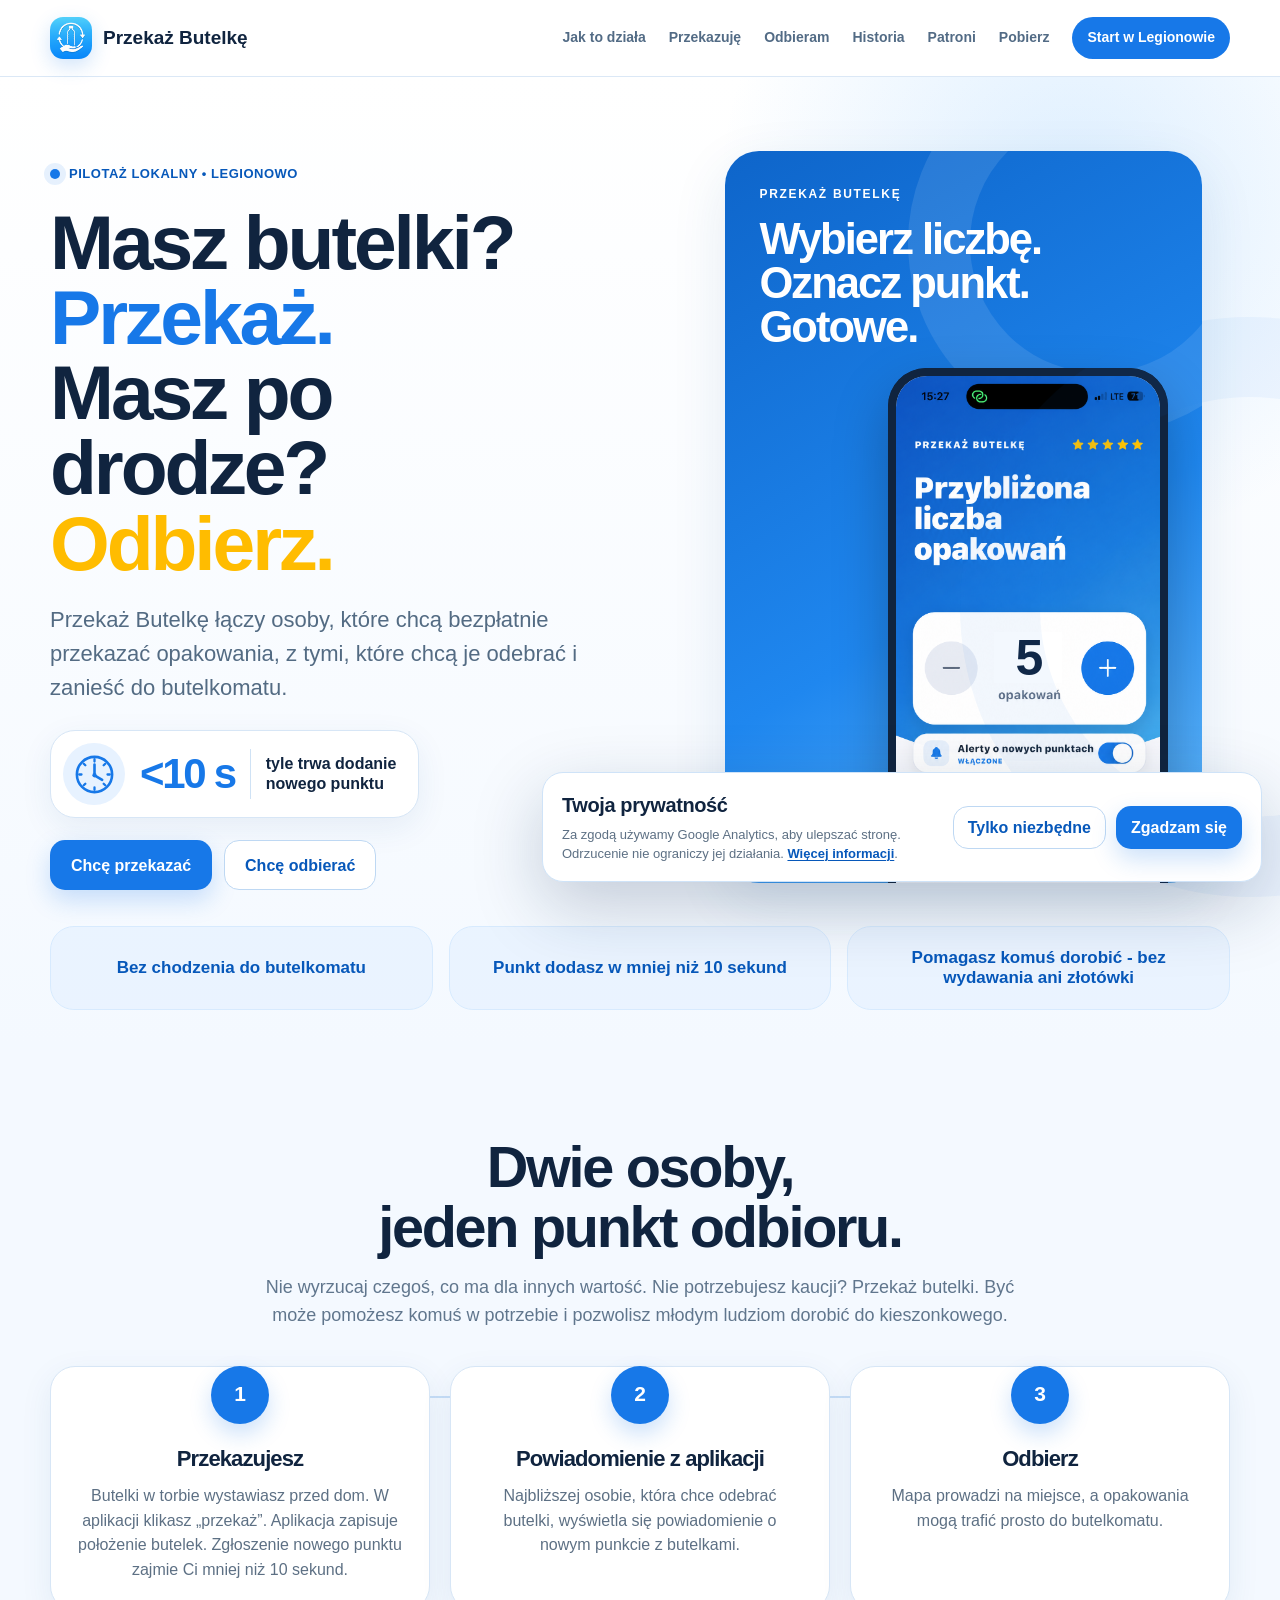
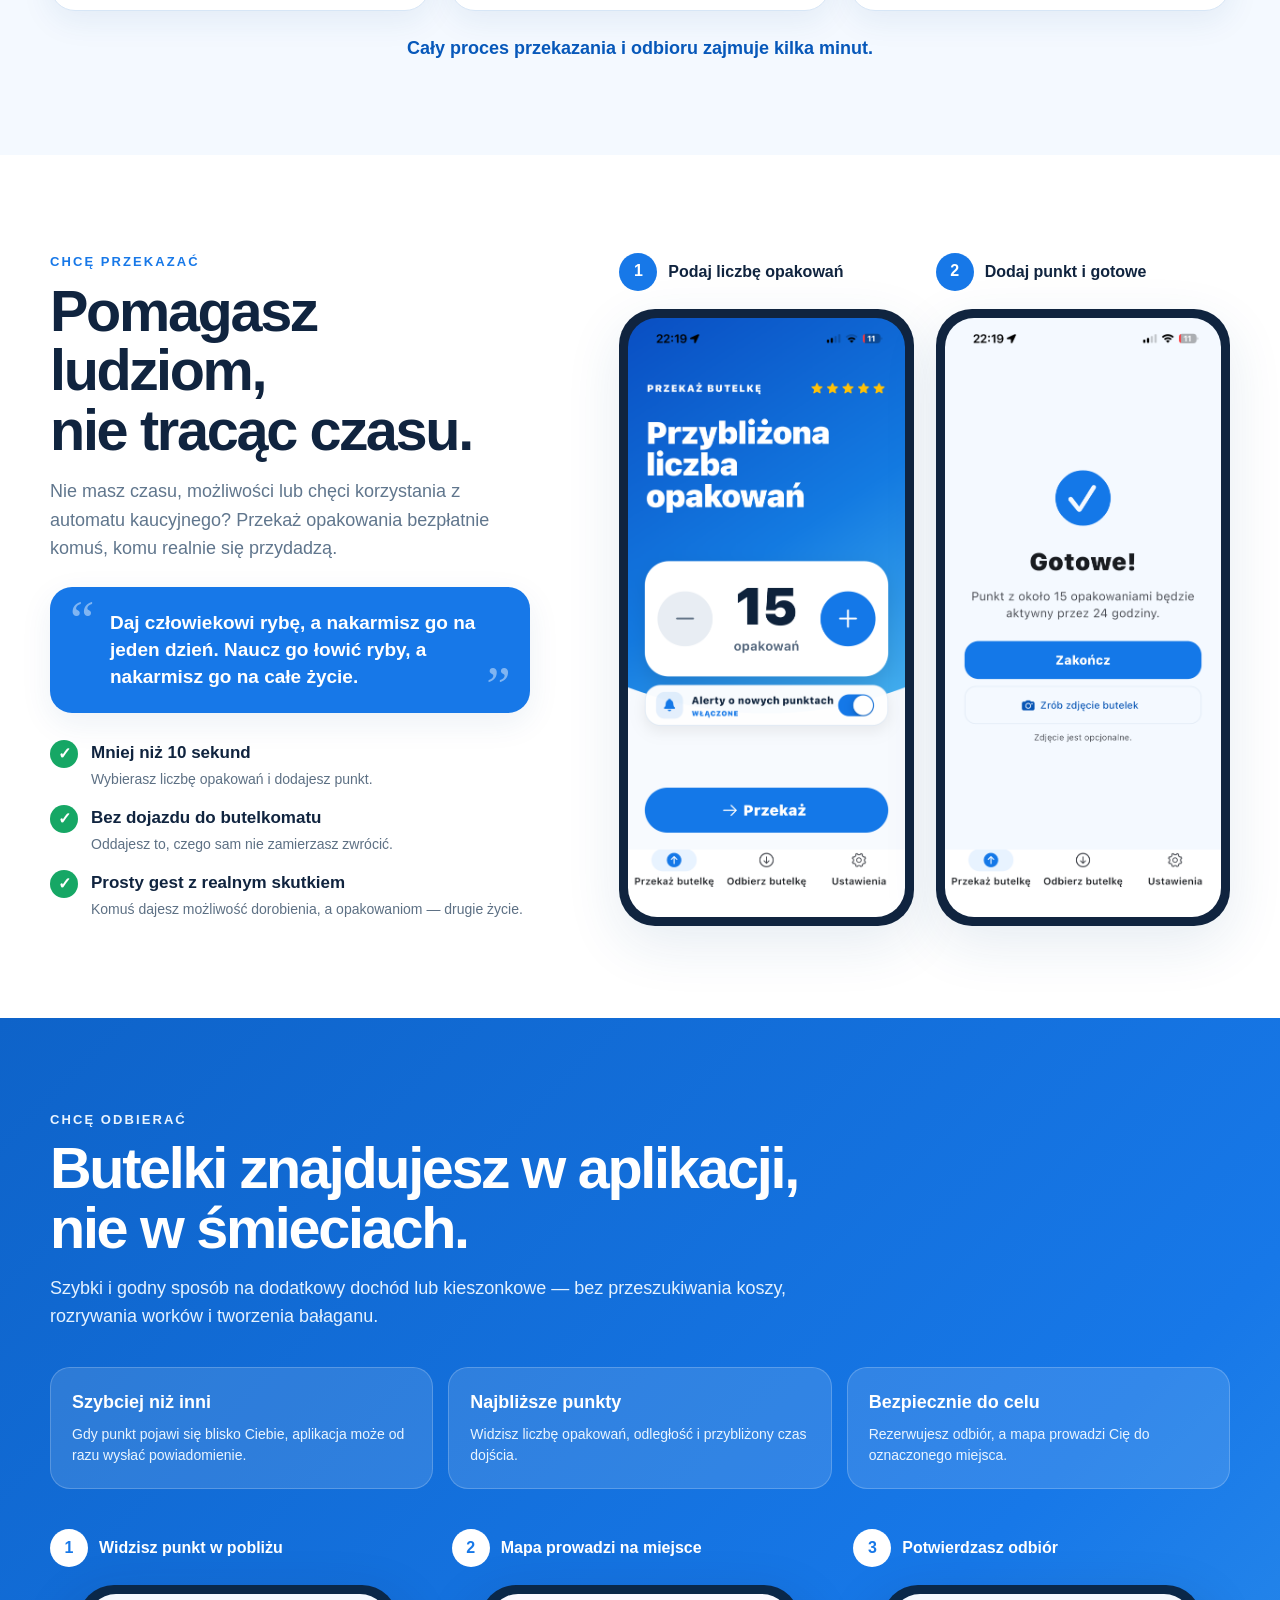
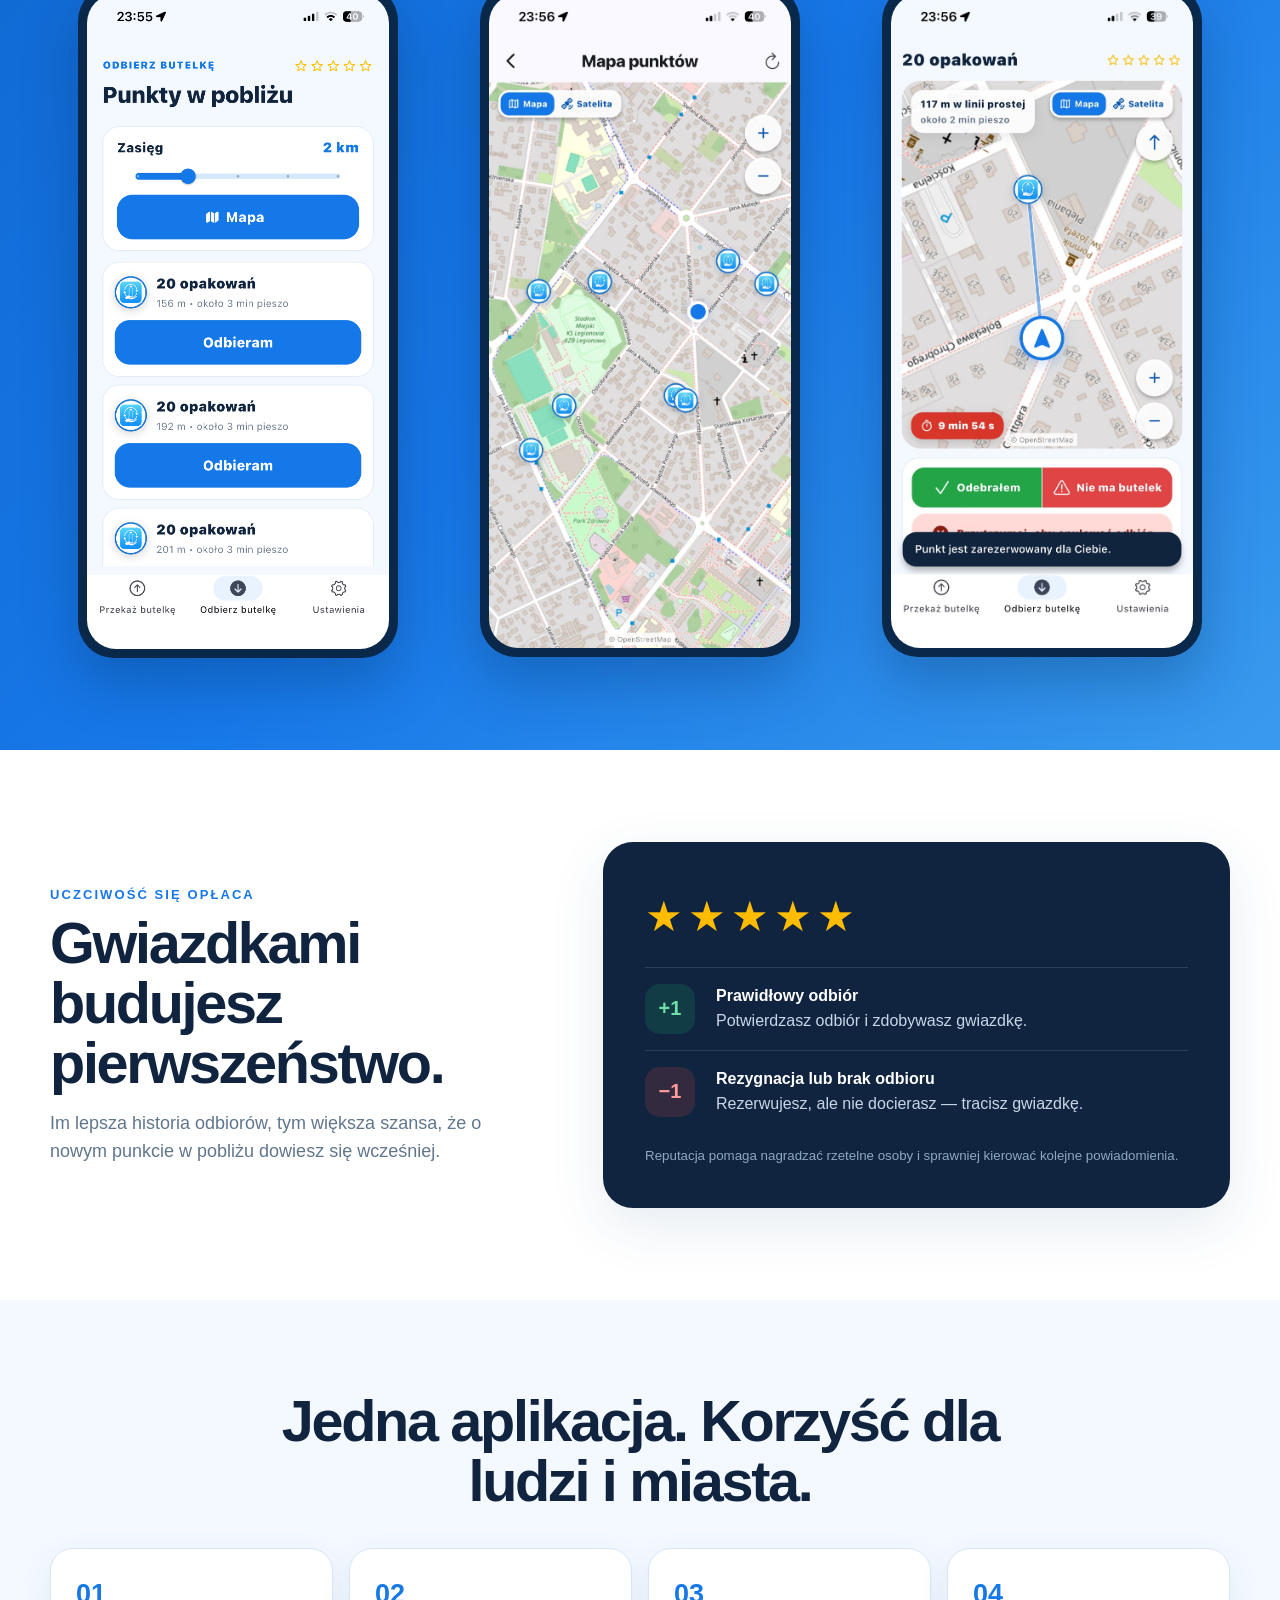
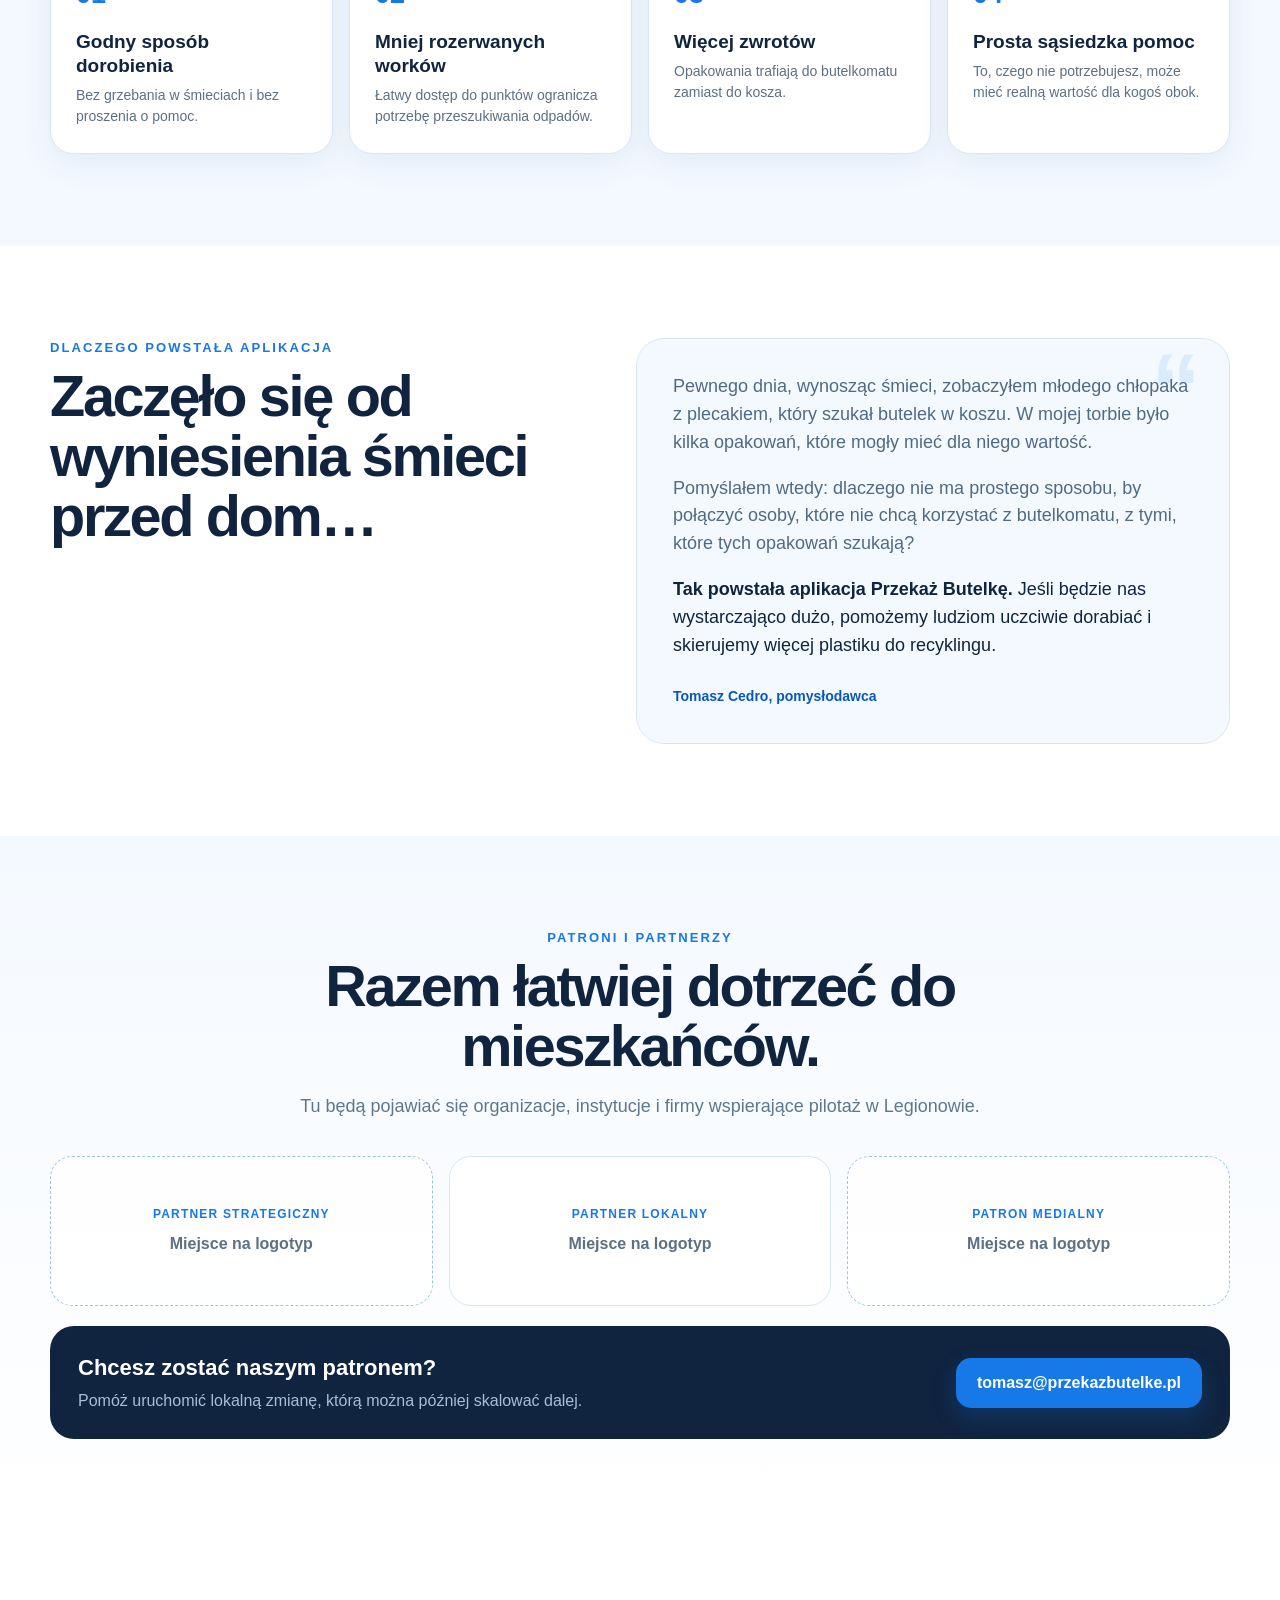
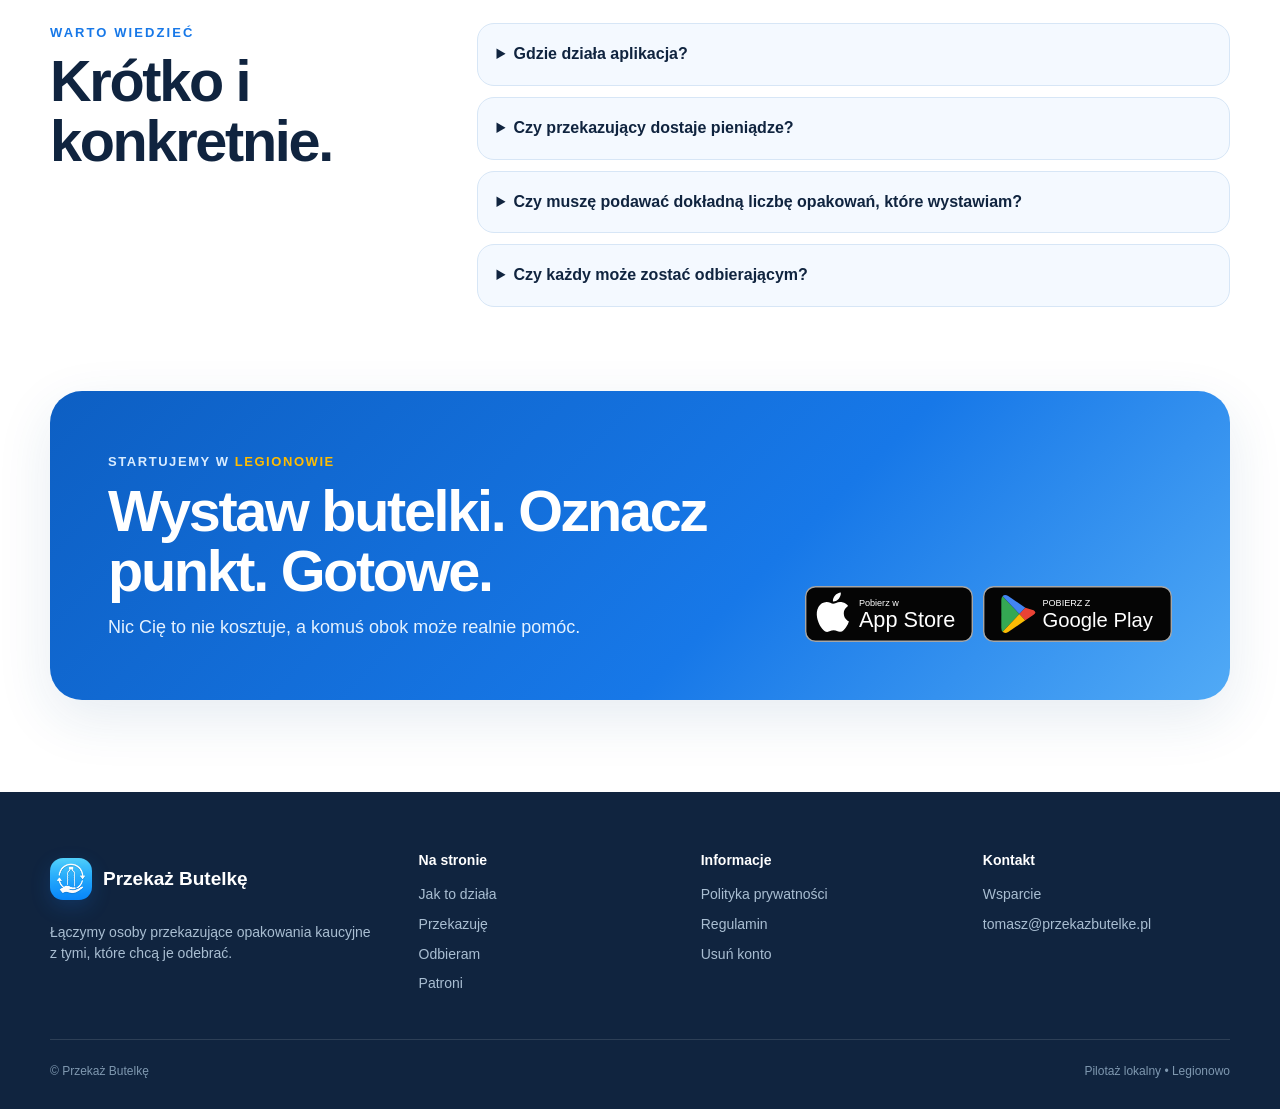
<file: index.html>
<!doctype html>
<html lang="pl">
<head>
  <script defer src="/assets/js/analytics-consent.js"></script>
  <meta charset="utf-8">
  <meta name="viewport" content="width=device-width,initial-scale=1">
  <title>Przekaż Butelkę – oddaj opakowania komuś, kto je odbierze</title>
  <meta name="description" content="Przekaż Butelkę łączy w Legionowie osoby przekazujące opakowania kaucyjne z tymi, które chcą je odebrać i zanieść do butelkomatu.">
  <meta name="keywords" content="Przekaż Butelkę, Legionowo, butelki kaucyjne, opakowania kaucyjne, system kaucyjny, butelkomat, odbiór butelek, recykling">
  <meta name="robots" content="index,follow,max-image-preview:large">
  <meta name="google-site-verification" content="WVdrHDHerFHvX2r8b_2_4iAAbvTKVZG02Ap72afDNwY">
  <meta name="theme-color" content="#f4f9ff">
  <link rel="canonical" href="https://przekazbutelke.pl/">
  <link rel="icon" type="image/png" href="/assets/images/favicon.png?v=2">
  <link rel="manifest" href="/site.webmanifest">
  <meta property="og:type" content="website">
  <meta property="og:locale" content="pl_PL">
  <meta property="og:title" content="Przekaż Butelkę – podaj wartość dalej">
  <meta property="og:description" content="Nowy punkt z butelkami dodasz w mniej niż 10 sekund. Pilotaż aplikacji startuje w Legionowie.">
  <meta property="og:url" content="https://przekazbutelke.pl/">
  <meta property="og:image" content="https://przekazbutelke.pl/assets/images/og-przekaz-butelke.png">
  <link rel="stylesheet" href="/assets/css/styles.css">
</head>
<body>
<a class="skip-link" href="#tresc">Przejdź do treści</a>
<header class="site-header">
  <div class="container nav">
    <a class="brand" href="/" aria-label="Przekaż Butelkę – strona główna">
      <img src="/assets/images/app-icon.png" alt="">
      <span>Przekaż Butelkę</span>
    </a>
    <nav class="nav-links" aria-label="Główna nawigacja">
      <a href="#jak-dziala">Jak to działa</a>
      <a href="#oddajacy">Przekazuję</a>
      <a href="#odbierajacy">Odbieram</a>
      <a href="#historia">Historia</a>
      <a href="#patroni">Patroni</a>
      <a href="/pobierz/">Pobierz</a>
      <a class="nav-cta" href="#dolacz">Start w Legionowie</a>
    </nav>
    <details class="mobile-menu">
      <summary>Menu</summary>
      <nav aria-label="Nawigacja mobilna">
        <a href="#jak-dziala">Jak to działa</a>
        <a href="#oddajacy">Przekazuję</a>
        <a href="#odbierajacy">Odbieram</a>
        <a href="#historia">Historia</a>
        <a href="#patroni">Patroni</a>
        <a href="/pobierz/">Pobierz</a>
        <a href="#dolacz">Start w Legionowie</a>
      </nav>
    </details>
  </div>
</header>

<main id="tresc">
  <section class="hero">
    <div class="container hero-grid">
      <div class="hero-copy">
        <div class="kicker"><span></span>Pilotaż lokalny • Legionowo</div>
        <h1>Masz butelki? <em>Przekaż.</em><br>Masz po drodze? <em class="hero-receive">Odbierz.</em></h1>
        <p class="hero-lead">Przekaż Butelkę łączy osoby, które chcą bezpłatnie przekazać opakowania, z tymi, które chcą je odebrać i zanieść do butelkomatu.</p>
        <div class="hero-time" aria-label="Dodanie punktu trwa mniej niż 10 sekund">
          <span class="hero-time-icon" aria-hidden="true">
            <svg viewBox="0 0 64 64" focusable="false">
              <circle cx="32" cy="32" r="23"></circle>
              <path d="M32 19v14l10 6"></path>
              <circle class="clock-center" cx="32" cy="33" r="2.8"></circle>
              <path class="clock-marks" d="M32 12v3M32 49v3M12 32h3M49 32h3M18 18l2 2M44 44l2 2M46 18l-2 2M20 44l-2 2"></path>
            </svg>
          </span>
          <strong>&lt;10 s</strong>
          <span class="hero-time-divider" aria-hidden="true"></span>
          <span class="hero-time-copy">tyle trwa dodanie<br>nowego punktu</span>
        </div>
        <div class="actions">
          <a class="btn btn-primary" href="#oddajacy">Chcę przekazać</a>
          <a class="btn btn-outline" href="#odbierajacy">Chcę odbierać</a>
        </div>
      </div>
      <div class="hero-visual" aria-label="Ekrany aplikacji Przekaż Butelkę">
        <div class="hero-card hero-card-main">
          <span class="mini-label">PRZEKAŻ BUTELKĘ</span>
          <strong>Wybierz liczbę.<br>Oznacz punkt.<br>Gotowe.</strong>
          <div class="phone-shell">
            <div class="counter-screen-stage" data-bottle-counter aria-label="Interaktywny podgląd wyboru liczby opakowań">
              <img class="counter-entry-screen" src="/assets/images/licznik-opakowan-ekran-bez-liczby.png" alt="Ekran aplikacji do wyboru liczby opakowań">
              <img class="counter-success-screen" data-counter-success src="/assets/images/gotowe-ekran-symulator.jpg" alt="Potwierdzenie: punkt z opakowaniami będzie aktywny przez 24 godziny">
              <span class="counter-success-copy" aria-hidden="true">Punkt z opakowaniami będzie<br>aktywny przez 24 godziny.</span>
              <button type="button" class="screen-counter-button screen-counter-minus" data-counter-decrease aria-label="Zmniejsz liczbę opakowań"></button>
              <strong class="screen-counter-value" data-counter-value aria-live="polite">5</strong>
              <button type="button" class="screen-counter-button screen-counter-plus" data-counter-increase aria-label="Zwiększ liczbę opakowań"></button>
              <button type="button" class="screen-counter-submit" data-counter-submit aria-label="Przekaż wybraną liczbę opakowań"></button>
              <button type="button" class="screen-counter-reset" data-counter-reset aria-label="Zakończ i wróć do wyboru liczby opakowań" disabled></button>
            </div>
          </div>
        </div>
      </div>
    </div>
    <div class="container benefit-strip" aria-label="Najważniejsze korzyści">
      <span>Bez chodzenia do butelkomatu</span>
      <span>Punkt dodasz w mniej niż 10 sekund</span>
      <span>Pomagasz komuś dorobić - bez wydawania ani złotówki</span>
    </div>
  </section>

  <section class="section section-soft" id="jak-dziala">
    <div class="container">
      <div class="section-heading centered">
        <h2>Dwie osoby,<br>jeden punkt odbioru.</h2>
        <p>Nie wyrzucaj czegoś, co ma dla innych wartość. Nie potrzebujesz kaucji? Przekaż butelki. Być może pomożesz komuś w potrzebie i pozwolisz młodym ludziom dorobić do kieszonkowego.</p>
      </div>
      <div class="steps-grid">
        <article class="step-card">
          <span class="step-number">1</span>
          <h3>Przekazujesz</h3>
          <p>Butelki w torbie wystawiasz przed dom. W aplikacji klikasz „przekaż”. Aplikacja zapisuje położenie butelek. Zgłoszenie nowego punktu zajmie Ci mniej niż 10 sekund.</p>
        </article>
        <article class="step-card">
          <span class="step-number">2</span>
          <h3>Powiadomienie z aplikacji</h3>
          <p>Najbliższej osobie, która chce odebrać butelki, wyświetla się powiadomienie o nowym punkcie z butelkami.</p>
        </article>
        <article class="step-card">
          <span class="step-number">3</span>
          <h3>Odbierz</h3>
          <p>Mapa prowadzi na miejsce, a opakowania mogą trafić prosto do butelkomatu.</p>
        </article>
      </div>
      <p class="process-summary">Cały proces przekazania i odbioru zajmuje kilka minut.</p>
    </div>
  </section>

  <section class="section" id="oddajacy">
    <div class="container split-layout">
      <div class="split-copy">
        <div class="eyebrow">Chcę przekazać</div>
        <h2>Pomagasz ludziom,<br>nie tracąc czasu.</h2>
        <p class="lead">Nie masz czasu, możliwości lub chęci korzystania z automatu kaucyjnego? Przekaż opakowania bezpłatnie komuś, komu realnie się przydadzą.</p>
        <div class="quote-card">
          <span>“</span>
          <strong>Daj człowiekowi rybę, a nakarmisz go na jeden dzień. Naucz go łowić ryby, a nakarmisz go na całe życie.</strong>
        </div>
        <ul class="check-list">
          <li><span>✓</span><div><strong>Mniej niż 10 sekund</strong><small>Wybierasz liczbę opakowań i dodajesz punkt.</small></div></li>
          <li><span>✓</span><div><strong>Bez dojazdu do butelkomatu</strong><small>Oddajesz to, czego sam nie zamierzasz zwrócić.</small></div></li>
          <li><span>✓</span><div><strong>Prosty gest z realnym skutkiem</strong><small>Komuś dajesz możliwość dorobienia, a opakowaniom — drugie życie.</small></div></li>
        </ul>
      </div>
      <div class="screens two-screens" aria-label="Jak przekazać butelki">
        <figure class="screen-card">
          <figcaption><span>1</span><strong>Podaj liczbę opakowań</strong></figcaption>
          <div class="phone-frame"><img src="/assets/images/oddajacy-liczba.png" alt="Wybór przybliżonej liczby opakowań"></div>
        </figure>
        <figure class="screen-card offset">
          <figcaption><span>2</span><strong>Dodaj punkt i gotowe</strong></figcaption>
          <div class="phone-frame"><img src="/assets/images/oddajacy-gotowe.png" alt="Potwierdzenie dodania punktu odbioru"></div>
        </figure>
      </div>
    </div>
  </section>

  <section class="section section-blue" id="odbierajacy">
    <div class="container">
      <div class="section-heading light-heading">
        <div class="eyebrow">Chcę odbierać</div>
        <h2>Butelki znajdujesz w aplikacji, nie w śmieciach.</h2>
        <p>Szybki i godny sposób na dodatkowy dochód lub kieszonkowe — bez przeszukiwania koszy, rozrywania worków i tworzenia bałaganu.</p>
      </div>
      <div class="receiver-benefits">
        <article><strong>Szybciej niż inni</strong><p>Gdy punkt pojawi się blisko Ciebie, aplikacja może od razu wysłać powiadomienie.</p></article>
        <article><strong>Najbliższe punkty</strong><p>Widzisz liczbę opakowań, odległość i przybliżony czas dojścia.</p></article>
        <article><strong>Bezpiecznie do celu</strong><p>Rezerwujesz odbiór, a mapa prowadzi Cię do oznaczonego miejsca.</p></article>
      </div>
      <div class="receiver-flow" aria-label="Jak odebrać butelki">
        <figure class="flow-screen">
          <figcaption><span>1</span><strong>Widzisz punkt w pobliżu</strong></figcaption>
          <div class="phone-frame"><img src="/assets/images/odbierajacy-lista.png" alt="Lista dostępnych punktów w pobliżu"></div>
        </figure>
        <figure class="flow-screen">
          <figcaption><span>2</span><strong>Mapa prowadzi na miejsce</strong></figcaption>
          <div class="phone-frame"><img src="/assets/images/odbierajacy-mapa.jpg" alt="Mapa z punktem odbioru"></div>
        </figure>
        <figure class="flow-screen">
          <figcaption><span>3</span><strong>Potwierdzasz odbiór</strong></figcaption>
          <div class="phone-frame"><img src="/assets/images/odbierajacy-aktywny.jpg" alt="Ekran aktywnego odbioru opakowań"></div>
        </figure>
      </div>
      <div class="receiver-pagination" aria-label="Ekrany odbioru butelek">
        <button type="button" data-receiver-slide="0" aria-label="Pokaż ekran 1" aria-current="true"></button>
        <button type="button" data-receiver-slide="1" aria-label="Pokaż ekran 2"></button>
        <button type="button" data-receiver-slide="2" aria-label="Pokaż ekran 3"></button>
      </div>
    </div>
  </section>

  <section class="section reputation-section">
    <div class="container reputation-grid">
      <div>
        <div class="eyebrow">Uczciwość się opłaca</div>
        <h2>Gwiazdkami budujesz pierwszeństwo.</h2>
        <p class="lead">Im lepsza historia odbiorów, tym większa szansa, że o nowym punkcie w pobliżu dowiesz się wcześniej.</p>
      </div>
      <div class="reputation-card">
        <div class="stars" aria-label="Pięć gwiazdek">★★★★★</div>
        <div class="reputation-row"><span class="plus">+1</span><p><strong>Prawidłowy odbiór</strong><br>Potwierdzasz odbiór i zdobywasz gwiazdkę.</p></div>
        <div class="reputation-row"><span class="minus">−1</span><p><strong>Rezygnacja lub brak odbioru</strong><br>Rezerwujesz, ale nie docierasz — tracisz gwiazdkę.</p></div>
        <small>Reputacja pomaga nagradzać rzetelne osoby i sprawniej kierować kolejne powiadomienia.</small>
      </div>
    </div>
  </section>

  <section class="section section-soft" id="dlaczego">
    <div class="container">
      <div class="section-heading centered">
        <h2>Jedna aplikacja. Korzyść dla ludzi i miasta.</h2>
      </div>
      <div class="impact-grid">
        <article><span>01</span><strong>Godny sposób dorobienia</strong><p>Bez grzebania w śmieciach i bez proszenia o pomoc.</p></article>
        <article><span>02</span><strong>Mniej rozerwanych worków</strong><p>Łatwy dostęp do punktów ogranicza potrzebę przeszukiwania odpadów.</p></article>
        <article><span>03</span><strong>Więcej zwrotów</strong><p>Opakowania trafiają do butelkomatu zamiast do kosza.</p></article>
        <article><span>04</span><strong>Prosta sąsiedzka pomoc</strong><p>To, czego nie potrzebujesz, może mieć realną wartość dla kogoś obok.</p></article>
      </div>
    </div>
  </section>

  <section class="section story-section" id="historia">
    <div class="container story-grid">
      <div class="story-title">
        <div class="eyebrow">Dlaczego powstała aplikacja</div>
        <h2>Zaczęło się od wyniesienia śmieci przed dom…</h2>
      </div>
      <div class="story-copy">
        <p>Pewnego dnia, wynosząc śmieci, zobaczyłem młodego chłopaka z plecakiem, który szukał butelek w koszu. W mojej torbie było kilka opakowań, które mogły mieć dla niego wartość.</p>
        <p>Pomyślałem wtedy: dlaczego nie ma prostego sposobu, by połączyć osoby, które nie chcą korzystać z butelkomatu, z tymi, które tych opakowań szukają?</p>
        <p class="story-ending"><strong>Tak powstała aplikacja Przekaż Butelkę.</strong> Jeśli będzie nas wystarczająco dużo, pomożemy ludziom uczciwie dorabiać i skierujemy więcej plastiku do recyklingu.</p>
        <span class="signature">Tomasz Cedro, pomysłodawca</span>
      </div>
    </div>
  </section>

  <section class="section patrons-section" id="patroni">
    <div class="container">
      <div class="section-heading centered">
        <div class="eyebrow">Patroni i partnerzy</div>
        <h2>Razem łatwiej dotrzeć do mieszkańców.</h2>
        <p>Tu będą pojawiać się organizacje, instytucje i firmy wspierające pilotaż w Legionowie.</p>
      </div>
      <div class="patron-grid" aria-label="Miejsca dla patronów">
        <div><span>Partner strategiczny</span><strong>Miejsce na logotyp</strong></div>
        <div class="patron-filled">
          <span>Partner lokalny</span>
          <strong>Miejsce na logotyp</strong>
        </div>
        <div><span>Patron medialny</span><strong>Miejsce na logotyp</strong></div>
      </div>
      <div class="patron-cta">
        <div><strong>Chcesz zostać naszym patronem?</strong><p>Pomóż uruchomić lokalną zmianę, którą można później skalować dalej.</p></div>
        <a class="btn btn-primary" href="mailto:tomasz@przekazbutelke.pl">tomasz@przekazbutelke.pl</a>
      </div>
    </div>
  </section>

  <section class="section faq-section">
    <div class="container faq-grid">
      <div>
        <div class="eyebrow">Warto wiedzieć</div>
        <h2>Krótko i konkretnie.</h2>
      </div>
      <div class="faq">
        <details><summary>Gdzie działa aplikacja?</summary><p>Pilotaż startuje w Legionowie. Zasięg będzie rozszerzany wraz z rozwojem lokalnej społeczności.</p></details>
        <details><summary>Czy przekazujący dostaje pieniądze?</summary><p>Nie. Opakowania przekazuje bezpłatnie. Korzyścią jest wygoda i satysfakcja z czynienia dobra dla kogoś innego.</p></details>
        <details><summary>Czy muszę podawać dokładną liczbę opakowań, które wystawiam?</summary><p>Nie. W aplikacji podajesz przybliżoną liczbę, aby odbierający wiedział, czego się spodziewać.</p></details>
        <details><summary>Czy każdy może zostać odbierającym?</summary><p>Tak. Każdy może zostać odbierającym, niezależnie od tego, czy kiedykolwiek przekazywał butelki. Nie trzeba dodatkowo się rejestrować — wystarczy włączyć powiadomienia o nowych butelkach.</p></details>
      </div>
    </div>
  </section>

  <section class="section cta-section" id="dolacz">
    <div class="container">
      <div class="cta">
        <div>
          <span class="cta-kicker">Startujemy w <strong>Legionowie</strong></span>
          <h2>Wystaw butelki. Oznacz punkt. Gotowe.</h2>
          <p>Nic Cię to nie kosztuje, a komuś obok może realnie pomóc.</p>
        </div>
        <div class="store-row" aria-label="Pobierz aplikację">
          <a class="store-download-badge" href="https://apps.apple.com/pl/app/przeka%C5%BC-butelk%C4%99/id6800759953" target="_blank" rel="noopener noreferrer" aria-label="Pobierz Przekaż Butelkę w App Store">
            <img src="/assets/images/app-store-badge.svg" alt="Pobierz w App Store" width="240" height="80">
          </a>
          <a class="store-download-badge" href="https://play.google.com/store/apps/details?id=pl.przekazbutelke.app&amp;hl=pl" target="_blank" rel="noopener noreferrer" aria-label="Pobierz Przekaż Butelkę z Google Play">
            <img src="/assets/images/google-play-badge.svg" alt="Pobierz z Google Play" width="270" height="80">
          </a>
        </div>
      </div>
    </div>
  </section>
</main>

<footer class="footer">
  <div class="container footer-grid">
    <div class="footer-brand">
      <a class="brand" href="/"><img src="/assets/images/app-icon.png" alt=""><span>Przekaż Butelkę</span></a>
      <p>Łączymy osoby przekazujące opakowania kaucyjne z tymi, które chcą je odebrać.</p>
    </div>
    <div><h4>Na stronie</h4><a href="#jak-dziala">Jak to działa</a><a href="#oddajacy">Przekazuję</a><a href="#odbierajacy">Odbieram</a><a href="#patroni">Patroni</a></div>
    <div><h4>Informacje</h4><a href="/polityka-prywatnosci/">Polityka prywatności</a><a href="/regulamin/">Regulamin</a><a href="/usun-konto/">Usuń konto</a></div>
    <div><h4>Kontakt</h4><a href="/wsparcie/">Wsparcie</a><a href="mailto:tomasz@przekazbutelke.pl">tomasz@przekazbutelke.pl</a></div>
  </div>
  <div class="container footer-bottom"><span>© Przekaż Butelkę</span><span>Pilotaż lokalny • Legionowo</span></div>
</footer>
<script src="/assets/js/main.js?v=6"></script>
</body>
</html>
</file>
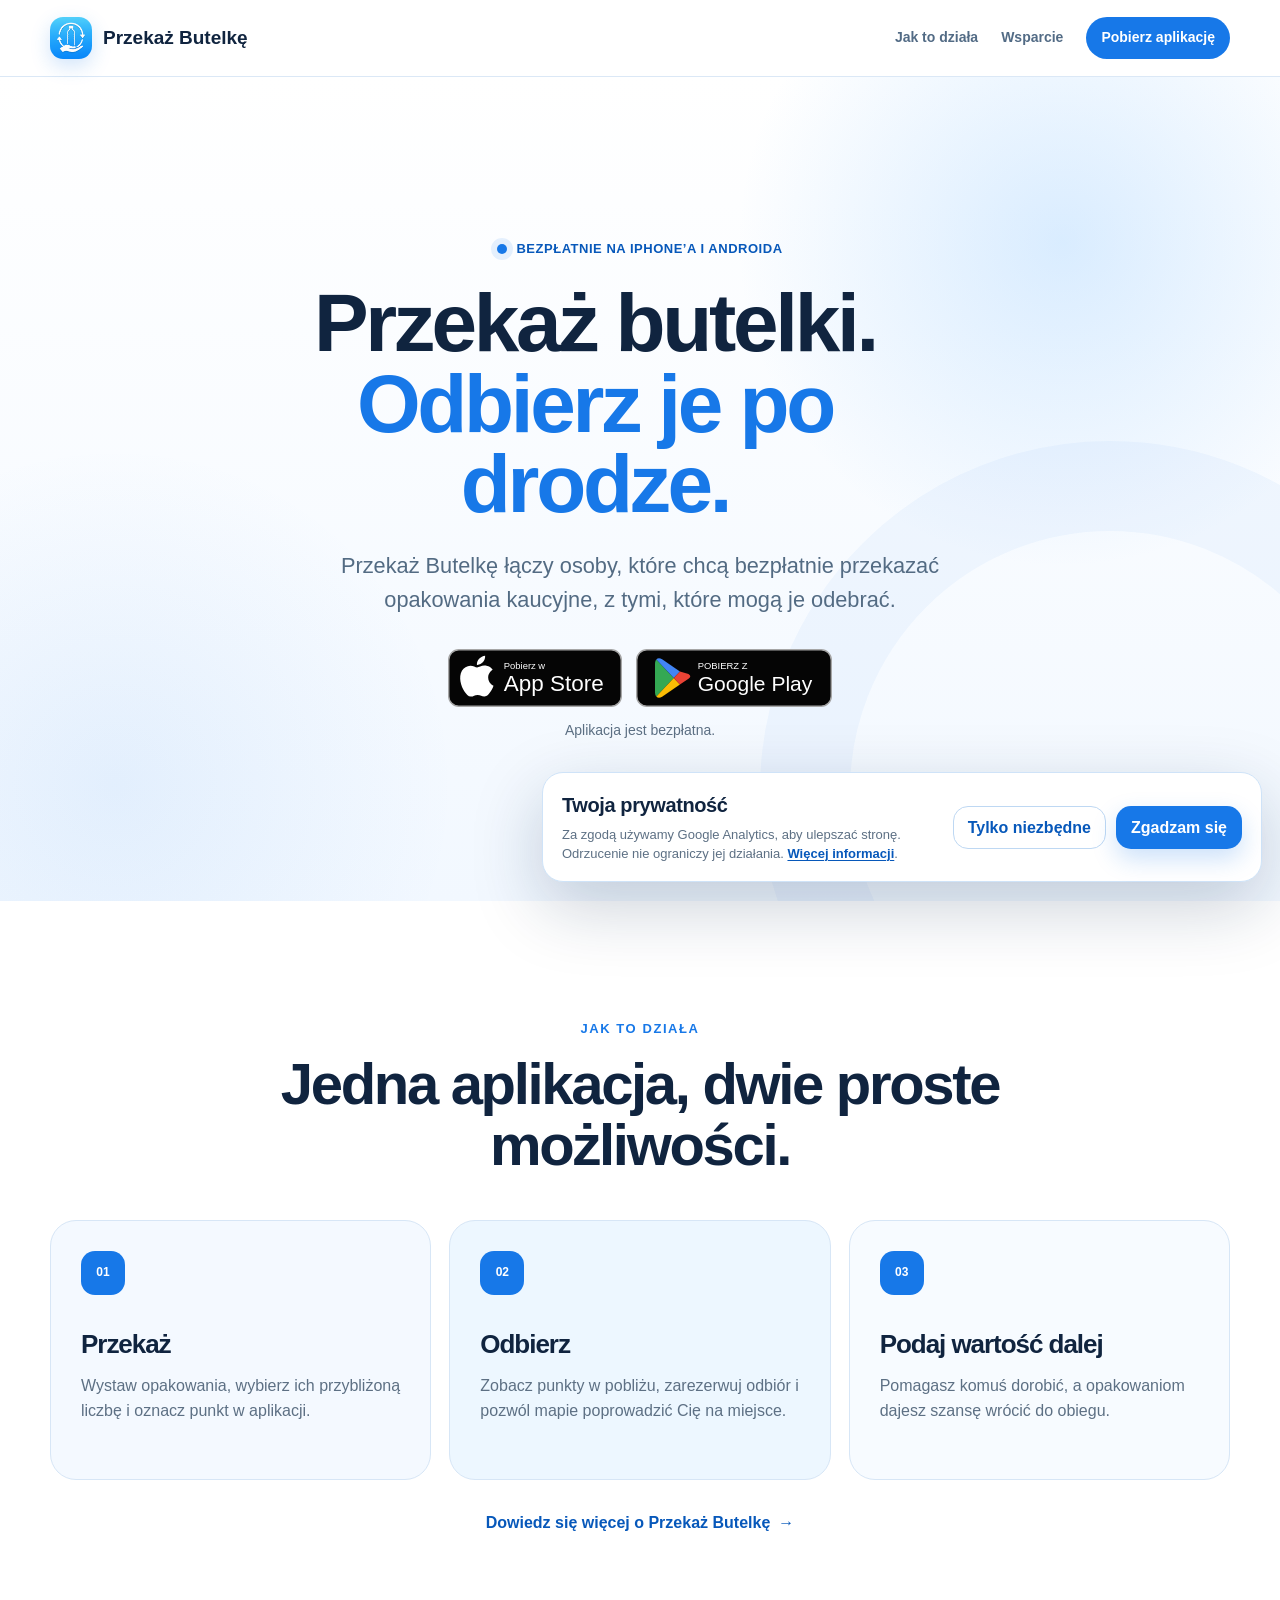
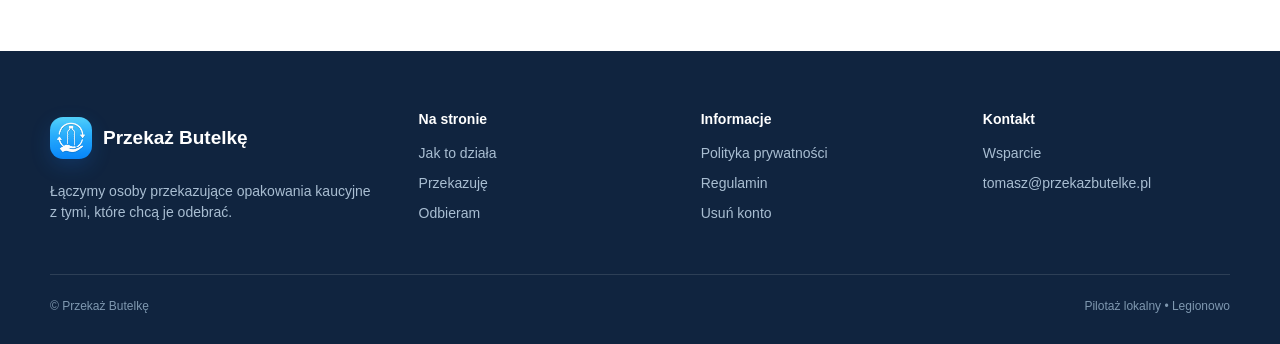
<file: pobierz/index.html>
<!doctype html>
<html lang="pl">
<head>
  <script defer src="/assets/js/analytics-consent.js"></script>
  <meta charset="utf-8">
  <meta name="viewport" content="width=device-width,initial-scale=1">
  <title>Pobierz Przekaż Butelkę na iPhone’a lub Androida</title>
  <meta name="description" content="Pobierz bezpłatną aplikację Przekaż Butelkę na iPhone’a lub Androida. Przekazuj i odbieraj opakowania kaucyjne w swojej okolicy.">
  <meta name="robots" content="index,follow,max-image-preview:large">
  <meta name="theme-color" content="#f4f9ff">
  <meta name="apple-itunes-app" content="app-id=6800759953">
  <link rel="canonical" href="https://przekazbutelke.pl/pobierz/">
  <link rel="icon" type="image/png" href="/assets/images/favicon.png?v=2">
  <link rel="manifest" href="/site.webmanifest">
  <meta property="og:type" content="website">
  <meta property="og:locale" content="pl_PL">
  <meta property="og:title" content="Pobierz aplikację Przekaż Butelkę">
  <meta property="og:description" content="Przekazuj i odbieraj opakowania kaucyjne w swojej okolicy. Aplikacja jest dostępna na iPhone’a i Androida.">
  <meta property="og:url" content="https://przekazbutelke.pl/pobierz/">
  <meta property="og:image" content="https://przekazbutelke.pl/assets/images/og-pobierz.png">
  <meta property="og:image:secure_url" content="https://przekazbutelke.pl/assets/images/og-pobierz.png">
  <meta property="og:image:type" content="image/png">
  <meta property="og:image:width" content="1200">
  <meta property="og:image:height" content="630">
  <meta property="og:image:alt" content="Pobierz aplikację Przekaż Butelkę na iPhone’a i Androida">
  <meta name="twitter:card" content="summary_large_image">
  <meta name="twitter:image" content="https://przekazbutelke.pl/assets/images/og-pobierz.png">
  <link rel="stylesheet" href="/assets/css/styles.css">
  <link rel="stylesheet" href="/assets/css/download.css">
  <script type="application/ld+json">
  {
    "@context": "https://schema.org",
    "@type": "MobileApplication",
    "name": "Przekaż Butelkę",
    "applicationCategory": "LifestyleApplication",
    "operatingSystem": "iOS, Android",
    "offers": {
      "@type": "Offer",
      "price": "0",
      "priceCurrency": "PLN"
    },
    "downloadUrl": [
      "https://apps.apple.com/pl/app/przeka%C5%BC-butelk%C4%99/id6800759953",
      "https://play.google.com/store/apps/details?id=pl.przekazbutelke.app&hl=pl"
    ]
  }
  </script>
</head>
<body class="download-page">
<a class="skip-link" href="#tresc">Przejdź do treści</a>
<header class="site-header">
  <div class="container nav">
    <a class="brand" href="/" aria-label="Przekaż Butelkę - strona główna">
      <img src="/assets/images/app-icon.png" alt="">
      <span>Przekaż Butelkę</span>
    </a>
    <nav class="nav-links" aria-label="Główna nawigacja">
      <a href="/#jak-dziala">Jak to działa</a>
      <a href="/wsparcie/">Wsparcie</a>
      <a class="nav-cta" href="#sklepy" aria-current="page">Pobierz aplikację</a>
    </nav>
    <details class="mobile-menu">
      <summary>Menu</summary>
      <nav aria-label="Nawigacja mobilna">
        <a href="/#jak-dziala">Jak to działa</a>
        <a href="/wsparcie/">Wsparcie</a>
        <a href="#sklepy" aria-current="page">Pobierz aplikację</a>
      </nav>
    </details>
  </div>
</header>

<main id="tresc">
  <section class="download-hero">
    <div class="container download-hero-grid">
      <div class="download-copy">
        <div class="kicker"><span></span>Bezpłatnie na iPhone’a i Androida</div>
        <h1>Przekaż butelki.<br><em>Odbierz je po drodze.</em></h1>
        <p class="download-lead">Przekaż Butelkę łączy osoby, które chcą bezpłatnie przekazać opakowania kaucyjne, z tymi, które mogą je odebrać.</p>
        <div class="download-stores" id="sklepy" aria-label="Pobierz aplikację">
          <a class="store-badge" href="https://apps.apple.com/pl/app/przeka%C5%BC-butelk%C4%99/id6800759953" target="_blank" rel="noopener noreferrer" aria-label="Pobierz Przekaż Butelkę w App Store">
            <img src="/assets/images/app-store-badge.svg" alt="Pobierz w App Store" width="240" height="80">
          </a>
          <a class="store-badge" href="https://play.google.com/store/apps/details?id=pl.przekazbutelke.app&amp;hl=pl" target="_blank" rel="noopener noreferrer" aria-label="Pobierz Przekaż Butelkę z Google Play">
            <img src="/assets/images/google-play-badge.svg" alt="Pobierz z Google Play" width="270" height="80">
          </a>
        </div>
        <p class="download-note">Aplikacja jest bezpłatna.</p>
      </div>

    </div>
  </section>

  <section class="download-benefits" aria-labelledby="korzysci">
    <div class="container">
      <div class="download-heading">
        <span>Jak to działa</span>
        <h2 id="korzysci">Jedna aplikacja, dwie proste możliwości.</h2>
      </div>
      <div class="download-cards">
        <article>
          <span class="card-number">01</span>
          <h3>Przekaż</h3>
          <p>Wystaw opakowania, wybierz ich przybliżoną liczbę i oznacz punkt w aplikacji.</p>
        </article>
        <article>
          <span class="card-number">02</span>
          <h3>Odbierz</h3>
          <p>Zobacz punkty w pobliżu, zarezerwuj odbiór i pozwól mapie poprowadzić Cię na miejsce.</p>
        </article>
        <article>
          <span class="card-number">03</span>
          <h3>Podaj wartość dalej</h3>
          <p>Pomagasz komuś dorobić, a opakowaniom dajesz szansę wrócić do obiegu.</p>
        </article>
      </div>
      <a class="download-more" href="/#jak-dziala">Dowiedz się więcej o Przekaż Butelkę <span aria-hidden="true">→</span></a>
    </div>
  </section>
</main>

<footer class="footer">
  <div class="container footer-grid">
    <div class="footer-brand">
      <a class="brand" href="/"><img src="/assets/images/app-icon.png" alt=""><span>Przekaż Butelkę</span></a>
      <p>Łączymy osoby przekazujące opakowania kaucyjne z tymi, które chcą je odebrać.</p>
    </div>
    <div><h4>Na stronie</h4><a href="/#jak-dziala">Jak to działa</a><a href="/#oddajacy">Przekazuję</a><a href="/#odbierajacy">Odbieram</a></div>
    <div><h4>Informacje</h4><a href="/polityka-prywatnosci/">Polityka prywatności</a><a href="/regulamin/">Regulamin</a><a href="/usun-konto/">Usuń konto</a></div>
    <div><h4>Kontakt</h4><a href="/wsparcie/">Wsparcie</a><a href="mailto:tomasz@przekazbutelke.pl">tomasz@przekazbutelke.pl</a></div>
  </div>
  <div class="container footer-bottom"><span>© Przekaż Butelkę</span><span>Pilotaż lokalny • Legionowo</span></div>
</footer>
</body>
</html>
</file>
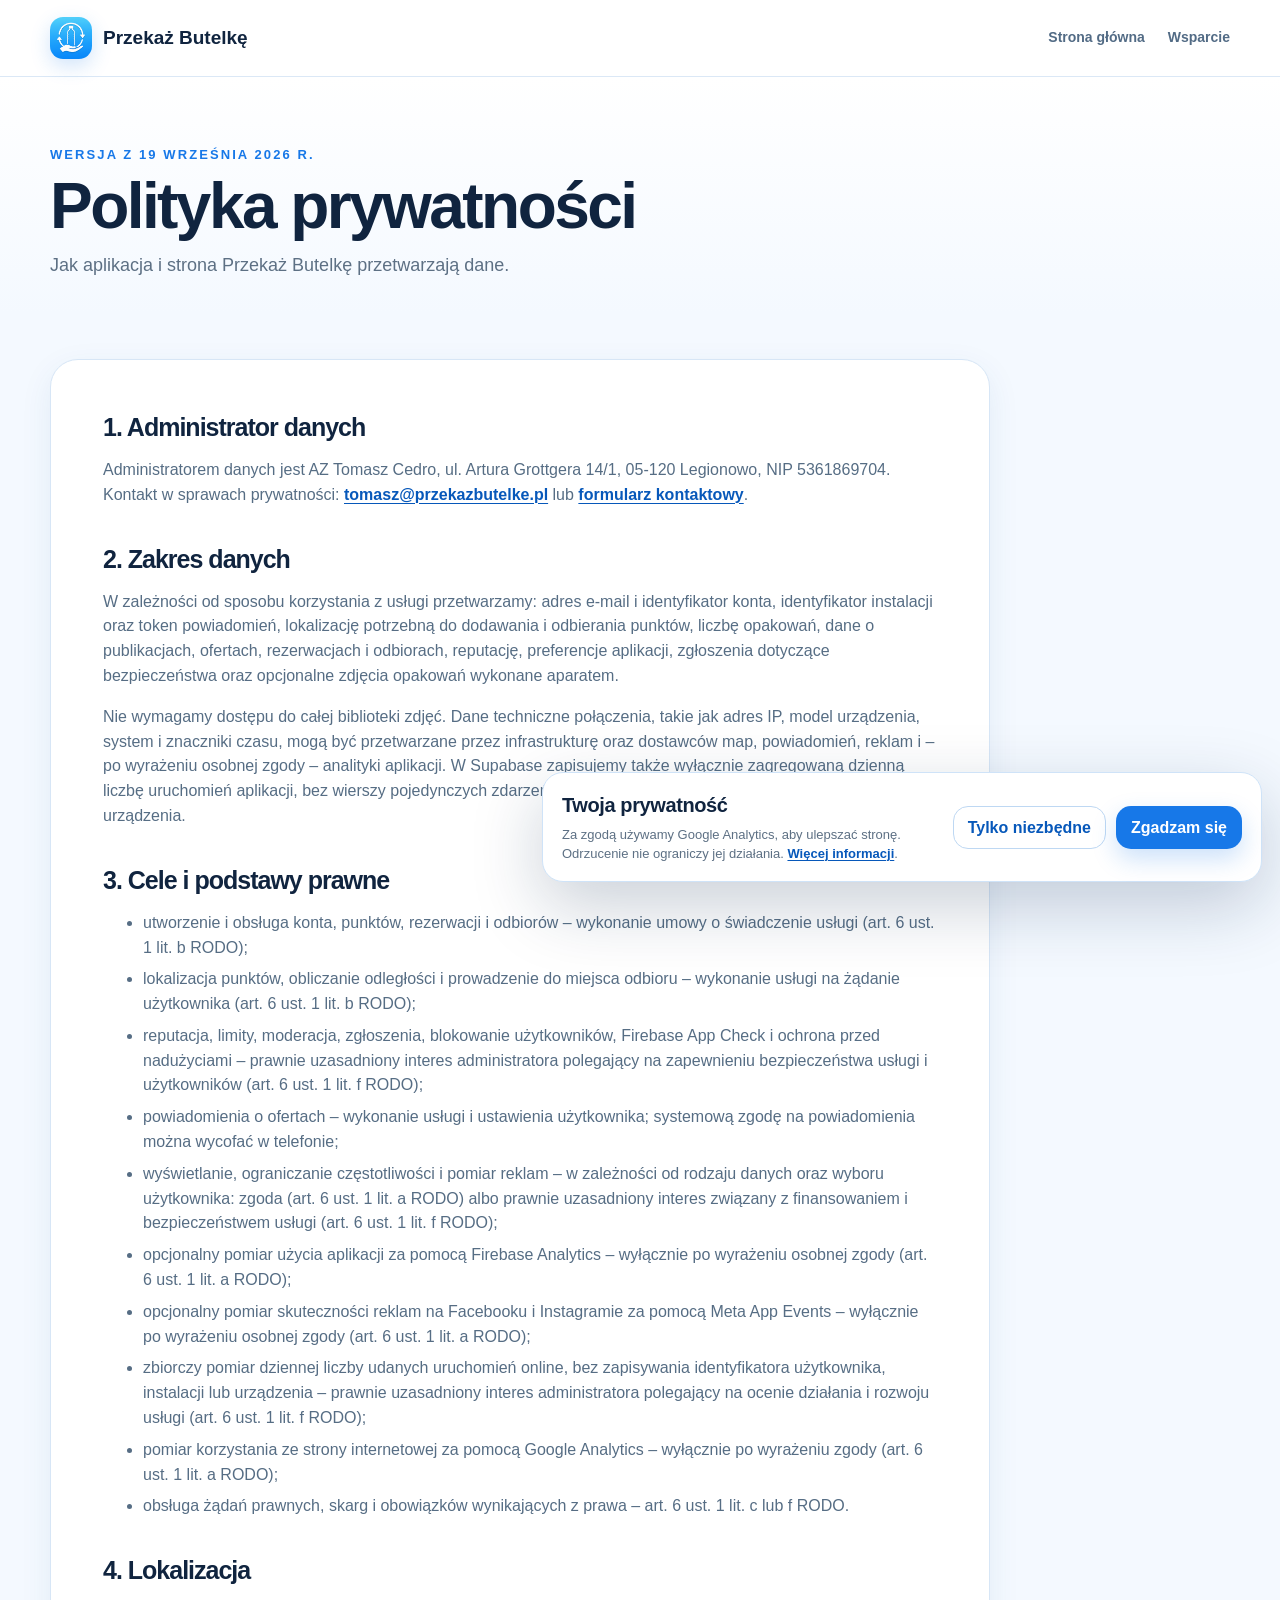
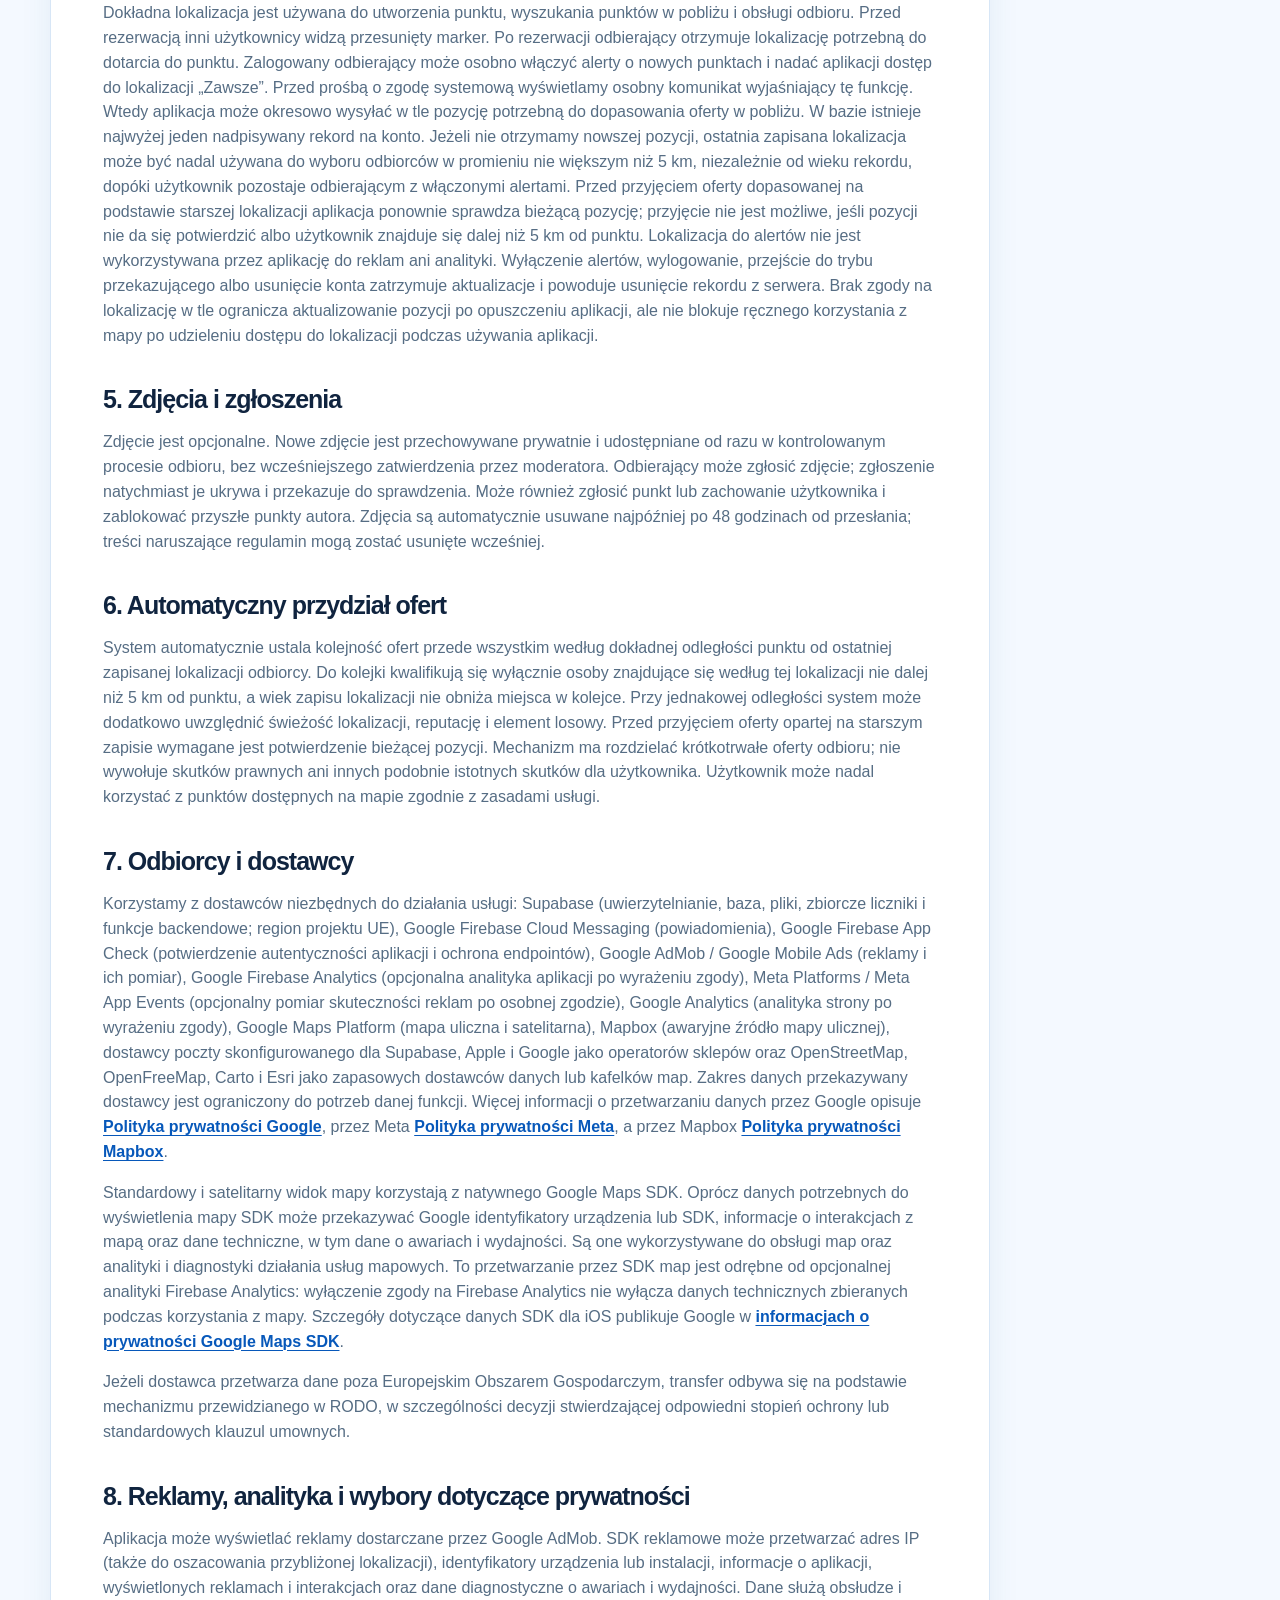
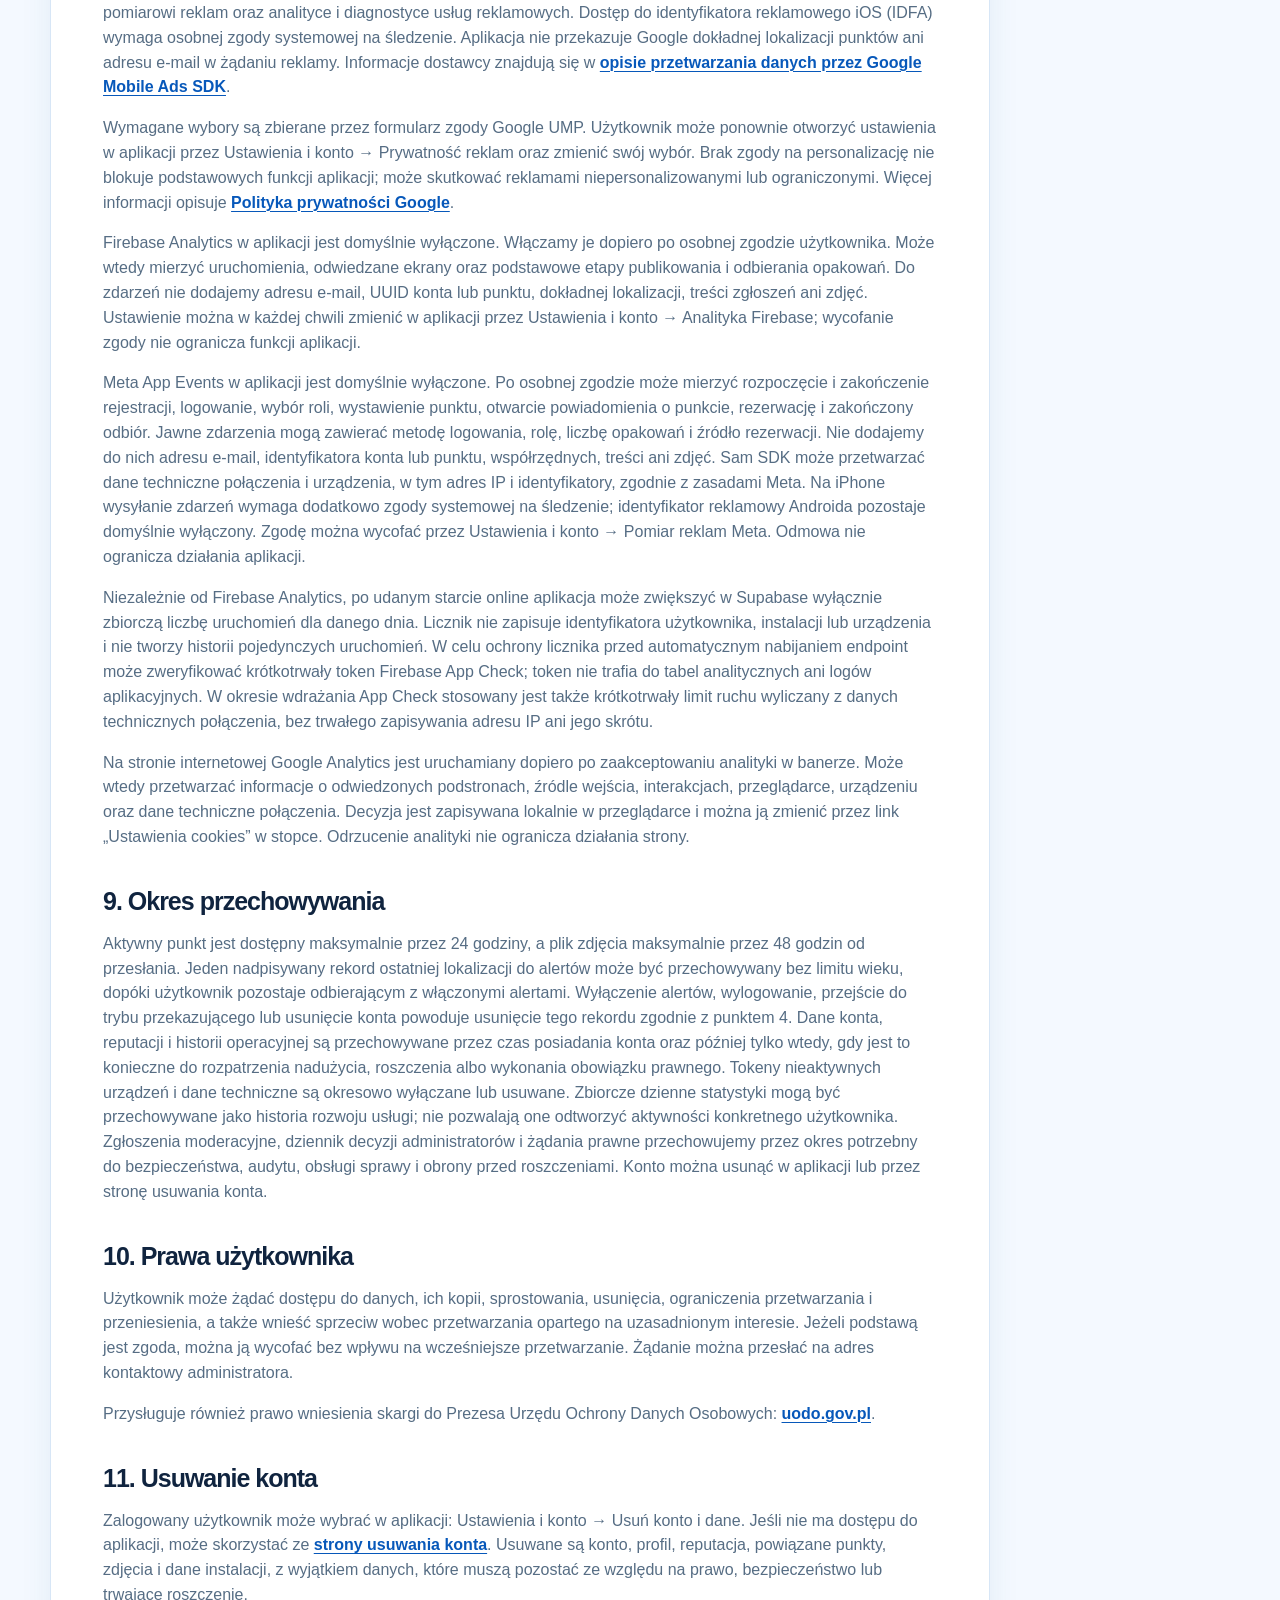
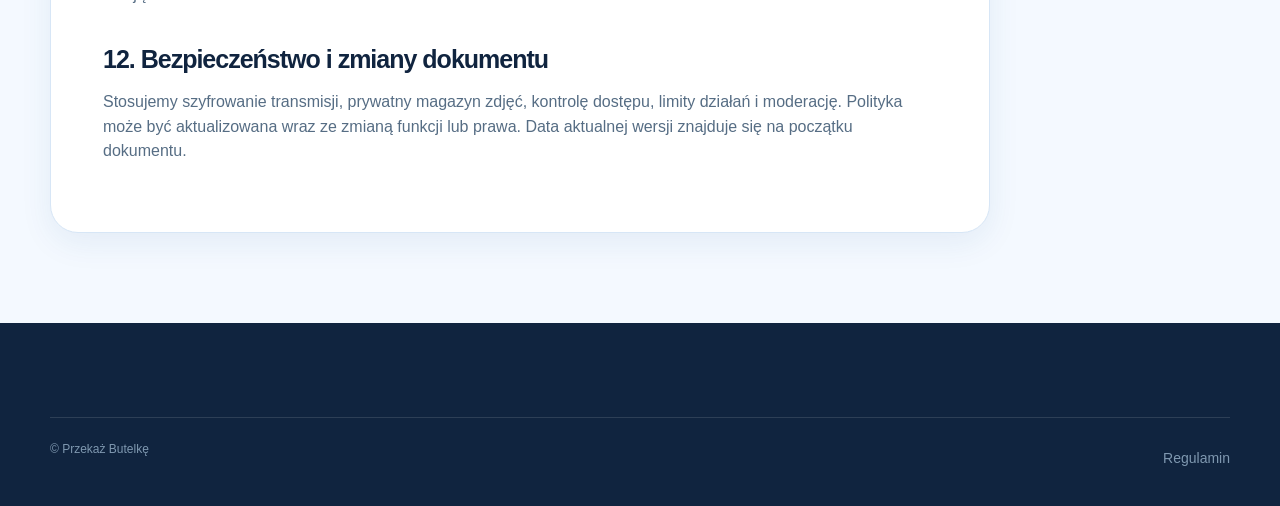
<file: polityka-prywatnosci/index.html>
<!doctype html>
<html lang="pl">
<head>
  <script defer src="/assets/js/analytics-consent.js"></script>
  <meta charset="utf-8">
  <meta name="viewport" content="width=device-width,initial-scale=1">
  <meta name="description" content="Polityka prywatności aplikacji Przekaż Butelkę.">
  <title>Polityka prywatności – Przekaż Butelkę</title>
  <meta name="theme-color" content="#f4f9ff">
  <link rel="canonical" href="https://przekazbutelke.pl/polityka-prywatnosci/">
  <link rel="icon" type="image/png" href="/assets/images/favicon.png?v=2">
  <link rel="stylesheet" href="/assets/css/styles.css">
</head>
<body>
<header class="site-header"><div class="container nav"><a class="brand" href="/"><img src="/assets/images/app-icon.png" alt="Logo Przekaż Butelkę"><span>Przekaż Butelkę</span></a><nav class="nav-links" aria-label="Nawigacja"><a href="/">Strona główna</a><a href="/wsparcie/">Wsparcie</a></nav></div></header>
<main>
  <section class="legal-hero"><div class="container"><div class="eyebrow">Wersja z 19 września 2026 r.</div><h1>Polityka prywatności</h1><p>Jak aplikacja i strona Przekaż Butelkę przetwarzają dane.</p></div></section>
  <section class="legal"><div class="container"><div class="legal-content">
    <h2>1. Administrator danych</h2>
    <p>Administratorem danych jest AZ Tomasz Cedro, ul. Artura Grottgera 14/1, 05-120 Legionowo, NIP 5361869704. Kontakt w sprawach prywatności: <a href="mailto:tomasz@przekazbutelke.pl">tomasz@przekazbutelke.pl</a> lub <a href="https://bpqlfqqjvocusqqhbkjx.supabase.co/functions/v1/legal/contact">formularz kontaktowy</a>.</p>

    <h2>2. Zakres danych</h2>
    <p>W zależności od sposobu korzystania z usługi przetwarzamy: adres e-mail i identyfikator konta, identyfikator instalacji oraz token powiadomień, lokalizację potrzebną do dodawania i odbierania punktów, liczbę opakowań, dane o publikacjach, ofertach, rezerwacjach i odbiorach, reputację, preferencje aplikacji, zgłoszenia dotyczące bezpieczeństwa oraz opcjonalne zdjęcia opakowań wykonane aparatem.</p>
    <p>Nie wymagamy dostępu do całej biblioteki zdjęć. Dane techniczne połączenia, takie jak adres IP, model urządzenia, system i znaczniki czasu, mogą być przetwarzane przez infrastrukturę oraz dostawców map, powiadomień, reklam i – po wyrażeniu osobnej zgody – analityki aplikacji. W Supabase zapisujemy także wyłącznie zagregowaną dzienną liczbę uruchomień aplikacji, bez wierszy pojedynczych zdarzeń i bez identyfikatora użytkownika, instalacji lub urządzenia.</p>

    <h2>3. Cele i podstawy prawne</h2>
    <ul>
      <li>utworzenie i obsługa konta, punktów, rezerwacji i odbiorów – wykonanie umowy o świadczenie usługi (art. 6 ust. 1 lit. b RODO);</li>
      <li>lokalizacja punktów, obliczanie odległości i prowadzenie do miejsca odbioru – wykonanie usługi na żądanie użytkownika (art. 6 ust. 1 lit. b RODO);</li>
      <li>reputacja, limity, moderacja, zgłoszenia, blokowanie użytkowników, Firebase App Check i ochrona przed nadużyciami – prawnie uzasadniony interes administratora polegający na zapewnieniu bezpieczeństwa usługi i użytkowników (art. 6 ust. 1 lit. f RODO);</li>
      <li>powiadomienia o ofertach – wykonanie usługi i ustawienia użytkownika; systemową zgodę na powiadomienia można wycofać w telefonie;</li>
      <li>wyświetlanie, ograniczanie częstotliwości i pomiar reklam – w zależności od rodzaju danych oraz wyboru użytkownika: zgoda (art. 6 ust. 1 lit. a RODO) albo prawnie uzasadniony interes związany z finansowaniem i bezpieczeństwem usługi (art. 6 ust. 1 lit. f RODO);</li>
      <li>opcjonalny pomiar użycia aplikacji za pomocą Firebase Analytics – wyłącznie po wyrażeniu osobnej zgody (art. 6 ust. 1 lit. a RODO);</li>
      <li>opcjonalny pomiar skuteczności reklam na Facebooku i Instagramie za pomocą Meta App Events – wyłącznie po wyrażeniu osobnej zgody (art. 6 ust. 1 lit. a RODO);</li>
      <li>zbiorczy pomiar dziennej liczby udanych uruchomień online, bez zapisywania identyfikatora użytkownika, instalacji lub urządzenia – prawnie uzasadniony interes administratora polegający na ocenie działania i rozwoju usługi (art. 6 ust. 1 lit. f RODO);</li>
      <li>pomiar korzystania ze strony internetowej za pomocą Google Analytics – wyłącznie po wyrażeniu zgody (art. 6 ust. 1 lit. a RODO);</li>
      <li>obsługa żądań prawnych, skarg i obowiązków wynikających z prawa – art. 6 ust. 1 lit. c lub f RODO.</li>
    </ul>

    <h2>4. Lokalizacja</h2>
    <p>Dokładna lokalizacja jest używana do utworzenia punktu, wyszukania punktów w pobliżu i obsługi odbioru. Przed rezerwacją inni użytkownicy widzą przesunięty marker. Po rezerwacji odbierający otrzymuje lokalizację potrzebną do dotarcia do punktu. Zalogowany odbierający może osobno włączyć alerty o nowych punktach i nadać aplikacji dostęp do lokalizacji „Zawsze”. Przed prośbą o zgodę systemową wyświetlamy osobny komunikat wyjaśniający tę funkcję. Wtedy aplikacja może okresowo wysyłać w tle pozycję potrzebną do dopasowania oferty w pobliżu. W bazie istnieje najwyżej jeden nadpisywany rekord na konto. Jeżeli nie otrzymamy nowszej pozycji, ostatnia zapisana lokalizacja może być nadal używana do wyboru odbiorców w promieniu nie większym niż 5 km, niezależnie od wieku rekordu, dopóki użytkownik pozostaje odbierającym z włączonymi alertami. Przed przyjęciem oferty dopasowanej na podstawie starszej lokalizacji aplikacja ponownie sprawdza bieżącą pozycję; przyjęcie nie jest możliwe, jeśli pozycji nie da się potwierdzić albo użytkownik znajduje się dalej niż 5 km od punktu. Lokalizacja do alertów nie jest wykorzystywana przez aplikację do reklam ani analityki. Wyłączenie alertów, wylogowanie, przejście do trybu przekazującego albo usunięcie konta zatrzymuje aktualizacje i powoduje usunięcie rekordu z serwera. Brak zgody na lokalizację w tle ogranicza aktualizowanie pozycji po opuszczeniu aplikacji, ale nie blokuje ręcznego korzystania z mapy po udzieleniu dostępu do lokalizacji podczas używania aplikacji.</p>

    <h2>5. Zdjęcia i zgłoszenia</h2>
    <p>Zdjęcie jest opcjonalne. Nowe zdjęcie jest przechowywane prywatnie i udostępniane od razu w kontrolowanym procesie odbioru, bez wcześniejszego zatwierdzenia przez moderatora. Odbierający może zgłosić zdjęcie; zgłoszenie natychmiast je ukrywa i przekazuje do sprawdzenia. Może również zgłosić punkt lub zachowanie użytkownika i zablokować przyszłe punkty autora. Zdjęcia są automatycznie usuwane najpóźniej po 48 godzinach od przesłania; treści naruszające regulamin mogą zostać usunięte wcześniej.</p>

    <h2>6. Automatyczny przydział ofert</h2>
    <p>System automatycznie ustala kolejność ofert przede wszystkim według dokładnej odległości punktu od ostatniej zapisanej lokalizacji odbiorcy. Do kolejki kwalifikują się wyłącznie osoby znajdujące się według tej lokalizacji nie dalej niż 5 km od punktu, a wiek zapisu lokalizacji nie obniża miejsca w kolejce. Przy jednakowej odległości system może dodatkowo uwzględnić świeżość lokalizacji, reputację i element losowy. Przed przyjęciem oferty opartej na starszym zapisie wymagane jest potwierdzenie bieżącej pozycji. Mechanizm ma rozdzielać krótkotrwałe oferty odbioru; nie wywołuje skutków prawnych ani innych podobnie istotnych skutków dla użytkownika. Użytkownik może nadal korzystać z punktów dostępnych na mapie zgodnie z zasadami usługi.</p>

    <h2>7. Odbiorcy i dostawcy</h2>
    <p>Korzystamy z dostawców niezbędnych do działania usługi: Supabase (uwierzytelnianie, baza, pliki, zbiorcze liczniki i funkcje backendowe; region projektu UE), Google Firebase Cloud Messaging (powiadomienia), Google Firebase App Check (potwierdzenie autentyczności aplikacji i ochrona endpointów), Google AdMob / Google Mobile Ads (reklamy i ich pomiar), Google Firebase Analytics (opcjonalna analityka aplikacji po wyrażeniu zgody), Meta Platforms / Meta App Events (opcjonalny pomiar skuteczności reklam po osobnej zgodzie), Google Analytics (analityka strony po wyrażeniu zgody), Google Maps Platform (mapa uliczna i satelitarna), Mapbox (awaryjne źródło mapy ulicznej), dostawcy poczty skonfigurowanego dla Supabase, Apple i Google jako operatorów sklepów oraz OpenStreetMap, OpenFreeMap, Carto i Esri jako zapasowych dostawców danych lub kafelków map. Zakres danych przekazywany dostawcy jest ograniczony do potrzeb danej funkcji. Więcej informacji o przetwarzaniu danych przez Google opisuje <a href="https://policies.google.com/privacy">Polityka prywatności Google</a>, przez Meta <a href="https://www.facebook.com/privacy/policy/">Polityka prywatności Meta</a>, a przez Mapbox <a href="https://www.mapbox.com/legal/privacy">Polityka prywatności Mapbox</a>.</p>
    <p>Standardowy i satelitarny widok mapy korzystają z natywnego Google Maps SDK. Oprócz danych potrzebnych do wyświetlenia mapy SDK może przekazywać Google identyfikatory urządzenia lub SDK, informacje o interakcjach z mapą oraz dane techniczne, w tym dane o awariach i wydajności. Są one wykorzystywane do obsługi map oraz analityki i diagnostyki działania usług mapowych. To przetwarzanie przez SDK map jest odrębne od opcjonalnej analityki Firebase Analytics: wyłączenie zgody na Firebase Analytics nie wyłącza danych technicznych zbieranych podczas korzystania z mapy. Szczegóły dotyczące danych SDK dla iOS publikuje Google w <a href="https://developers.google.com/maps/documentation/ios-sdk/apple-privacy-policy">informacjach o prywatności Google Maps SDK</a>.</p>
    <p>Jeżeli dostawca przetwarza dane poza Europejskim Obszarem Gospodarczym, transfer odbywa się na podstawie mechanizmu przewidzianego w RODO, w szczególności decyzji stwierdzającej odpowiedni stopień ochrony lub standardowych klauzul umownych.</p>

    <h2>8. Reklamy, analityka i wybory dotyczące prywatności</h2>
    <p>Aplikacja może wyświetlać reklamy dostarczane przez Google AdMob. SDK reklamowe może przetwarzać adres IP (także do oszacowania przybliżonej lokalizacji), identyfikatory urządzenia lub instalacji, informacje o aplikacji, wyświetlonych reklamach i interakcjach oraz dane diagnostyczne o awariach i wydajności. Dane służą obsłudze i pomiarowi reklam oraz analityce i diagnostyce usług reklamowych. Dostęp do identyfikatora reklamowego iOS (IDFA) wymaga osobnej zgody systemowej na śledzenie. Aplikacja nie przekazuje Google dokładnej lokalizacji punktów ani adresu e-mail w żądaniu reklamy. Informacje dostawcy znajdują się w <a href="https://developers.google.com/admob/ios/privacy/data-disclosure">opisie przetwarzania danych przez Google Mobile Ads SDK</a>.</p>
    <p>Wymagane wybory są zbierane przez formularz zgody Google UMP. Użytkownik może ponownie otworzyć ustawienia w aplikacji przez Ustawienia i konto → Prywatność reklam oraz zmienić swój wybór. Brak zgody na personalizację nie blokuje podstawowych funkcji aplikacji; może skutkować reklamami niepersonalizowanymi lub ograniczonymi. Więcej informacji opisuje <a href="https://policies.google.com/privacy">Polityka prywatności Google</a>.</p>
    <p>Firebase Analytics w aplikacji jest domyślnie wyłączone. Włączamy je dopiero po osobnej zgodzie użytkownika. Może wtedy mierzyć uruchomienia, odwiedzane ekrany oraz podstawowe etapy publikowania i odbierania opakowań. Do zdarzeń nie dodajemy adresu e-mail, UUID konta lub punktu, dokładnej lokalizacji, treści zgłoszeń ani zdjęć. Ustawienie można w każdej chwili zmienić w aplikacji przez Ustawienia i konto → Analityka Firebase; wycofanie zgody nie ogranicza funkcji aplikacji.</p>
    <p>Meta App Events w aplikacji jest domyślnie wyłączone. Po osobnej zgodzie może mierzyć rozpoczęcie i zakończenie rejestracji, logowanie, wybór roli, wystawienie punktu, otwarcie powiadomienia o punkcie, rezerwację i zakończony odbiór. Jawne zdarzenia mogą zawierać metodę logowania, rolę, liczbę opakowań i źródło rezerwacji. Nie dodajemy do nich adresu e-mail, identyfikatora konta lub punktu, współrzędnych, treści ani zdjęć. Sam SDK może przetwarzać dane techniczne połączenia i urządzenia, w tym adres IP i identyfikatory, zgodnie z zasadami Meta. Na iPhone wysyłanie zdarzeń wymaga dodatkowo zgody systemowej na śledzenie; identyfikator reklamowy Androida pozostaje domyślnie wyłączony. Zgodę można wycofać przez Ustawienia i konto → Pomiar reklam Meta. Odmowa nie ogranicza działania aplikacji.</p>
    <p>Niezależnie od Firebase Analytics, po udanym starcie online aplikacja może zwiększyć w Supabase wyłącznie zbiorczą liczbę uruchomień dla danego dnia. Licznik nie zapisuje identyfikatora użytkownika, instalacji lub urządzenia i nie tworzy historii pojedynczych uruchomień. W celu ochrony licznika przed automatycznym nabijaniem endpoint może zweryfikować krótkotrwały token Firebase App Check; token nie trafia do tabel analitycznych ani logów aplikacyjnych. W okresie wdrażania App Check stosowany jest także krótkotrwały limit ruchu wyliczany z danych technicznych połączenia, bez trwałego zapisywania adresu IP ani jego skrótu.</p>
    <p>Na stronie internetowej Google Analytics jest uruchamiany dopiero po zaakceptowaniu analityki w banerze. Może wtedy przetwarzać informacje o odwiedzonych podstronach, źródle wejścia, interakcjach, przeglądarce, urządzeniu oraz dane techniczne połączenia. Decyzja jest zapisywana lokalnie w przeglądarce i można ją zmienić przez link „Ustawienia cookies” w stopce. Odrzucenie analityki nie ogranicza działania strony.</p>

    <h2>9. Okres przechowywania</h2>
    <p>Aktywny punkt jest dostępny maksymalnie przez 24 godziny, a plik zdjęcia maksymalnie przez 48 godzin od przesłania. Jeden nadpisywany rekord ostatniej lokalizacji do alertów może być przechowywany bez limitu wieku, dopóki użytkownik pozostaje odbierającym z włączonymi alertami. Wyłączenie alertów, wylogowanie, przejście do trybu przekazującego lub usunięcie konta powoduje usunięcie tego rekordu zgodnie z punktem 4. Dane konta, reputacji i historii operacyjnej są przechowywane przez czas posiadania konta oraz później tylko wtedy, gdy jest to konieczne do rozpatrzenia nadużycia, roszczenia albo wykonania obowiązku prawnego. Tokeny nieaktywnych urządzeń i dane techniczne są okresowo wyłączane lub usuwane. Zbiorcze dzienne statystyki mogą być przechowywane jako historia rozwoju usługi; nie pozwalają one odtworzyć aktywności konkretnego użytkownika. Zgłoszenia moderacyjne, dziennik decyzji administratorów i żądania prawne przechowujemy przez okres potrzebny do bezpieczeństwa, audytu, obsługi sprawy i obrony przed roszczeniami. Konto można usunąć w aplikacji lub przez stronę usuwania konta.</p>

    <h2>10. Prawa użytkownika</h2>
    <p>Użytkownik może żądać dostępu do danych, ich kopii, sprostowania, usunięcia, ograniczenia przetwarzania i przeniesienia, a także wnieść sprzeciw wobec przetwarzania opartego na uzasadnionym interesie. Jeżeli podstawą jest zgoda, można ją wycofać bez wpływu na wcześniejsze przetwarzanie. Żądanie można przesłać na adres kontaktowy administratora.</p>
    <p>Przysługuje również prawo wniesienia skargi do Prezesa Urzędu Ochrony Danych Osobowych: <a href="https://uodo.gov.pl/">uodo.gov.pl</a>.</p>

    <h2>11. Usuwanie konta</h2>
    <p>Zalogowany użytkownik może wybrać w aplikacji: Ustawienia i konto → Usuń konto i dane. Jeśli nie ma dostępu do aplikacji, może skorzystać ze <a href="/usun-konto/">strony usuwania konta</a>. Usuwane są konto, profil, reputacja, powiązane punkty, zdjęcia i dane instalacji, z wyjątkiem danych, które muszą pozostać ze względu na prawo, bezpieczeństwo lub trwające roszczenie.</p>

    <h2>12. Bezpieczeństwo i zmiany dokumentu</h2>
    <p>Stosujemy szyfrowanie transmisji, prywatny magazyn zdjęć, kontrolę dostępu, limity działań i moderację. Polityka może być aktualizowana wraz ze zmianą funkcji lub prawa. Data aktualnej wersji znajduje się na początku dokumentu.</p>
  </div></div></section>
</main>
<footer class="footer"><div class="container footer-bottom"><span>© Przekaż Butelkę</span><span><a href="/regulamin/">Regulamin</a></span></div></footer>
</body>
</html>
</file>
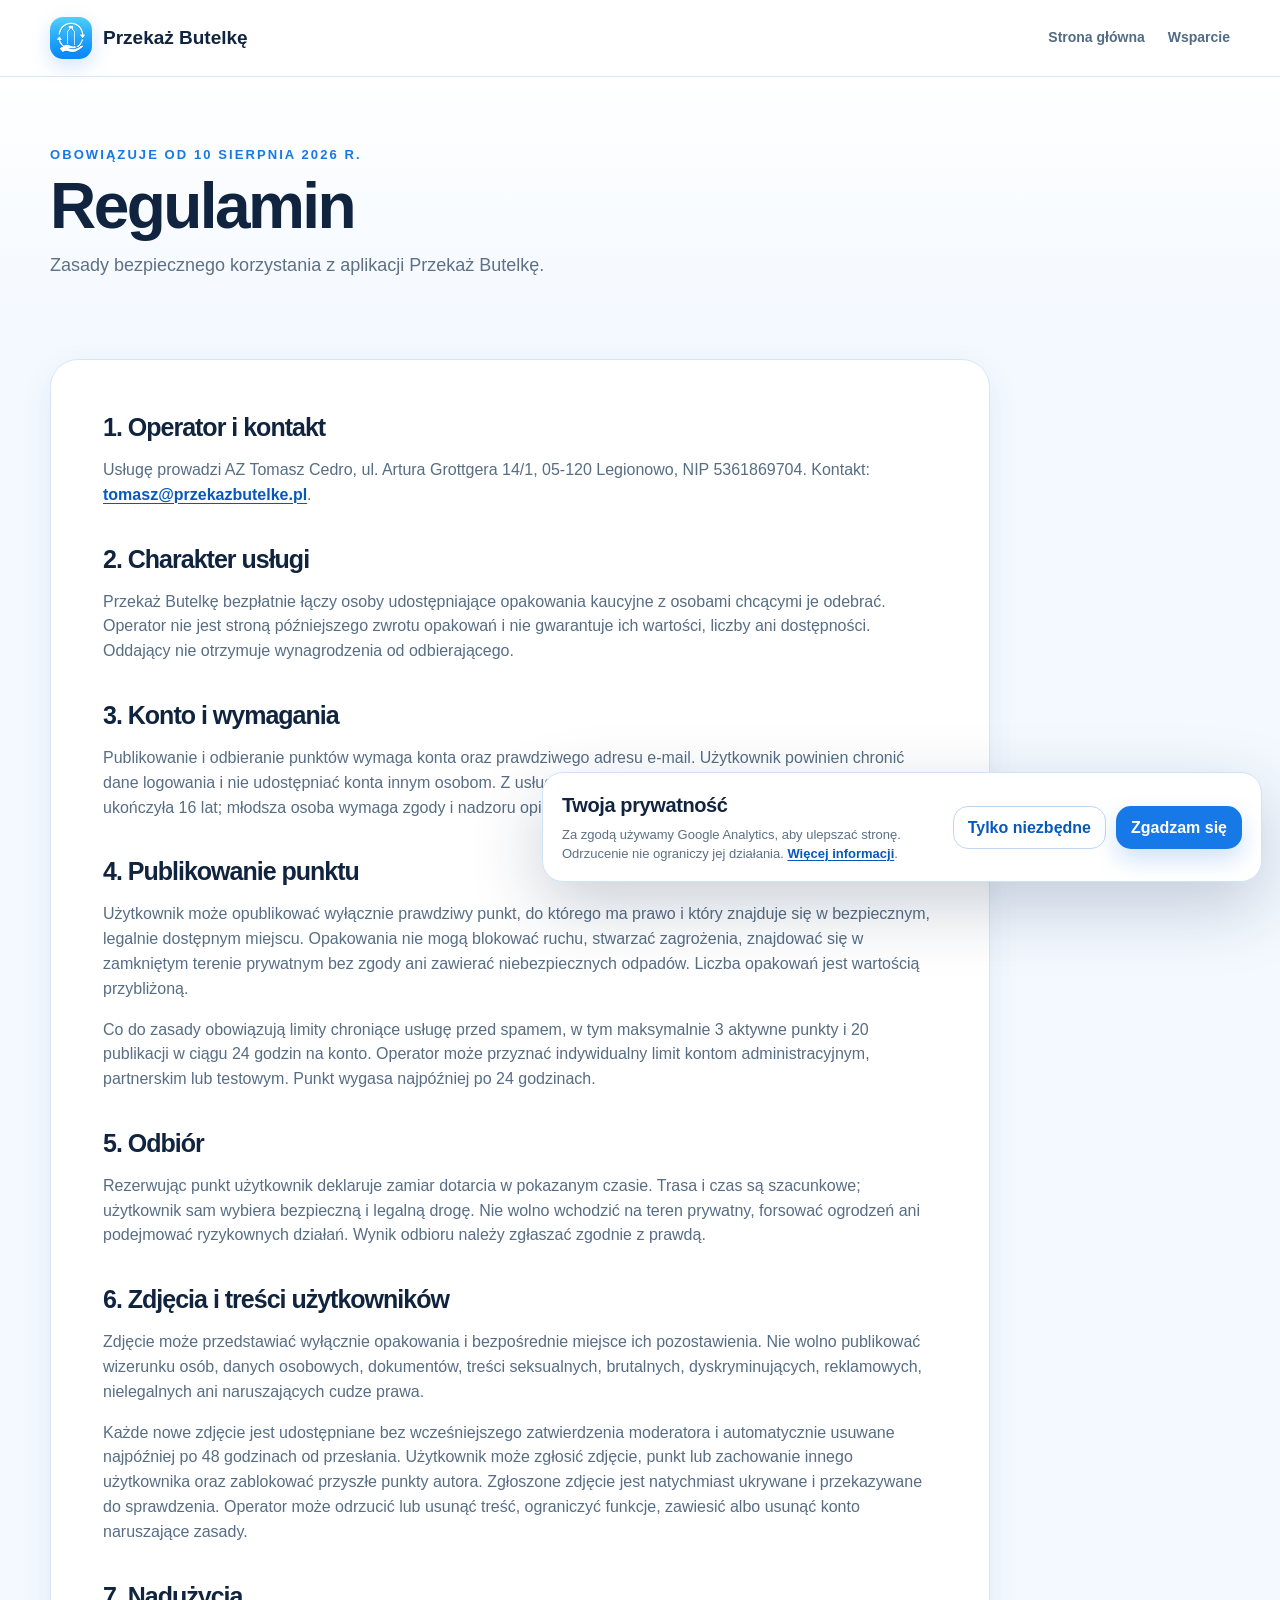
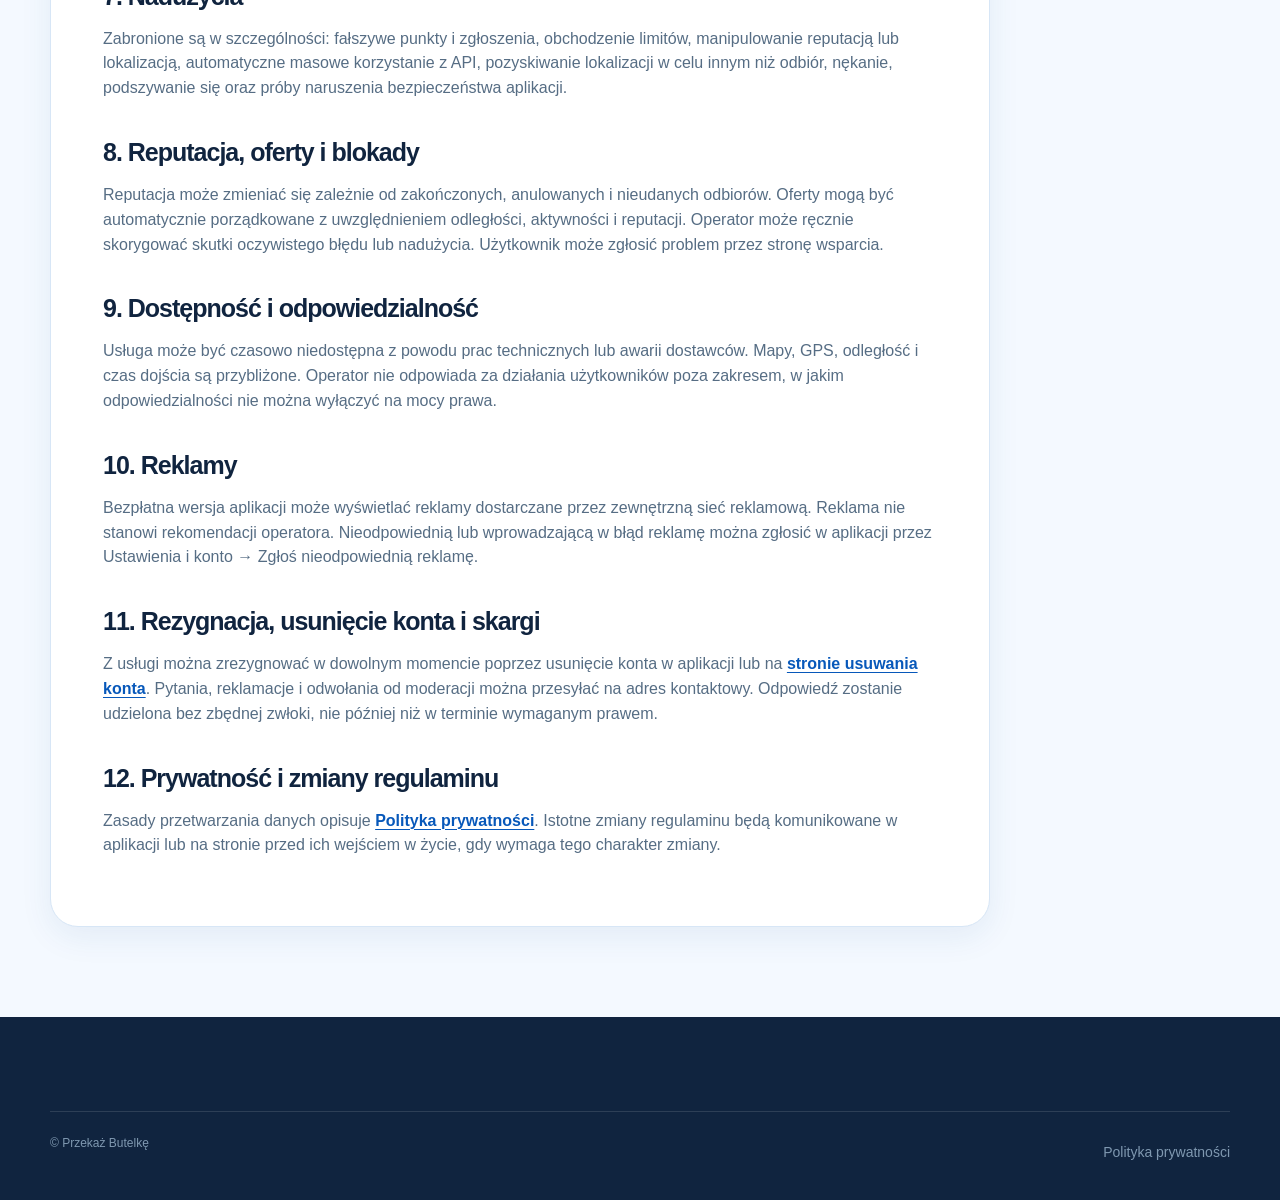
<file: regulamin/index.html>
<!doctype html>
<html lang="pl">
<head>
  <script defer src="/assets/js/analytics-consent.js"></script>
  <meta charset="utf-8">
  <meta name="viewport" content="width=device-width,initial-scale=1">
  <meta name="description" content="Regulamin aplikacji Przekaż Butelkę.">
  <title>Regulamin – Przekaż Butelkę</title>
  <meta name="theme-color" content="#f4f9ff">
  <link rel="canonical" href="https://przekazbutelke.pl/regulamin/">
  <link rel="icon" type="image/png" href="/assets/images/favicon.png?v=2">
  <link rel="stylesheet" href="/assets/css/styles.css">
</head>
<body>
<header class="site-header"><div class="container nav"><a class="brand" href="/"><img src="/assets/images/app-icon.png" alt="Logo Przekaż Butelkę"><span>Przekaż Butelkę</span></a><nav class="nav-links" aria-label="Nawigacja"><a href="/">Strona główna</a><a href="/wsparcie/">Wsparcie</a></nav></div></header>
<main>
  <section class="legal-hero"><div class="container"><div class="eyebrow">Obowiązuje od 10 sierpnia 2026 r.</div><h1>Regulamin</h1><p>Zasady bezpiecznego korzystania z aplikacji Przekaż Butelkę.</p></div></section>
  <section class="legal"><div class="container"><div class="legal-content">
    <h2>1. Operator i kontakt</h2>
    <p>Usługę prowadzi AZ Tomasz Cedro, ul. Artura Grottgera 14/1, 05-120 Legionowo, NIP 5361869704. Kontakt: <a href="mailto:tomasz@przekazbutelke.pl">tomasz@przekazbutelke.pl</a>.</p>

    <h2>2. Charakter usługi</h2>
    <p>Przekaż Butelkę bezpłatnie łączy osoby udostępniające opakowania kaucyjne z osobami chcącymi je odebrać. Operator nie jest stroną późniejszego zwrotu opakowań i nie gwarantuje ich wartości, liczby ani dostępności. Oddający nie otrzymuje wynagrodzenia od odbierającego.</p>

    <h2>3. Konto i wymagania</h2>
    <p>Publikowanie i odbieranie punktów wymaga konta oraz prawdziwego adresu e-mail. Użytkownik powinien chronić dane logowania i nie udostępniać konta innym osobom. Z usługi może samodzielnie korzystać osoba, która ukończyła 16 lat; młodsza osoba wymaga zgody i nadzoru opiekuna.</p>

    <h2>4. Publikowanie punktu</h2>
    <p>Użytkownik może opublikować wyłącznie prawdziwy punkt, do którego ma prawo i który znajduje się w bezpiecznym, legalnie dostępnym miejscu. Opakowania nie mogą blokować ruchu, stwarzać zagrożenia, znajdować się w zamkniętym terenie prywatnym bez zgody ani zawierać niebezpiecznych odpadów. Liczba opakowań jest wartością przybliżoną.</p>
    <p>Co do zasady obowiązują limity chroniące usługę przed spamem, w tym maksymalnie 3 aktywne punkty i 20 publikacji w ciągu 24 godzin na konto. Operator może przyznać indywidualny limit kontom administracyjnym, partnerskim lub testowym. Punkt wygasa najpóźniej po 24 godzinach.</p>

    <h2>5. Odbiór</h2>
    <p>Rezerwując punkt użytkownik deklaruje zamiar dotarcia w pokazanym czasie. Trasa i czas są szacunkowe; użytkownik sam wybiera bezpieczną i legalną drogę. Nie wolno wchodzić na teren prywatny, forsować ogrodzeń ani podejmować ryzykownych działań. Wynik odbioru należy zgłaszać zgodnie z prawdą.</p>

    <h2>6. Zdjęcia i treści użytkowników</h2>
    <p>Zdjęcie może przedstawiać wyłącznie opakowania i bezpośrednie miejsce ich pozostawienia. Nie wolno publikować wizerunku osób, danych osobowych, dokumentów, treści seksualnych, brutalnych, dyskryminujących, reklamowych, nielegalnych ani naruszających cudze prawa.</p>
    <p>Każde nowe zdjęcie jest udostępniane bez wcześniejszego zatwierdzenia moderatora i automatycznie usuwane najpóźniej po 48 godzinach od przesłania. Użytkownik może zgłosić zdjęcie, punkt lub zachowanie innego użytkownika oraz zablokować przyszłe punkty autora. Zgłoszone zdjęcie jest natychmiast ukrywane i przekazywane do sprawdzenia. Operator może odrzucić lub usunąć treść, ograniczyć funkcje, zawiesić albo usunąć konto naruszające zasady.</p>

    <h2>7. Nadużycia</h2>
    <p>Zabronione są w szczególności: fałszywe punkty i zgłoszenia, obchodzenie limitów, manipulowanie reputacją lub lokalizacją, automatyczne masowe korzystanie z API, pozyskiwanie lokalizacji w celu innym niż odbiór, nękanie, podszywanie się oraz próby naruszenia bezpieczeństwa aplikacji.</p>

    <h2>8. Reputacja, oferty i blokady</h2>
    <p>Reputacja może zmieniać się zależnie od zakończonych, anulowanych i nieudanych odbiorów. Oferty mogą być automatycznie porządkowane z uwzględnieniem odległości, aktywności i reputacji. Operator może ręcznie skorygować skutki oczywistego błędu lub nadużycia. Użytkownik może zgłosić problem przez stronę wsparcia.</p>

    <h2>9. Dostępność i odpowiedzialność</h2>
    <p>Usługa może być czasowo niedostępna z powodu prac technicznych lub awarii dostawców. Mapy, GPS, odległość i czas dojścia są przybliżone. Operator nie odpowiada za działania użytkowników poza zakresem, w jakim odpowiedzialności nie można wyłączyć na mocy prawa.</p>

    <h2>10. Reklamy</h2>
    <p>Bezpłatna wersja aplikacji może wyświetlać reklamy dostarczane przez zewnętrzną sieć reklamową. Reklama nie stanowi rekomendacji operatora. Nieodpowiednią lub wprowadzającą w błąd reklamę można zgłosić w aplikacji przez Ustawienia i konto → Zgłoś nieodpowiednią reklamę.</p>

    <h2>11. Rezygnacja, usunięcie konta i skargi</h2>
    <p>Z usługi można zrezygnować w dowolnym momencie poprzez usunięcie konta w aplikacji lub na <a href="/usun-konto/">stronie usuwania konta</a>. Pytania, reklamacje i odwołania od moderacji można przesyłać na adres kontaktowy. Odpowiedź zostanie udzielona bez zbędnej zwłoki, nie później niż w terminie wymaganym prawem.</p>

    <h2>12. Prywatność i zmiany regulaminu</h2>
    <p>Zasady przetwarzania danych opisuje <a href="/polityka-prywatnosci/">Polityka prywatności</a>. Istotne zmiany regulaminu będą komunikowane w aplikacji lub na stronie przed ich wejściem w życie, gdy wymaga tego charakter zmiany.</p>
  </div></div></section>
</main>
<footer class="footer"><div class="container footer-bottom"><span>© Przekaż Butelkę</span><span><a href="/polityka-prywatnosci/">Polityka prywatności</a></span></div></footer>
</body>
</html>
</file>
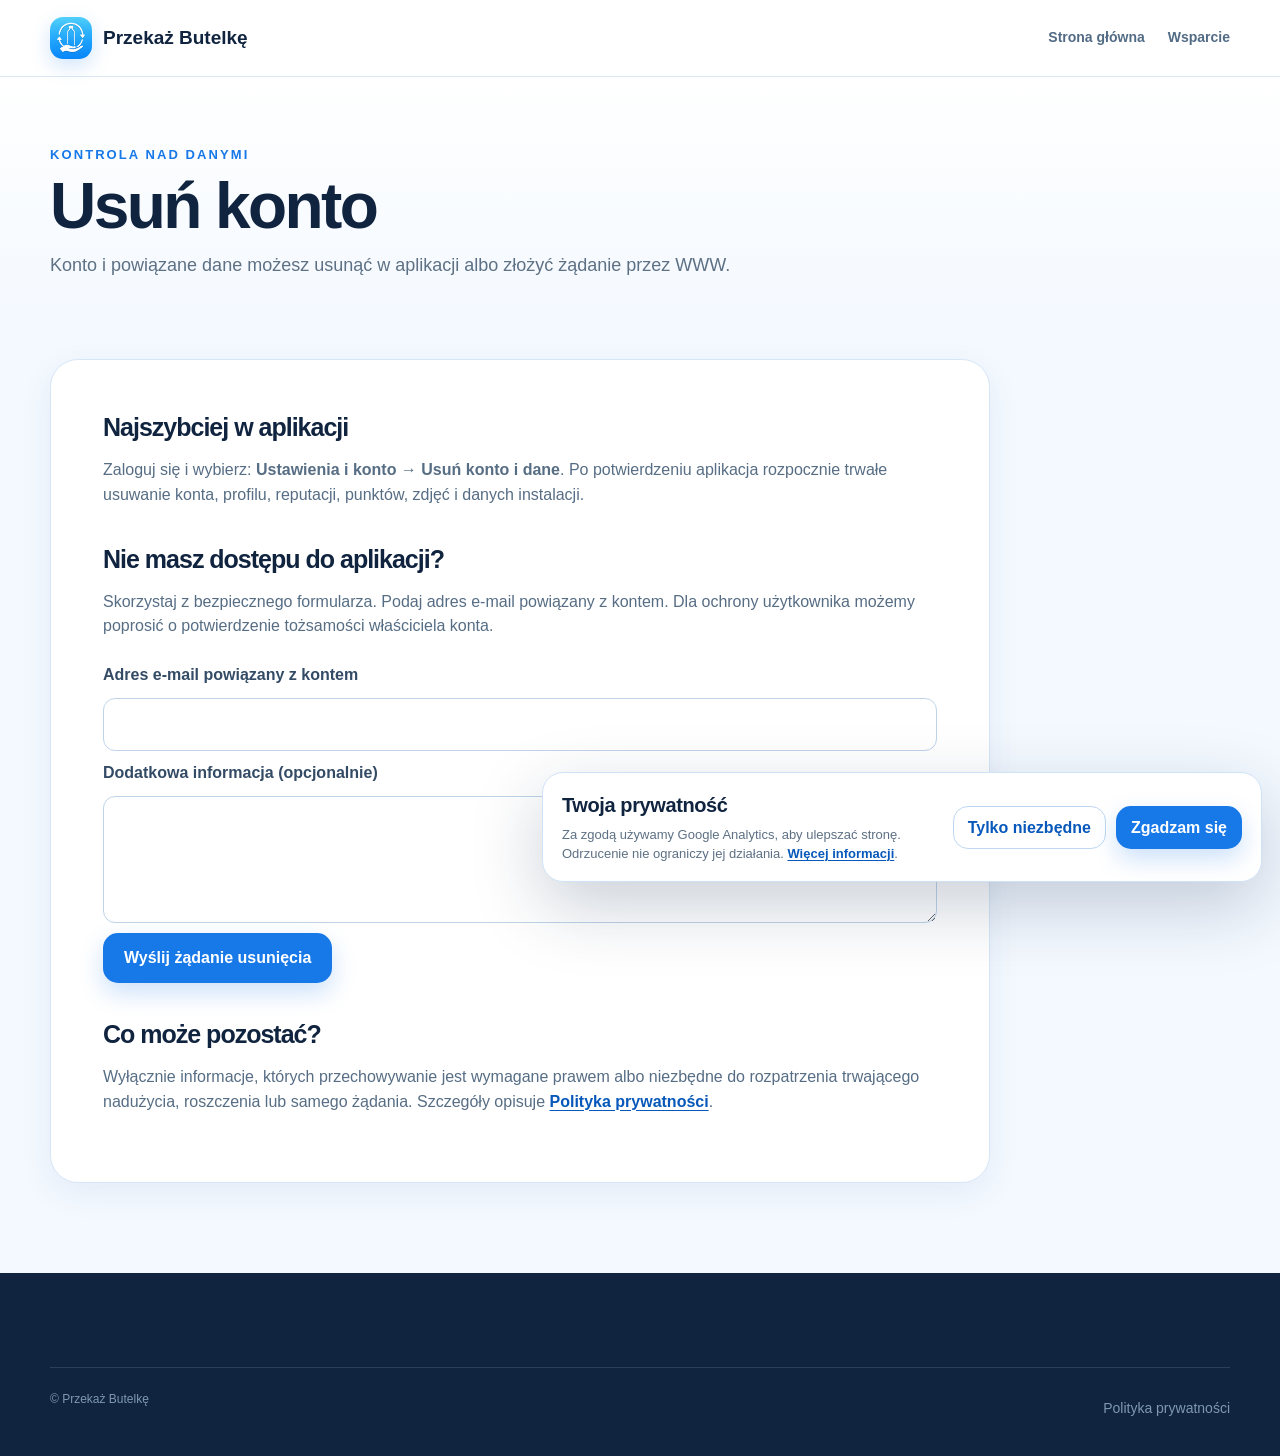
<file: usun-konto/index.html>
<!doctype html>
<html lang="pl">
<head>
  <script defer src="/assets/js/analytics-consent.js"></script>
  <meta charset="utf-8">
  <meta name="viewport" content="width=device-width,initial-scale=1">
  <meta name="description" content="Instrukcja i formularz usunięcia konta Przekaż Butelkę.">
  <title>Usuń konto – Przekaż Butelkę</title>
  <meta name="theme-color" content="#f4f9ff">
  <link rel="canonical" href="https://przekazbutelke.pl/usun-konto/">
  <link rel="icon" type="image/png" href="/assets/images/favicon.png?v=2">
  <link rel="stylesheet" href="/assets/css/styles.css">
</head>
<body>
<header class="site-header"><div class="container nav"><a class="brand" href="/"><img src="/assets/images/app-icon.png" alt="Logo Przekaż Butelkę"><span>Przekaż Butelkę</span></a><nav class="nav-links" aria-label="Nawigacja"><a href="/">Strona główna</a><a href="/wsparcie/">Wsparcie</a></nav></div></header>
<main>
  <section class="legal-hero"><div class="container"><div class="eyebrow">Kontrola nad danymi</div><h1>Usuń konto</h1><p>Konto i powiązane dane możesz usunąć w aplikacji albo złożyć żądanie przez WWW.</p></div></section>
  <section class="legal"><div class="container"><div class="legal-content">
    <h2>Najszybciej w aplikacji</h2>
    <p>Zaloguj się i wybierz: <strong>Ustawienia i konto → Usuń konto i dane</strong>. Po potwierdzeniu aplikacja rozpocznie trwałe usuwanie konta, profilu, reputacji, punktów, zdjęć i danych instalacji.</p>
    <h2>Nie masz dostępu do aplikacji?</h2>
    <p>Skorzystaj z bezpiecznego formularza. Podaj adres e-mail powiązany z kontem. Dla ochrony użytkownika możemy poprosić o potwierdzenie tożsamości właściciela konta.</p>
    <div id="requestSent" class="card" hidden><strong>Żądanie zostało zapisane.</strong><p>Skontaktujemy się, jeśli będzie potrzebne dodatkowe potwierdzenie.</p></div>
    <div id="requestError" class="card" hidden><strong>Nie udało się wysłać żądania.</strong><p>Sprawdź adres e-mail i spróbuj ponownie albo napisz na tomasz@przekazbutelke.pl.</p></div>
    <form method="post" action="https://bpqlfqqjvocusqqhbkjx.supabase.co/functions/v1/legal/delete-account">
      <label for="email"><strong>Adres e-mail powiązany z kontem</strong></label>
      <input id="email" name="email" type="email" autocomplete="email" maxlength="254" required>
      <label for="message"><strong>Dodatkowa informacja (opcjonalnie)</strong></label>
      <textarea id="message" name="message" maxlength="2000" rows="4"></textarea>
      <input name="company" tabindex="-1" autocomplete="off" aria-hidden="true" style="position:absolute;left:-10000px">
      <button class="btn btn-primary" type="submit">Wyślij żądanie usunięcia</button>
    </form>
    <h2>Co może pozostać?</h2>
    <p>Wyłącznie informacje, których przechowywanie jest wymagane prawem albo niezbędne do rozpatrzenia trwającego nadużycia, roszczenia lub samego żądania. Szczegóły opisuje <a href="/polityka-prywatnosci/">Polityka prywatności</a>.</p>
  </div></div></section>
</main>
<footer class="footer"><div class="container footer-bottom"><span>© Przekaż Butelkę</span><span><a href="/polityka-prywatnosci/">Polityka prywatności</a></span></div></footer>
<script>
  const result = new URLSearchParams(location.search);
  if (result.get('sent') === '1') document.getElementById('requestSent').hidden = false;
  if (result.has('error')) document.getElementById('requestError').hidden = false;
</script>
</body>
</html>
</file>
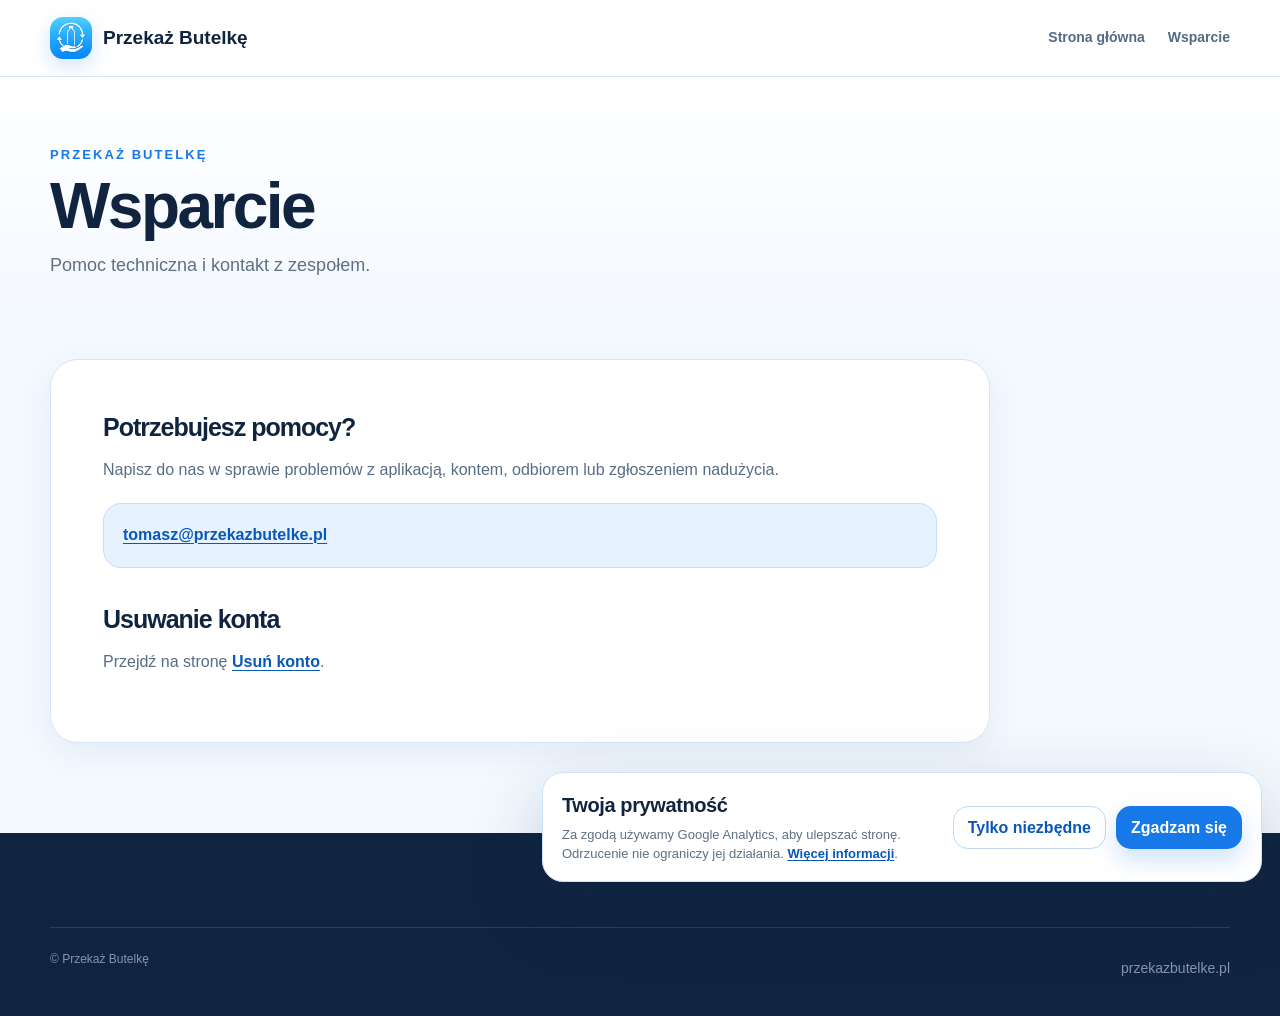
<file: wsparcie/index.html>
<!doctype html>
<html lang="pl">
<head>
  <script defer src="/assets/js/analytics-consent.js"></script>
  <meta charset="utf-8">
  <meta name="viewport" content="width=device-width,initial-scale=1">
  <meta name="description" content="Pomoc techniczna i kontakt z zespołem Przekaż Butelkę.">
  <title>Wsparcie – Przekaż Butelkę</title>
  <meta name="theme-color" content="#f4f9ff">
  <link rel="canonical" href="https://przekazbutelke.pl/wsparcie/">
  <link rel="icon" type="image/png" href="/assets/images/favicon.png?v=2">
  <link rel="stylesheet" href="/assets/css/styles.css">
</head>
<body>
<header class="site-header"><div class="container nav"><a class="brand" href="/"><img src="/assets/images/app-icon.png" alt=""><span>Przekaż Butelkę</span></a><nav class="nav-links"><a href="/">Strona główna</a><a href="/wsparcie/">Wsparcie</a></nav></div></header>
<main>
  <section class="legal-hero"><div class="container"><div class="eyebrow">Przekaż Butelkę</div><h1>Wsparcie</h1><p>Pomoc techniczna i kontakt z zespołem.</p></div></section>
  <section class="legal"><div class="container"><div class="legal-content">
    <h2>Potrzebujesz pomocy?</h2>
    <p>Napisz do nas w sprawie problemów z aplikacją, kontem, odbiorem lub zgłoszeniem nadużycia.</p>
    <div class="contact-box"><a href="mailto:tomasz@przekazbutelke.pl">tomasz@przekazbutelke.pl</a></div>
    <h2>Usuwanie konta</h2>
    <p>Przejdź na stronę <a href="/usun-konto/">Usuń konto</a>.</p>
  </div></div></section>
</main>
<footer class="footer"><div class="container footer-bottom"><span>© Przekaż Butelkę</span><span><a href="/">przekazbutelke.pl</a></span></div></footer>
</body>
</html>
</file>
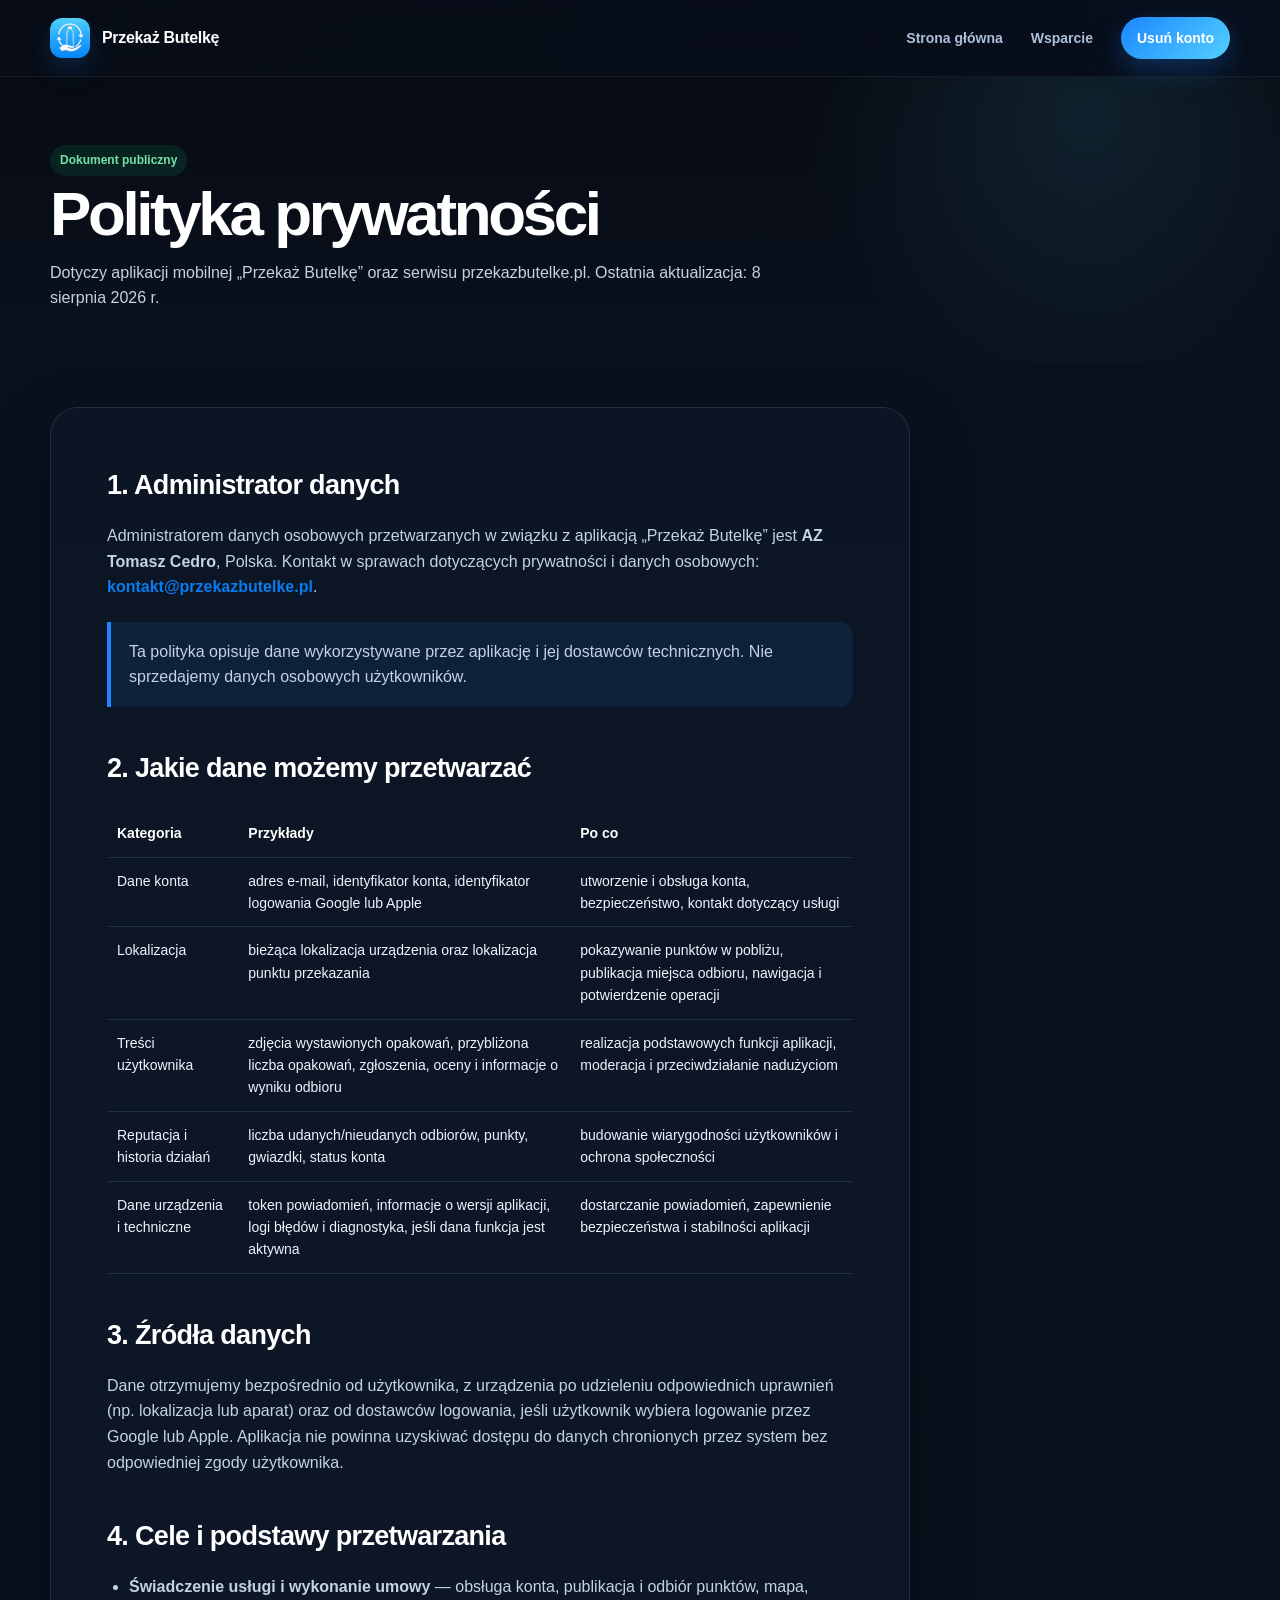
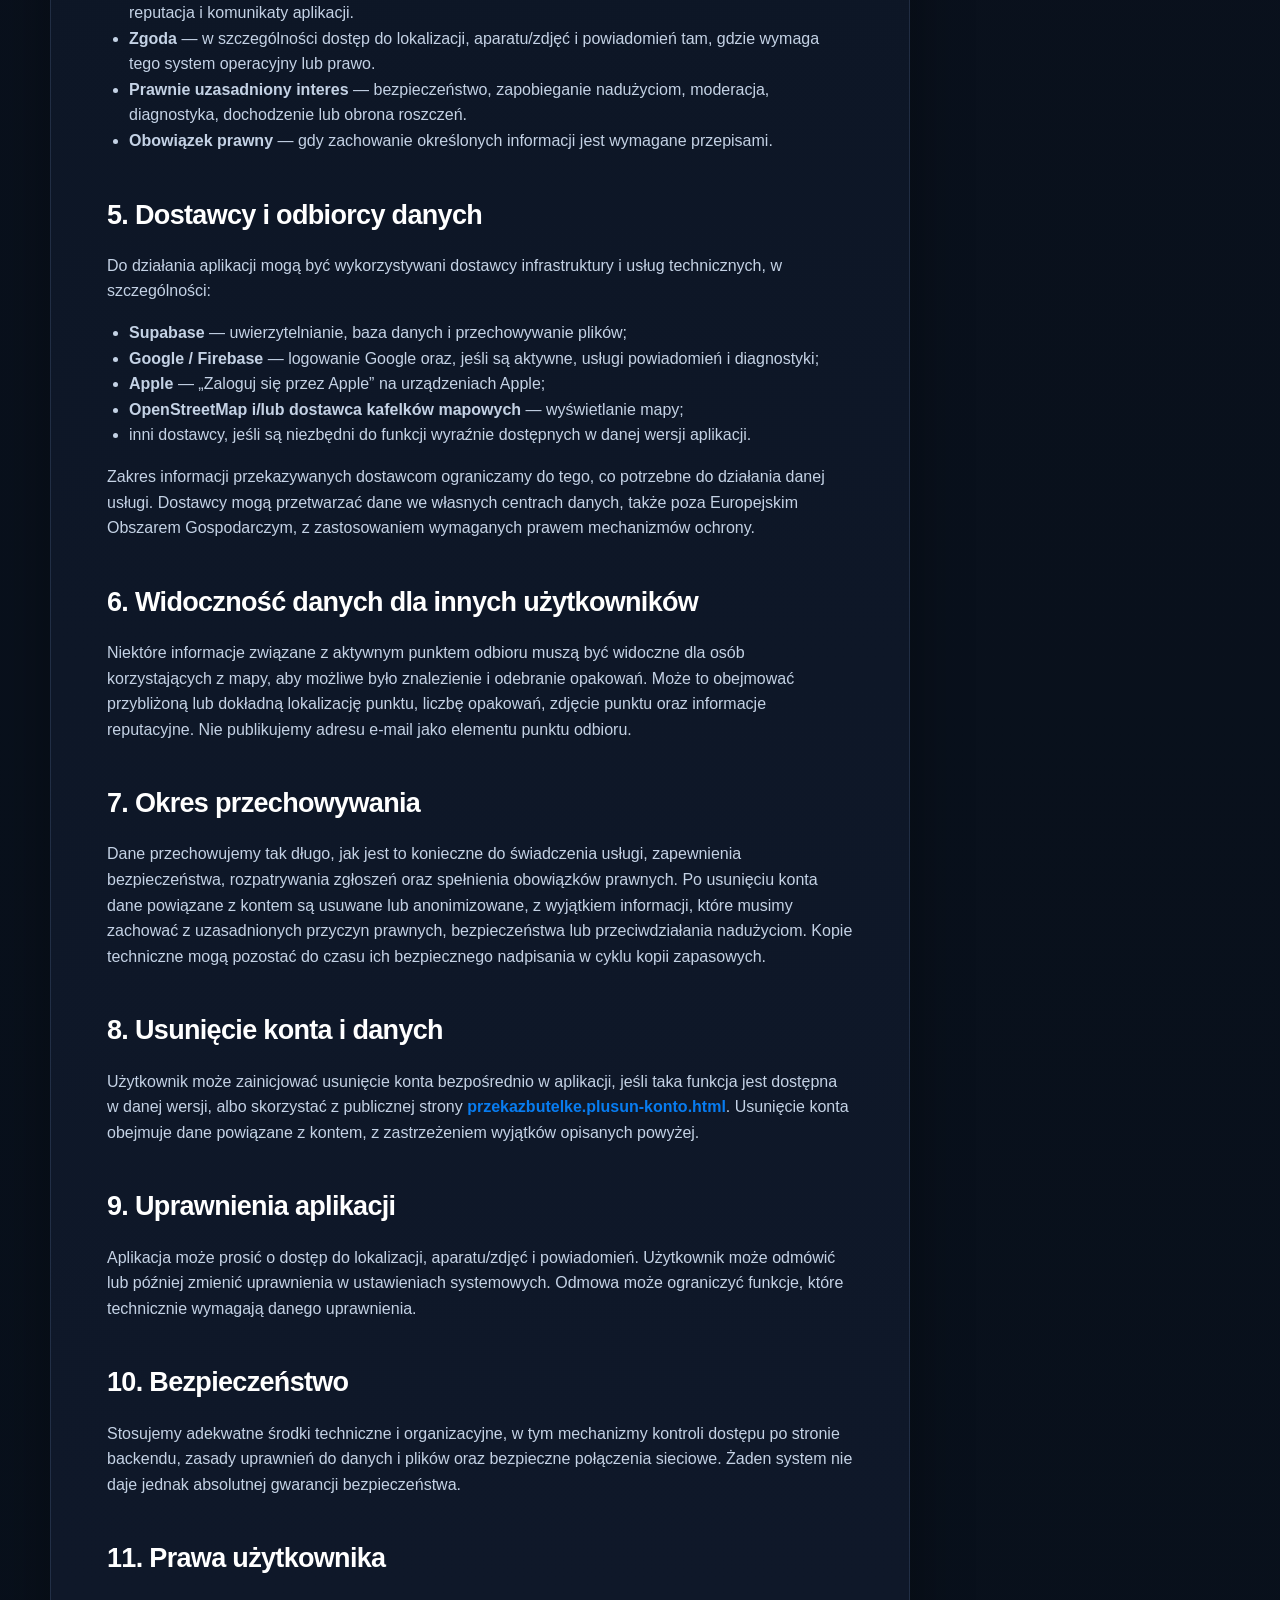
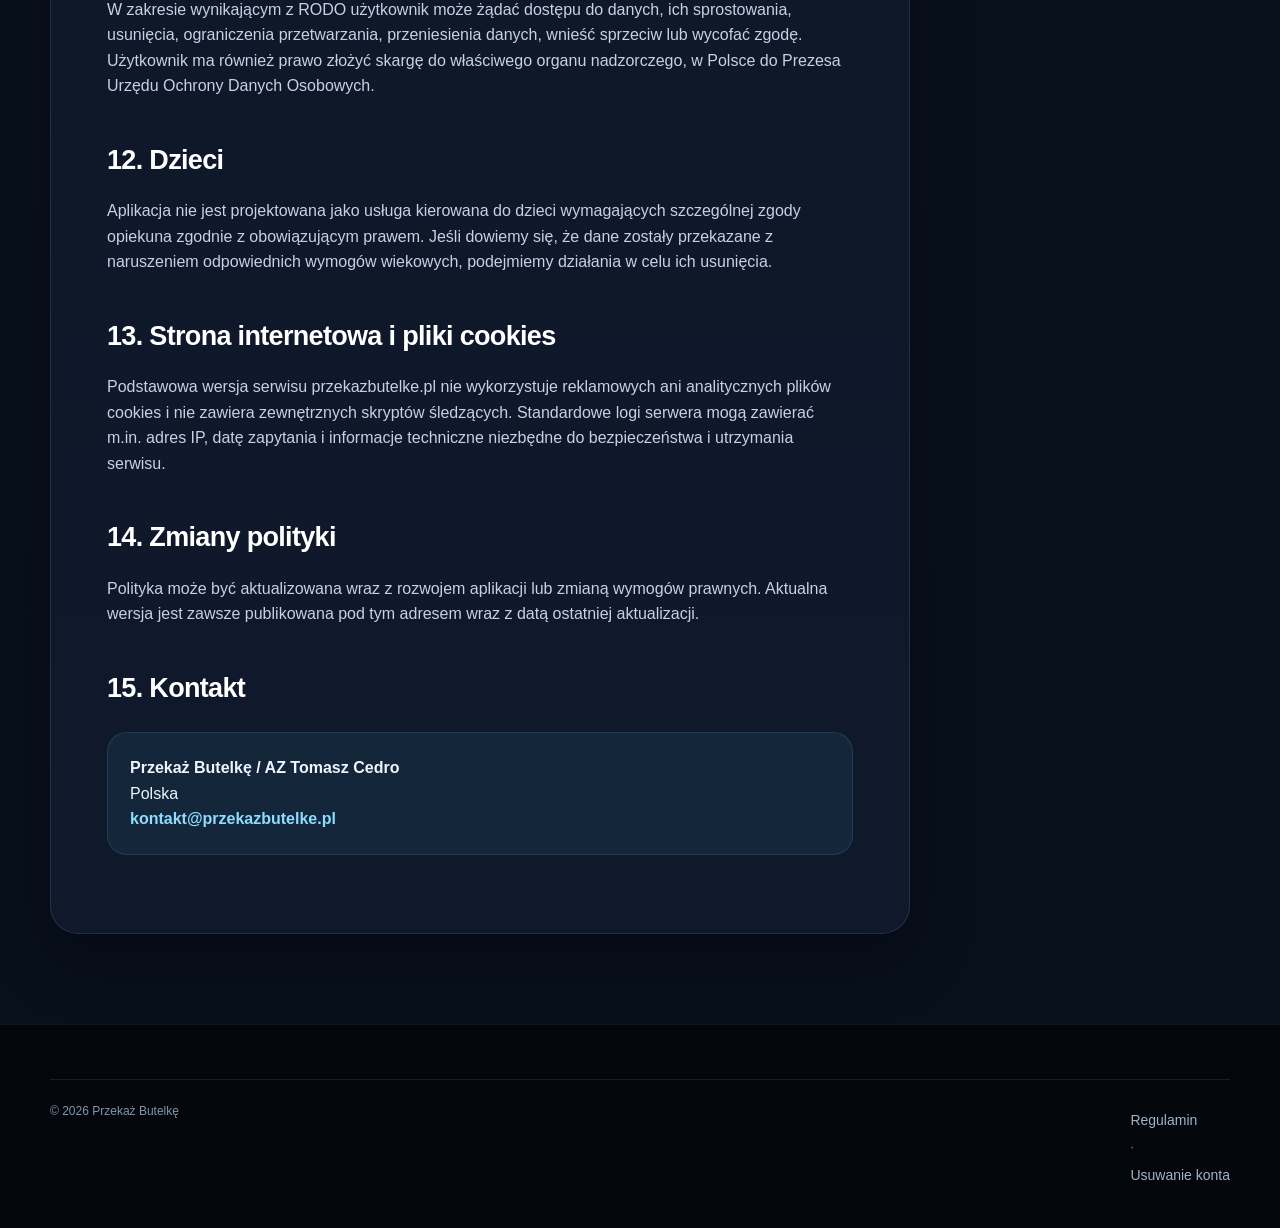
<file: polityka-prywatnosci.html>
<!doctype html><html lang="pl"><head><meta charset="utf-8"><meta name="viewport" content="width=device-width,initial-scale=1"><title>Polityka prywatności – Przekaż Butelkę</title><meta name="description" content="Polityka prywatności aplikacji Przekaż Butelkę: zakres danych, cele przetwarzania, dostawcy usług, retencja i prawa użytkownika."><meta name="robots" content="index,follow"><link rel="canonical" href="https://przekazbutelke.plpolityka-prywatnosci.html"><link rel="icon" href="[data-uri]"><style>

:root{
  --bg:#070b12;
  --bg-2:#0b1220;
  --bg-3:#0f1728;
  --card:#0e1625;
  --card-2:#111b2d;
  --line:rgba(120,152,198,.18);
  --text:#edf4ff;
  --text-2:#c4d2e5;
  --muted:#91a4bd;
  --blue:#1b86ff;
  --blue-2:#52d0ff;
  --blue-3:#0f5fd7;
  --radius:26px;
  --shadow:0 24px 60px rgba(0,0,0,.35);
  --max:1180px;
}
*{box-sizing:border-box}
html{scroll-behavior:smooth}
body{
  margin:0;
  background:
    radial-gradient(circle at top right, rgba(39,122,255,.16), transparent 28%),
    radial-gradient(circle at 15% 10%, rgba(82,208,255,.10), transparent 22%),
    linear-gradient(180deg, #060a11 0%, #08101c 100%);
  color:var(--text);
  font-family:-apple-system,BlinkMacSystemFont,"Segoe UI",Inter,Roboto,Arial,sans-serif;
  line-height:1.6;
  -webkit-font-smoothing:antialiased;
}
a{color:inherit;text-decoration:none}
img{max-width:100%;display:block}
.container{width:min(calc(100% - 40px),var(--max));margin-inline:auto}
.skip{position:absolute;left:-9999px;top:auto}
.skip:focus{left:14px;top:14px;background:#fff;color:#000;padding:12px 14px;border-radius:12px;z-index:1000}
.site-header{position:sticky;top:0;z-index:50;background:rgba(7,11,18,.72);backdrop-filter:blur(18px);border-bottom:1px solid rgba(255,255,255,.06)}
.nav{height:76px;display:flex;align-items:center;justify-content:space-between;gap:24px}
.brand{display:flex;align-items:center;gap:12px;font-weight:800;letter-spacing:-.02em}
.brand img{width:40px;height:40px;border-radius:12px;box-shadow:0 12px 26px rgba(27,134,255,.18)}
.brand span{color:#fff}
.nav-links{display:flex;align-items:center;gap:28px;font-size:14px;font-weight:650;color:#adc0d8}
.nav-links a:hover{color:#fff}
.nav-cta{background:linear-gradient(135deg,var(--blue),var(--blue-2));color:#fff!important;padding:10px 16px;border-radius:999px;box-shadow:0 10px 28px rgba(27,134,255,.28)}
.hero{position:relative;overflow:hidden;padding:94px 0 80px}
.hero:before{content:"";position:absolute;inset:auto -180px 14% auto;width:520px;height:520px;border-radius:50%;background:radial-gradient(circle, rgba(82,208,255,.18), transparent 64%);filter:blur(8px)}
.hero-grid{display:grid;grid-template-columns:1.08fr .92fr;align-items:center;gap:64px}
.kicker{display:inline-flex;align-items:center;gap:8px;padding:8px 12px;border:1px solid rgba(82,208,255,.22);background:rgba(15,22,37,.82);border-radius:999px;font-size:13px;font-weight:780;color:#bfe9ff}
.kicker:before{content:"";width:8px;height:8px;border-radius:50%;background:var(--blue-2)}
h1{font-size:clamp(48px,6.5vw,84px);line-height:.96;letter-spacing:-.055em;margin:22px 0 24px;max-width:850px;color:#fff}
.hero h1 span{color:var(--blue-2)!important}
.hero-lead{font-size:clamp(18px,2.05vw,22px);line-height:1.56;color:var(--text-2);max-width:720px;margin:0 0 30px}
.hero-lead strong{color:#fff}
.actions{display:flex;gap:12px;flex-wrap:wrap}
.btn{display:inline-flex;align-items:center;justify-content:center;gap:8px;padding:14px 20px;border-radius:16px;font-weight:760;border:1px solid transparent;transition:.18s ease}
.btn:hover{transform:translateY(-2px)}
.btn-primary{background:linear-gradient(135deg,var(--blue),var(--blue-3));color:#fff;box-shadow:0 16px 34px rgba(27,134,255,.24)}
.btn-secondary{background:rgba(255,255,255,.04);border-color:rgba(255,255,255,.08);color:#fff}
.hero-note{font-size:13px;color:var(--muted);margin-top:16px}
.phone-wrap{position:relative;display:flex;justify-content:center}
.phone-glow{position:absolute;inset:12% 8%;background:linear-gradient(135deg,var(--blue-2),var(--blue));filter:blur(68px);opacity:.25;border-radius:50%}
.phone{position:relative;width:min(360px,88vw);padding:10px;background:#09101b;border-radius:44px;border:1px solid rgba(255,255,255,.06);box-shadow:0 34px 100px rgba(0,0,0,.45);transform:rotate(2deg)}
.phone img{border-radius:34px;width:100%;height:auto}
.icon-float{position:absolute;width:102px;height:102px;left:-20px;top:60px;border-radius:28px;box-shadow:0 20px 45px rgba(0,0,0,.35);transform:rotate(-9deg)}
.band{background:#05080d;border-top:1px solid rgba(255,255,255,.04);border-bottom:1px solid rgba(255,255,255,.05);padding:18px 0}
.band-row{display:flex;gap:18px 38px;justify-content:center;flex-wrap:wrap;font-weight:700;font-size:14px;color:#d6e2f2}
.band span{display:flex;align-items:center;gap:9px}
.band i{width:7px;height:7px;border-radius:50%;background:var(--blue-2)}
.section{padding:92px 0}
.section-sm{padding:68px 0}
.section.alt{background:rgba(255,255,255,.015)}
.eyebrow{font-size:13px;text-transform:uppercase;letter-spacing:.14em;color:#8ddcff;font-weight:850;margin-bottom:10px}
.section-title{font-size:clamp(34px,4.5vw,58px);line-height:1.06;letter-spacing:-.045em;margin:0 0 16px;max-width:880px;color:#fff}
.section-intro{font-size:19px;color:var(--text-2);max-width:780px;margin:0 0 42px}
.story-grid{display:grid;grid-template-columns:repeat(2,1fr);gap:22px}
.story-card{border:1px solid var(--line);border-radius:var(--radius);padding:32px;background:linear-gradient(180deg,var(--card),var(--card-2));min-height:272px;position:relative;overflow:hidden;box-shadow:var(--shadow)}
.story-card:before{content:"";position:absolute;inset:0 auto auto 0;height:3px;width:100%;background:linear-gradient(90deg,var(--blue),transparent 72%);opacity:.65}
.story-card.dark{background:linear-gradient(160deg,#05080e 0%, #0d1625 100%)}
.story-card.blue{background:linear-gradient(145deg,#0b2444 0%, #0a56bc 55%, #17b6ee 100%);border-color:transparent}
.story-number{font-size:12px;font-weight:800;letter-spacing:.08em;color:#8eb0d2}
.story-card h3{font-size:28px;line-height:1.12;letter-spacing:-.03em;margin:22px 0 10px;color:#fff}
.story-card p{margin:0;color:var(--text-2);font-size:16px}
.story-card.blue p,.story-card.dark p{color:rgba(255,255,255,.82)}
.quote{margin-top:24px;padding:38px 40px;border-radius:var(--radius);background:linear-gradient(135deg, rgba(13,24,40,.96), rgba(9,39,78,.96));border:1px solid rgba(82,208,255,.16);box-shadow:var(--shadow);font-size:clamp(24px,3vw,40px);line-height:1.14;letter-spacing:-.035em;font-weight:800;color:#fff}
.quote em{font-style:normal;color:var(--blue-2)}
.steps{display:grid;grid-template-columns:repeat(3,1fr);gap:18px}
.step{background:linear-gradient(180deg,var(--card),#0c1524);border:1px solid var(--line);border-radius:24px;padding:28px;box-shadow:var(--shadow)}
.step-icon{width:50px;height:50px;border-radius:15px;background:linear-gradient(135deg, rgba(27,134,255,.18), rgba(82,208,255,.14));display:grid;place-items:center;color:#fff;font-size:22px;font-weight:900;border:1px solid rgba(82,208,255,.16)}
.step h3{font-size:21px;margin:18px 0 8px;letter-spacing:-.02em;color:#fff}
.step p{color:var(--text-2);margin:0;font-size:15px}
.impact-grid{display:grid;grid-template-columns:repeat(4,1fr);gap:16px}
.impact{padding:26px 22px;border-radius:24px;background:linear-gradient(180deg,#0d1625,#101a2c);border:1px solid var(--line);box-shadow:var(--shadow)}
.impact strong{display:block;font-size:20px;margin-bottom:10px;color:#fff}
.impact p{margin:0;color:var(--text-2);font-size:14px}
.full-bleed{border-radius:34px;background:radial-gradient(circle at 84% 18%, rgba(82,208,255,.20), transparent 26%),linear-gradient(135deg,#03070d 0%, #08192f 38%, #0e58b8 100%);padding:52px;color:#fff;display:grid;grid-template-columns:1.06fr .94fr;gap:42px;align-items:center;overflow:hidden;position:relative;border:1px solid rgba(255,255,255,.07);box-shadow:var(--shadow)}
.full-bleed:after{content:"";position:absolute;width:420px;height:420px;border-radius:50%;border:1px solid rgba(255,255,255,.12);right:-140px;bottom:-280px}
.full-bleed h2{font-size:clamp(38px,4.5vw,58px);line-height:1.03;letter-spacing:-.045em;margin:0 0 16px;color:#fff}
.full-bleed p{color:rgba(255,255,255,.82);font-size:17px;max-width:620px}
.mini-list{display:grid;gap:12px}
.mini{background:rgba(255,255,255,.06);border:1px solid rgba(255,255,255,.10);border-radius:18px;padding:16px 18px;font-weight:650;backdrop-filter:blur(8px)}
.download{display:flex;gap:12px;flex-wrap:wrap;margin-top:24px}
.store{border:1px solid rgba(255,255,255,.14);background:rgba(255,255,255,.07);color:#fff;border-radius:14px;padding:11px 16px;min-width:180px}
.store small{display:block;font-size:10px;opacity:.72;text-transform:uppercase;letter-spacing:.06em}
.store strong{font-size:16px}
.faq{display:grid;gap:10px;max-width:860px}
.faq details{background:linear-gradient(180deg,var(--card),#0a1120);border:1px solid var(--line);border-radius:17px;padding:0 20px}
.faq summary{list-style:none;cursor:pointer;font-weight:760;padding:19px 0;color:#fff}
.faq summary::-webkit-details-marker{display:none}
.faq p{color:var(--text-2);margin:0 0 20px}
.faq a{color:#8ddcff}
.footer{padding:54px 0 34px;background:#03060b;color:#c1d1e3;border-top:1px solid rgba(255,255,255,.05)}
.footer-grid{display:grid;grid-template-columns:1.4fr repeat(3,1fr);gap:34px}
.footer h4{color:#fff;font-size:14px;margin:0 0 13px}
.footer a{display:block;color:#9fb4c9;font-size:14px;margin:7px 0}
.footer a:hover{color:#fff}
.footer-brand{max-width:330px}
.footer-brand .brand{color:#fff}
.footer-brand p{font-size:14px;color:#92a7bc}
.footer-bottom{border-top:1px solid rgba(255,255,255,.09);padding-top:22px;margin-top:38px;display:flex;justify-content:space-between;gap:20px;flex-wrap:wrap;font-size:12px;color:#7f98b0}
.legal-hero{padding:68px 0 36px;background:radial-gradient(circle at 85% 10%, rgba(82,208,255,.11), transparent 26%),linear-gradient(180deg,#070b12 0%, #0a111e 100%)}
.legal-hero h1{font-size:clamp(38px,5vw,62px);margin:8px 0 14px;color:#fff}
.legal-hero p{color:var(--text-2);max-width:760px}
.legal{padding:44px 0 90px;background:linear-gradient(180deg,#0a111d 0%, #08101b 100%)}
.legal-content{max-width:860px;background:linear-gradient(180deg,#0c1524,#10192b);border:1px solid var(--line);border-radius:28px;padding:clamp(24px,5vw,56px);box-shadow:var(--shadow)}
.legal h2{font-size:27px;letter-spacing:-.025em;margin:40px 0 12px;color:#fff}
.legal h2:first-child{margin-top:0}
.legal h3{font-size:18px;margin:26px 0 8px;color:#fff}
.legal p,.legal li{color:var(--text-2)}
.legal ul,.legal ol{padding-left:22px}
.legal table{width:100%;border-collapse:collapse;margin:20px 0;font-size:14px}
.legal th,.legal td{border-bottom:1px solid var(--line);padding:12px 10px;text-align:left;vertical-align:top}
.legal th{color:#fff}
.callout{border-left:4px solid var(--blue);background:rgba(27,134,255,.10);padding:17px 18px;border-radius:0 14px 14px 0;margin:22px 0}
.callout p{margin:0}
.contact-box{background:rgba(82,208,255,.07);border:1px solid rgba(82,208,255,.14);border-radius:20px;padding:22px;margin:22px 0}
.contact-box a,.legal a{color:#8ddcff;font-weight:750}
.danger-link{display:inline-flex;background:rgba(177,33,33,.10);color:#ff8787;border:1px solid rgba(255,130,130,.18);border-radius:13px;padding:12px 16px;font-weight:760}
.status-pill{display:inline-flex;padding:6px 10px;background:rgba(19,167,105,.14);color:#75e0a9;border-radius:999px;font-size:12px;font-weight:800}
@media(max-width:900px){.nav-links a:not(.nav-cta){display:none}.hero{padding-top:54px}.hero-grid,.full-bleed{grid-template-columns:1fr}.hero-grid{gap:48px}.phone{width:min(330px,85vw)}.icon-float{left:0}.story-grid{grid-template-columns:1fr}.steps{grid-template-columns:1fr 1fr}.impact-grid{grid-template-columns:1fr 1fr}.footer-grid{grid-template-columns:1fr 1fr}}
@media(max-width:620px){.container{width:min(calc(100% - 28px),var(--max))}.nav{height:66px}.brand span{font-size:15px}.nav-cta{padding:8px 12px;font-size:12px}.hero{padding:48px 0 58px}.hero-grid{gap:38px}h1{font-size:48px}.section{padding:72px 0}.section-sm{padding:58px 0}.steps,.impact-grid,.footer-grid{grid-template-columns:1fr}.story-card{min-height:auto;padding:26px}.full-bleed{padding:32px 24px;border-radius:26px}.quote{padding:28px}.legal{padding-top:26px}.legal-content{border-radius:22px}.legal table{display:block;overflow-x:auto}.phone{transform:none}.icon-float{width:82px;height:82px;top:35px}.band-row{justify-content:flex-start}.band{padding:18px 0}}
@media(prefers-reduced-motion:reduce){html{scroll-behavior:auto}.btn{transition:none}}

</style></head><body>
<header class="site-header"><div class="container nav"><a class="brand" href="index.html"><img src="[data-uri]" alt=""><span>Przekaż Butelkę</span></a><nav class="nav-links"><a href="index.html">Strona główna</a><a href="wsparcie.html">Wsparcie</a><a class="nav-cta" href="usun-konto.html">Usuń konto</a></nav></div></header>
<main><section class="legal-hero"><div class="container"><span class="status-pill">Dokument publiczny</span><h1>Polityka prywatności</h1><p>Dotyczy aplikacji mobilnej „Przekaż Butelkę” oraz serwisu przekazbutelke.pl. Ostatnia aktualizacja: 8 sierpnia 2026 r.</p></div></section>
<section class="legal"><div class="container"><article class="legal-content">
<h2>1. Administrator danych</h2><p>Administratorem danych osobowych przetwarzanych w związku z aplikacją „Przekaż Butelkę” jest <strong>AZ Tomasz Cedro</strong>, Polska. Kontakt w sprawach dotyczących prywatności i danych osobowych: <a href="mailto:kontakt@przekazbutelke.pl" style="color:#087cf0;font-weight:700">kontakt@przekazbutelke.pl</a>.</p>
<div class="callout"><p>Ta polityka opisuje dane wykorzystywane przez aplikację i jej dostawców technicznych. Nie sprzedajemy danych osobowych użytkowników.</p></div>
<h2>2. Jakie dane możemy przetwarzać</h2>
<table><thead><tr><th>Kategoria</th><th>Przykłady</th><th>Po co</th></tr></thead><tbody>
<tr><td>Dane konta</td><td>adres e-mail, identyfikator konta, identyfikator logowania Google lub Apple</td><td>utworzenie i obsługa konta, bezpieczeństwo, kontakt dotyczący usługi</td></tr>
<tr><td>Lokalizacja</td><td>bieżąca lokalizacja urządzenia oraz lokalizacja punktu przekazania</td><td>pokazywanie punktów w pobliżu, publikacja miejsca odbioru, nawigacja i potwierdzenie operacji</td></tr>
<tr><td>Treści użytkownika</td><td>zdjęcia wystawionych opakowań, przybliżona liczba opakowań, zgłoszenia, oceny i informacje o wyniku odbioru</td><td>realizacja podstawowych funkcji aplikacji, moderacja i przeciwdziałanie nadużyciom</td></tr>
<tr><td>Reputacja i historia działań</td><td>liczba udanych/nieudanych odbiorów, punkty, gwiazdki, status konta</td><td>budowanie wiarygodności użytkowników i ochrona społeczności</td></tr>
<tr><td>Dane urządzenia i techniczne</td><td>token powiadomień, informacje o wersji aplikacji, logi błędów i diagnostyka, jeśli dana funkcja jest aktywna</td><td>dostarczanie powiadomień, zapewnienie bezpieczeństwa i stabilności aplikacji</td></tr>
</tbody></table>
<h2>3. Źródła danych</h2><p>Dane otrzymujemy bezpośrednio od użytkownika, z urządzenia po udzieleniu odpowiednich uprawnień (np. lokalizacja lub aparat) oraz od dostawców logowania, jeśli użytkownik wybiera logowanie przez Google lub Apple. Aplikacja nie powinna uzyskiwać dostępu do danych chronionych przez system bez odpowiedniej zgody użytkownika.</p>
<h2>4. Cele i podstawy przetwarzania</h2><ul><li><strong>Świadczenie usługi i wykonanie umowy</strong> — obsługa konta, publikacja i odbiór punktów, mapa, reputacja i komunikaty aplikacji.</li><li><strong>Zgoda</strong> — w szczególności dostęp do lokalizacji, aparatu/zdjęć i powiadomień tam, gdzie wymaga tego system operacyjny lub prawo.</li><li><strong>Prawnie uzasadniony interes</strong> — bezpieczeństwo, zapobieganie nadużyciom, moderacja, diagnostyka, dochodzenie lub obrona roszczeń.</li><li><strong>Obowiązek prawny</strong> — gdy zachowanie określonych informacji jest wymagane przepisami.</li></ul>
<h2>5. Dostawcy i odbiorcy danych</h2><p>Do działania aplikacji mogą być wykorzystywani dostawcy infrastruktury i usług technicznych, w szczególności:</p><ul><li><strong>Supabase</strong> — uwierzytelnianie, baza danych i przechowywanie plików;</li><li><strong>Google / Firebase</strong> — logowanie Google oraz, jeśli są aktywne, usługi powiadomień i diagnostyki;</li><li><strong>Apple</strong> — „Zaloguj się przez Apple” na urządzeniach Apple;</li><li><strong>OpenStreetMap i/lub dostawca kafelków mapowych</strong> — wyświetlanie mapy;</li><li>inni dostawcy, jeśli są niezbędni do funkcji wyraźnie dostępnych w danej wersji aplikacji.</li></ul><p>Zakres informacji przekazywanych dostawcom ograniczamy do tego, co potrzebne do działania danej usługi. Dostawcy mogą przetwarzać dane we własnych centrach danych, także poza Europejskim Obszarem Gospodarczym, z zastosowaniem wymaganych prawem mechanizmów ochrony.</p>
<h2>6. Widoczność danych dla innych użytkowników</h2><p>Niektóre informacje związane z aktywnym punktem odbioru muszą być widoczne dla osób korzystających z mapy, aby możliwe było znalezienie i odebranie opakowań. Może to obejmować przybliżoną lub dokładną lokalizację punktu, liczbę opakowań, zdjęcie punktu oraz informacje reputacyjne. Nie publikujemy adresu e-mail jako elementu punktu odbioru.</p>
<h2>7. Okres przechowywania</h2><p>Dane przechowujemy tak długo, jak jest to konieczne do świadczenia usługi, zapewnienia bezpieczeństwa, rozpatrywania zgłoszeń oraz spełnienia obowiązków prawnych. Po usunięciu konta dane powiązane z kontem są usuwane lub anonimizowane, z wyjątkiem informacji, które musimy zachować z uzasadnionych przyczyn prawnych, bezpieczeństwa lub przeciwdziałania nadużyciom. Kopie techniczne mogą pozostać do czasu ich bezpiecznego nadpisania w cyklu kopii zapasowych.</p>
<h2>8. Usunięcie konta i danych</h2><p>Użytkownik może zainicjować usunięcie konta bezpośrednio w aplikacji, jeśli taka funkcja jest dostępna w danej wersji, albo skorzystać z publicznej strony <a href="usun-konto.html" style="color:#087cf0;font-weight:700">przekazbutelke.plusun-konto.html</a>. Usunięcie konta obejmuje dane powiązane z kontem, z zastrzeżeniem wyjątków opisanych powyżej.</p>
<h2>9. Uprawnienia aplikacji</h2><p>Aplikacja może prosić o dostęp do lokalizacji, aparatu/zdjęć i powiadomień. Użytkownik może odmówić lub później zmienić uprawnienia w ustawieniach systemowych. Odmowa może ograniczyć funkcje, które technicznie wymagają danego uprawnienia.</p>
<h2>10. Bezpieczeństwo</h2><p>Stosujemy adekwatne środki techniczne i organizacyjne, w tym mechanizmy kontroli dostępu po stronie backendu, zasady uprawnień do danych i plików oraz bezpieczne połączenia sieciowe. Żaden system nie daje jednak absolutnej gwarancji bezpieczeństwa.</p>
<h2>11. Prawa użytkownika</h2><p>W zakresie wynikającym z RODO użytkownik może żądać dostępu do danych, ich sprostowania, usunięcia, ograniczenia przetwarzania, przeniesienia danych, wnieść sprzeciw lub wycofać zgodę. Użytkownik ma również prawo złożyć skargę do właściwego organu nadzorczego, w Polsce do Prezesa Urzędu Ochrony Danych Osobowych.</p>
<h2>12. Dzieci</h2><p>Aplikacja nie jest projektowana jako usługa kierowana do dzieci wymagających szczególnej zgody opiekuna zgodnie z obowiązującym prawem. Jeśli dowiemy się, że dane zostały przekazane z naruszeniem odpowiednich wymogów wiekowych, podejmiemy działania w celu ich usunięcia.</p>
<h2>13. Strona internetowa i pliki cookies</h2><p>Podstawowa wersja serwisu przekazbutelke.pl nie wykorzystuje reklamowych ani analitycznych plików cookies i nie zawiera zewnętrznych skryptów śledzących. Standardowe logi serwera mogą zawierać m.in. adres IP, datę zapytania i informacje techniczne niezbędne do bezpieczeństwa i utrzymania serwisu.</p>
<h2>14. Zmiany polityki</h2><p>Polityka może być aktualizowana wraz z rozwojem aplikacji lub zmianą wymogów prawnych. Aktualna wersja jest zawsze publikowana pod tym adresem wraz z datą ostatniej aktualizacji.</p>
<h2>15. Kontakt</h2><div class="contact-box"><strong>Przekaż Butelkę / AZ Tomasz Cedro</strong><br>Polska<br><a href="mailto:kontakt@przekazbutelke.pl">kontakt@przekazbutelke.pl</a></div>
</article></div></section></main>
<footer class="footer"><div class="container"><div class="footer-bottom" style="margin-top:0"><span>© 2026 Przekaż Butelkę</span><span><a href="regulamin.html">Regulamin</a> · <a href="usun-konto.html">Usuwanie konta</a></span></div></div></footer></body></html>
</file>
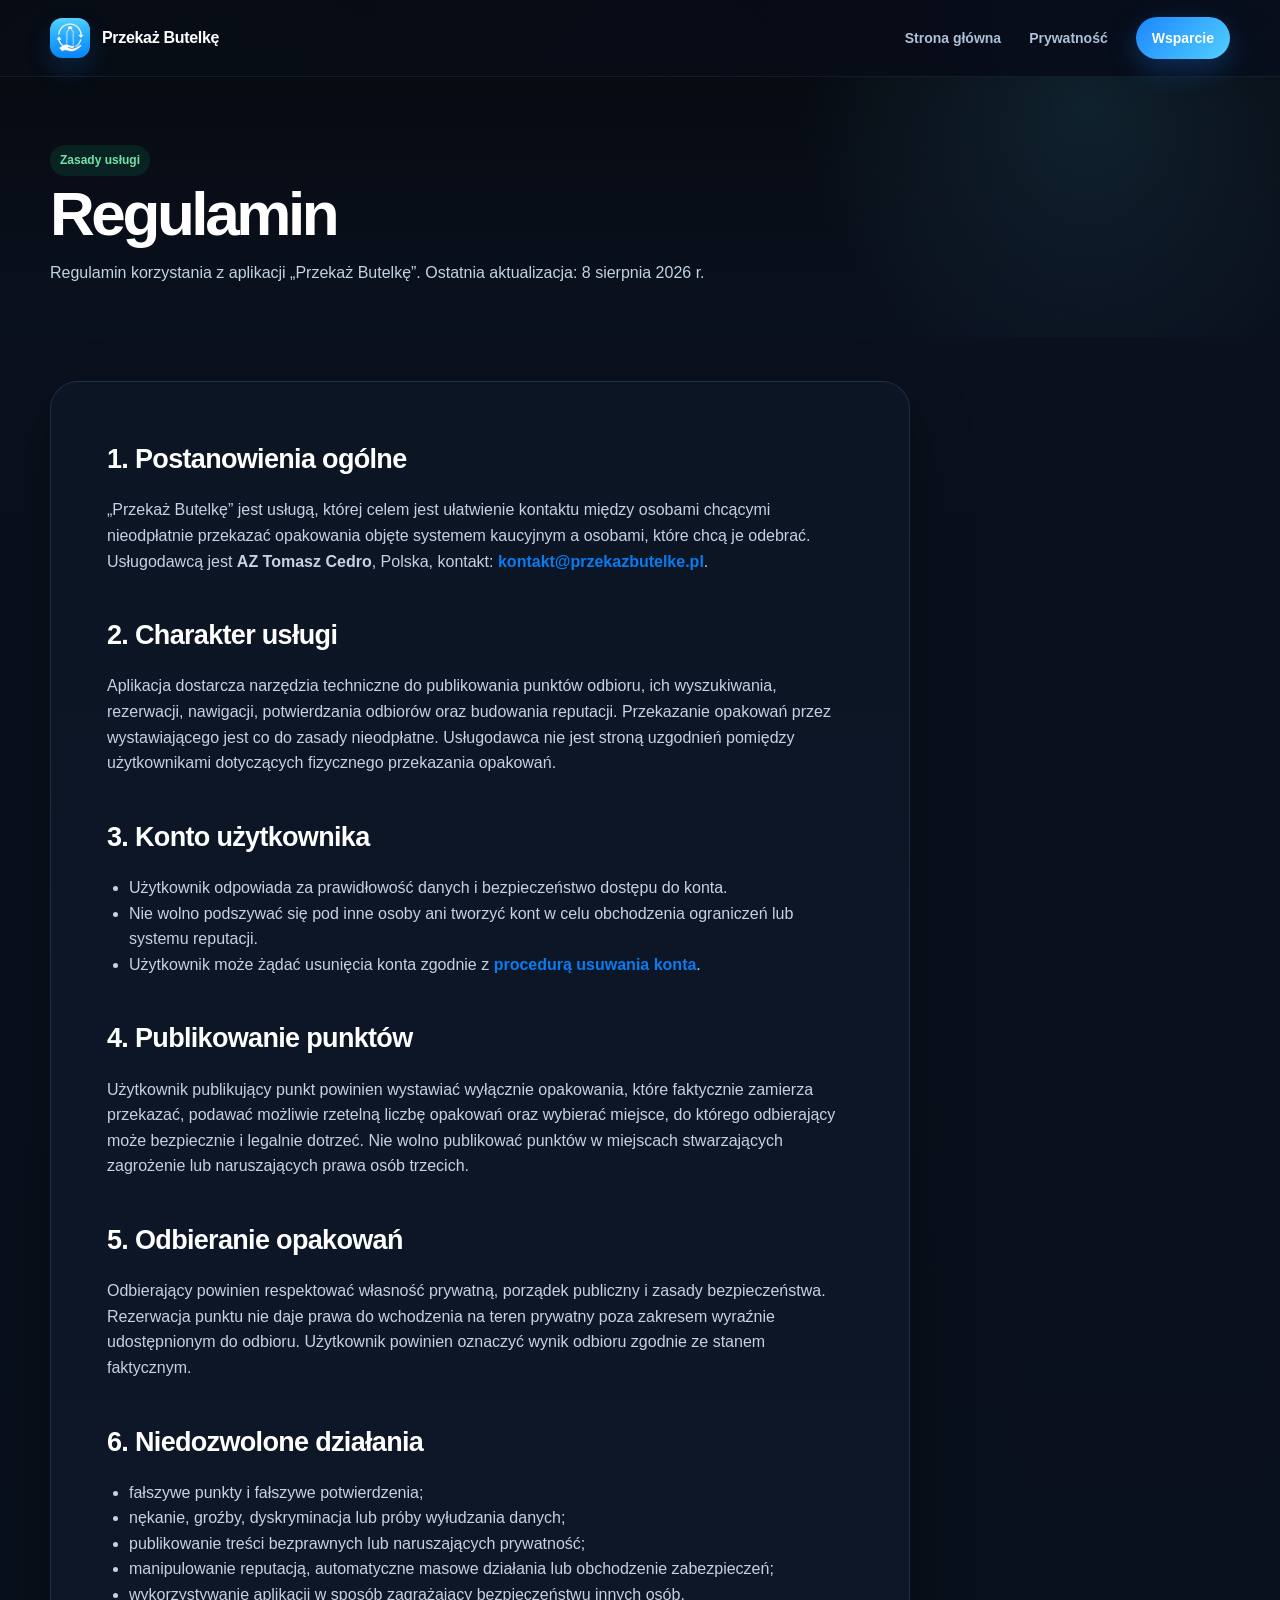
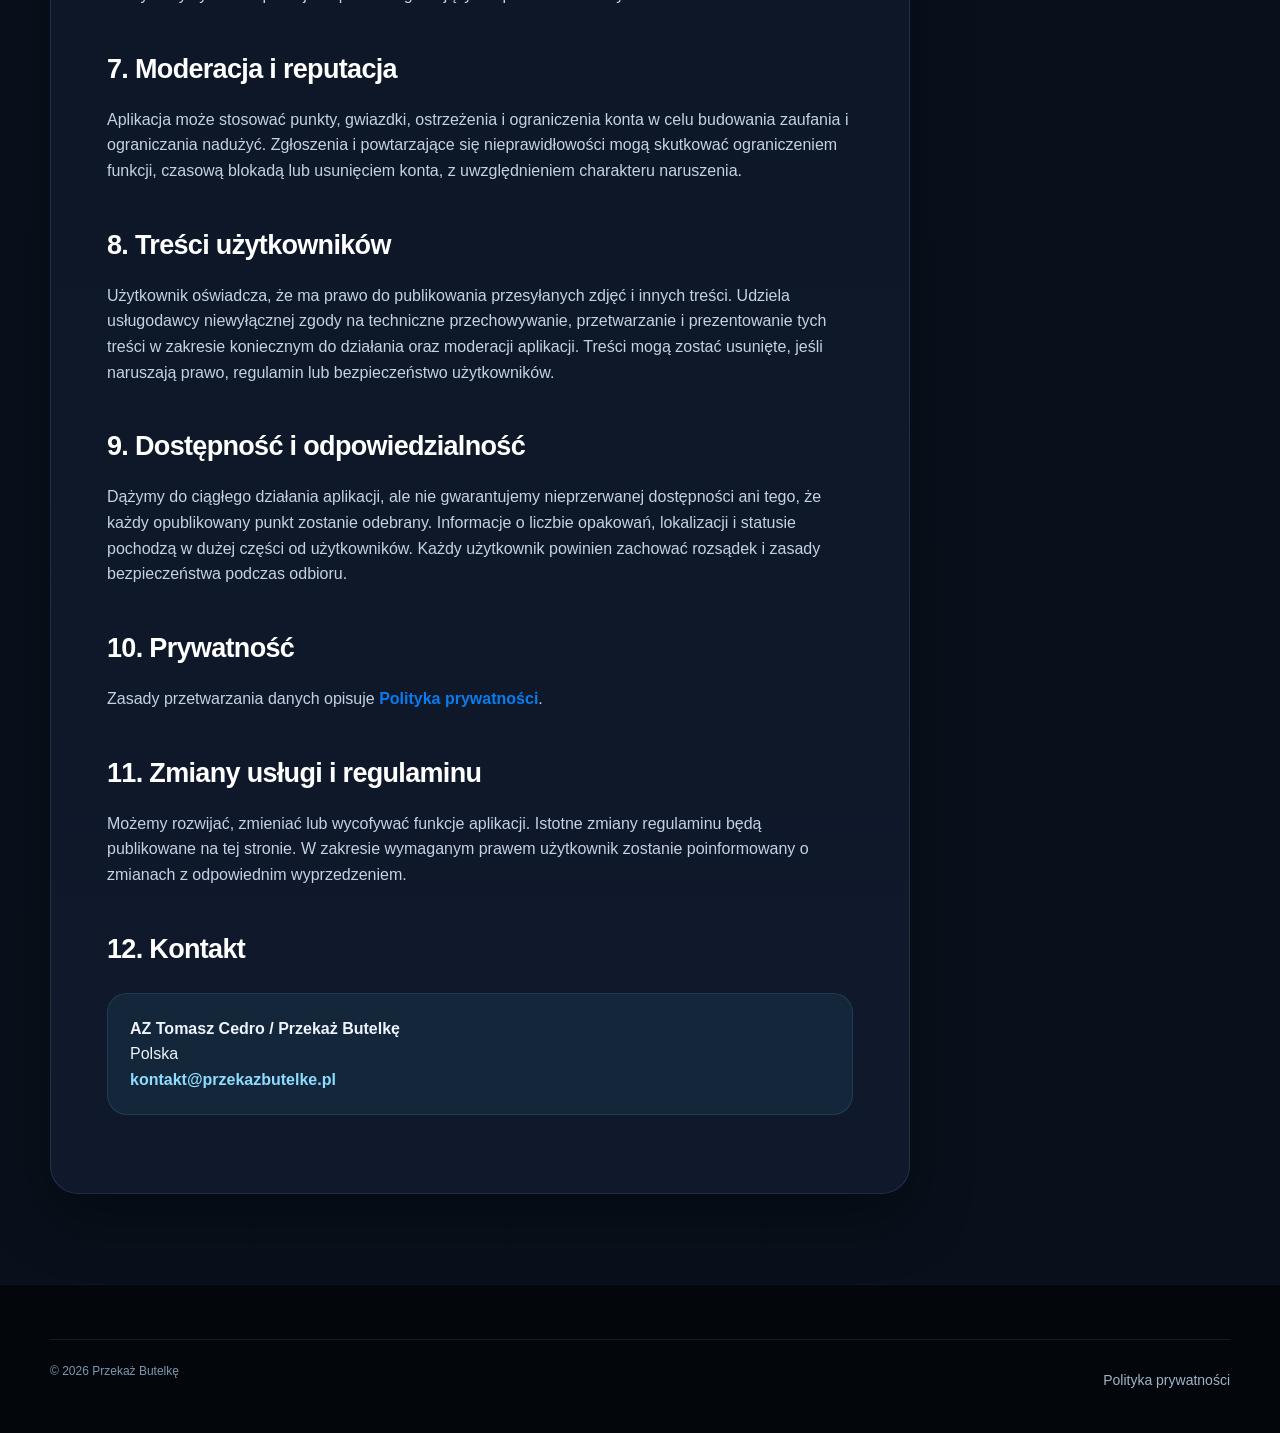
<file: regulamin.html>
<!doctype html><html lang="pl"><head><meta charset="utf-8"><meta name="viewport" content="width=device-width,initial-scale=1"><title>Regulamin – Przekaż Butelkę</title><meta name="description" content="Regulamin korzystania z aplikacji Przekaż Butelkę."><meta name="robots" content="index,follow"><link rel="canonical" href="https://przekazbutelke.plregulamin.html"><link rel="icon" href="[data-uri]"><style>

:root{
  --bg:#070b12;
  --bg-2:#0b1220;
  --bg-3:#0f1728;
  --card:#0e1625;
  --card-2:#111b2d;
  --line:rgba(120,152,198,.18);
  --text:#edf4ff;
  --text-2:#c4d2e5;
  --muted:#91a4bd;
  --blue:#1b86ff;
  --blue-2:#52d0ff;
  --blue-3:#0f5fd7;
  --radius:26px;
  --shadow:0 24px 60px rgba(0,0,0,.35);
  --max:1180px;
}
*{box-sizing:border-box}
html{scroll-behavior:smooth}
body{
  margin:0;
  background:
    radial-gradient(circle at top right, rgba(39,122,255,.16), transparent 28%),
    radial-gradient(circle at 15% 10%, rgba(82,208,255,.10), transparent 22%),
    linear-gradient(180deg, #060a11 0%, #08101c 100%);
  color:var(--text);
  font-family:-apple-system,BlinkMacSystemFont,"Segoe UI",Inter,Roboto,Arial,sans-serif;
  line-height:1.6;
  -webkit-font-smoothing:antialiased;
}
a{color:inherit;text-decoration:none}
img{max-width:100%;display:block}
.container{width:min(calc(100% - 40px),var(--max));margin-inline:auto}
.skip{position:absolute;left:-9999px;top:auto}
.skip:focus{left:14px;top:14px;background:#fff;color:#000;padding:12px 14px;border-radius:12px;z-index:1000}
.site-header{position:sticky;top:0;z-index:50;background:rgba(7,11,18,.72);backdrop-filter:blur(18px);border-bottom:1px solid rgba(255,255,255,.06)}
.nav{height:76px;display:flex;align-items:center;justify-content:space-between;gap:24px}
.brand{display:flex;align-items:center;gap:12px;font-weight:800;letter-spacing:-.02em}
.brand img{width:40px;height:40px;border-radius:12px;box-shadow:0 12px 26px rgba(27,134,255,.18)}
.brand span{color:#fff}
.nav-links{display:flex;align-items:center;gap:28px;font-size:14px;font-weight:650;color:#adc0d8}
.nav-links a:hover{color:#fff}
.nav-cta{background:linear-gradient(135deg,var(--blue),var(--blue-2));color:#fff!important;padding:10px 16px;border-radius:999px;box-shadow:0 10px 28px rgba(27,134,255,.28)}
.hero{position:relative;overflow:hidden;padding:94px 0 80px}
.hero:before{content:"";position:absolute;inset:auto -180px 14% auto;width:520px;height:520px;border-radius:50%;background:radial-gradient(circle, rgba(82,208,255,.18), transparent 64%);filter:blur(8px)}
.hero-grid{display:grid;grid-template-columns:1.08fr .92fr;align-items:center;gap:64px}
.kicker{display:inline-flex;align-items:center;gap:8px;padding:8px 12px;border:1px solid rgba(82,208,255,.22);background:rgba(15,22,37,.82);border-radius:999px;font-size:13px;font-weight:780;color:#bfe9ff}
.kicker:before{content:"";width:8px;height:8px;border-radius:50%;background:var(--blue-2)}
h1{font-size:clamp(48px,6.5vw,84px);line-height:.96;letter-spacing:-.055em;margin:22px 0 24px;max-width:850px;color:#fff}
.hero h1 span{color:var(--blue-2)!important}
.hero-lead{font-size:clamp(18px,2.05vw,22px);line-height:1.56;color:var(--text-2);max-width:720px;margin:0 0 30px}
.hero-lead strong{color:#fff}
.actions{display:flex;gap:12px;flex-wrap:wrap}
.btn{display:inline-flex;align-items:center;justify-content:center;gap:8px;padding:14px 20px;border-radius:16px;font-weight:760;border:1px solid transparent;transition:.18s ease}
.btn:hover{transform:translateY(-2px)}
.btn-primary{background:linear-gradient(135deg,var(--blue),var(--blue-3));color:#fff;box-shadow:0 16px 34px rgba(27,134,255,.24)}
.btn-secondary{background:rgba(255,255,255,.04);border-color:rgba(255,255,255,.08);color:#fff}
.hero-note{font-size:13px;color:var(--muted);margin-top:16px}
.phone-wrap{position:relative;display:flex;justify-content:center}
.phone-glow{position:absolute;inset:12% 8%;background:linear-gradient(135deg,var(--blue-2),var(--blue));filter:blur(68px);opacity:.25;border-radius:50%}
.phone{position:relative;width:min(360px,88vw);padding:10px;background:#09101b;border-radius:44px;border:1px solid rgba(255,255,255,.06);box-shadow:0 34px 100px rgba(0,0,0,.45);transform:rotate(2deg)}
.phone img{border-radius:34px;width:100%;height:auto}
.icon-float{position:absolute;width:102px;height:102px;left:-20px;top:60px;border-radius:28px;box-shadow:0 20px 45px rgba(0,0,0,.35);transform:rotate(-9deg)}
.band{background:#05080d;border-top:1px solid rgba(255,255,255,.04);border-bottom:1px solid rgba(255,255,255,.05);padding:18px 0}
.band-row{display:flex;gap:18px 38px;justify-content:center;flex-wrap:wrap;font-weight:700;font-size:14px;color:#d6e2f2}
.band span{display:flex;align-items:center;gap:9px}
.band i{width:7px;height:7px;border-radius:50%;background:var(--blue-2)}
.section{padding:92px 0}
.section-sm{padding:68px 0}
.section.alt{background:rgba(255,255,255,.015)}
.eyebrow{font-size:13px;text-transform:uppercase;letter-spacing:.14em;color:#8ddcff;font-weight:850;margin-bottom:10px}
.section-title{font-size:clamp(34px,4.5vw,58px);line-height:1.06;letter-spacing:-.045em;margin:0 0 16px;max-width:880px;color:#fff}
.section-intro{font-size:19px;color:var(--text-2);max-width:780px;margin:0 0 42px}
.story-grid{display:grid;grid-template-columns:repeat(2,1fr);gap:22px}
.story-card{border:1px solid var(--line);border-radius:var(--radius);padding:32px;background:linear-gradient(180deg,var(--card),var(--card-2));min-height:272px;position:relative;overflow:hidden;box-shadow:var(--shadow)}
.story-card:before{content:"";position:absolute;inset:0 auto auto 0;height:3px;width:100%;background:linear-gradient(90deg,var(--blue),transparent 72%);opacity:.65}
.story-card.dark{background:linear-gradient(160deg,#05080e 0%, #0d1625 100%)}
.story-card.blue{background:linear-gradient(145deg,#0b2444 0%, #0a56bc 55%, #17b6ee 100%);border-color:transparent}
.story-number{font-size:12px;font-weight:800;letter-spacing:.08em;color:#8eb0d2}
.story-card h3{font-size:28px;line-height:1.12;letter-spacing:-.03em;margin:22px 0 10px;color:#fff}
.story-card p{margin:0;color:var(--text-2);font-size:16px}
.story-card.blue p,.story-card.dark p{color:rgba(255,255,255,.82)}
.quote{margin-top:24px;padding:38px 40px;border-radius:var(--radius);background:linear-gradient(135deg, rgba(13,24,40,.96), rgba(9,39,78,.96));border:1px solid rgba(82,208,255,.16);box-shadow:var(--shadow);font-size:clamp(24px,3vw,40px);line-height:1.14;letter-spacing:-.035em;font-weight:800;color:#fff}
.quote em{font-style:normal;color:var(--blue-2)}
.steps{display:grid;grid-template-columns:repeat(3,1fr);gap:18px}
.step{background:linear-gradient(180deg,var(--card),#0c1524);border:1px solid var(--line);border-radius:24px;padding:28px;box-shadow:var(--shadow)}
.step-icon{width:50px;height:50px;border-radius:15px;background:linear-gradient(135deg, rgba(27,134,255,.18), rgba(82,208,255,.14));display:grid;place-items:center;color:#fff;font-size:22px;font-weight:900;border:1px solid rgba(82,208,255,.16)}
.step h3{font-size:21px;margin:18px 0 8px;letter-spacing:-.02em;color:#fff}
.step p{color:var(--text-2);margin:0;font-size:15px}
.impact-grid{display:grid;grid-template-columns:repeat(4,1fr);gap:16px}
.impact{padding:26px 22px;border-radius:24px;background:linear-gradient(180deg,#0d1625,#101a2c);border:1px solid var(--line);box-shadow:var(--shadow)}
.impact strong{display:block;font-size:20px;margin-bottom:10px;color:#fff}
.impact p{margin:0;color:var(--text-2);font-size:14px}
.full-bleed{border-radius:34px;background:radial-gradient(circle at 84% 18%, rgba(82,208,255,.20), transparent 26%),linear-gradient(135deg,#03070d 0%, #08192f 38%, #0e58b8 100%);padding:52px;color:#fff;display:grid;grid-template-columns:1.06fr .94fr;gap:42px;align-items:center;overflow:hidden;position:relative;border:1px solid rgba(255,255,255,.07);box-shadow:var(--shadow)}
.full-bleed:after{content:"";position:absolute;width:420px;height:420px;border-radius:50%;border:1px solid rgba(255,255,255,.12);right:-140px;bottom:-280px}
.full-bleed h2{font-size:clamp(38px,4.5vw,58px);line-height:1.03;letter-spacing:-.045em;margin:0 0 16px;color:#fff}
.full-bleed p{color:rgba(255,255,255,.82);font-size:17px;max-width:620px}
.mini-list{display:grid;gap:12px}
.mini{background:rgba(255,255,255,.06);border:1px solid rgba(255,255,255,.10);border-radius:18px;padding:16px 18px;font-weight:650;backdrop-filter:blur(8px)}
.download{display:flex;gap:12px;flex-wrap:wrap;margin-top:24px}
.store{border:1px solid rgba(255,255,255,.14);background:rgba(255,255,255,.07);color:#fff;border-radius:14px;padding:11px 16px;min-width:180px}
.store small{display:block;font-size:10px;opacity:.72;text-transform:uppercase;letter-spacing:.06em}
.store strong{font-size:16px}
.faq{display:grid;gap:10px;max-width:860px}
.faq details{background:linear-gradient(180deg,var(--card),#0a1120);border:1px solid var(--line);border-radius:17px;padding:0 20px}
.faq summary{list-style:none;cursor:pointer;font-weight:760;padding:19px 0;color:#fff}
.faq summary::-webkit-details-marker{display:none}
.faq p{color:var(--text-2);margin:0 0 20px}
.faq a{color:#8ddcff}
.footer{padding:54px 0 34px;background:#03060b;color:#c1d1e3;border-top:1px solid rgba(255,255,255,.05)}
.footer-grid{display:grid;grid-template-columns:1.4fr repeat(3,1fr);gap:34px}
.footer h4{color:#fff;font-size:14px;margin:0 0 13px}
.footer a{display:block;color:#9fb4c9;font-size:14px;margin:7px 0}
.footer a:hover{color:#fff}
.footer-brand{max-width:330px}
.footer-brand .brand{color:#fff}
.footer-brand p{font-size:14px;color:#92a7bc}
.footer-bottom{border-top:1px solid rgba(255,255,255,.09);padding-top:22px;margin-top:38px;display:flex;justify-content:space-between;gap:20px;flex-wrap:wrap;font-size:12px;color:#7f98b0}
.legal-hero{padding:68px 0 36px;background:radial-gradient(circle at 85% 10%, rgba(82,208,255,.11), transparent 26%),linear-gradient(180deg,#070b12 0%, #0a111e 100%)}
.legal-hero h1{font-size:clamp(38px,5vw,62px);margin:8px 0 14px;color:#fff}
.legal-hero p{color:var(--text-2);max-width:760px}
.legal{padding:44px 0 90px;background:linear-gradient(180deg,#0a111d 0%, #08101b 100%)}
.legal-content{max-width:860px;background:linear-gradient(180deg,#0c1524,#10192b);border:1px solid var(--line);border-radius:28px;padding:clamp(24px,5vw,56px);box-shadow:var(--shadow)}
.legal h2{font-size:27px;letter-spacing:-.025em;margin:40px 0 12px;color:#fff}
.legal h2:first-child{margin-top:0}
.legal h3{font-size:18px;margin:26px 0 8px;color:#fff}
.legal p,.legal li{color:var(--text-2)}
.legal ul,.legal ol{padding-left:22px}
.legal table{width:100%;border-collapse:collapse;margin:20px 0;font-size:14px}
.legal th,.legal td{border-bottom:1px solid var(--line);padding:12px 10px;text-align:left;vertical-align:top}
.legal th{color:#fff}
.callout{border-left:4px solid var(--blue);background:rgba(27,134,255,.10);padding:17px 18px;border-radius:0 14px 14px 0;margin:22px 0}
.callout p{margin:0}
.contact-box{background:rgba(82,208,255,.07);border:1px solid rgba(82,208,255,.14);border-radius:20px;padding:22px;margin:22px 0}
.contact-box a,.legal a{color:#8ddcff;font-weight:750}
.danger-link{display:inline-flex;background:rgba(177,33,33,.10);color:#ff8787;border:1px solid rgba(255,130,130,.18);border-radius:13px;padding:12px 16px;font-weight:760}
.status-pill{display:inline-flex;padding:6px 10px;background:rgba(19,167,105,.14);color:#75e0a9;border-radius:999px;font-size:12px;font-weight:800}
@media(max-width:900px){.nav-links a:not(.nav-cta){display:none}.hero{padding-top:54px}.hero-grid,.full-bleed{grid-template-columns:1fr}.hero-grid{gap:48px}.phone{width:min(330px,85vw)}.icon-float{left:0}.story-grid{grid-template-columns:1fr}.steps{grid-template-columns:1fr 1fr}.impact-grid{grid-template-columns:1fr 1fr}.footer-grid{grid-template-columns:1fr 1fr}}
@media(max-width:620px){.container{width:min(calc(100% - 28px),var(--max))}.nav{height:66px}.brand span{font-size:15px}.nav-cta{padding:8px 12px;font-size:12px}.hero{padding:48px 0 58px}.hero-grid{gap:38px}h1{font-size:48px}.section{padding:72px 0}.section-sm{padding:58px 0}.steps,.impact-grid,.footer-grid{grid-template-columns:1fr}.story-card{min-height:auto;padding:26px}.full-bleed{padding:32px 24px;border-radius:26px}.quote{padding:28px}.legal{padding-top:26px}.legal-content{border-radius:22px}.legal table{display:block;overflow-x:auto}.phone{transform:none}.icon-float{width:82px;height:82px;top:35px}.band-row{justify-content:flex-start}.band{padding:18px 0}}
@media(prefers-reduced-motion:reduce){html{scroll-behavior:auto}.btn{transition:none}}

</style></head><body>
<header class="site-header"><div class="container nav"><a class="brand" href="index.html"><img src="[data-uri]" alt=""><span>Przekaż Butelkę</span></a><nav class="nav-links"><a href="index.html">Strona główna</a><a href="polityka-prywatnosci.html">Prywatność</a><a class="nav-cta" href="wsparcie.html">Wsparcie</a></nav></div></header>
<main><section class="legal-hero"><div class="container"><span class="status-pill">Zasady usługi</span><h1>Regulamin</h1><p>Regulamin korzystania z aplikacji „Przekaż Butelkę”. Ostatnia aktualizacja: 8 sierpnia 2026 r.</p></div></section><section class="legal"><div class="container"><article class="legal-content">
<h2>1. Postanowienia ogólne</h2><p>„Przekaż Butelkę” jest usługą, której celem jest ułatwienie kontaktu między osobami chcącymi nieodpłatnie przekazać opakowania objęte systemem kaucyjnym a osobami, które chcą je odebrać. Usługodawcą jest <strong>AZ Tomasz Cedro</strong>, Polska, kontakt: <a href="mailto:kontakt@przekazbutelke.pl" style="color:#087cf0;font-weight:700">kontakt@przekazbutelke.pl</a>.</p>
<h2>2. Charakter usługi</h2><p>Aplikacja dostarcza narzędzia techniczne do publikowania punktów odbioru, ich wyszukiwania, rezerwacji, nawigacji, potwierdzania odbiorów oraz budowania reputacji. Przekazanie opakowań przez wystawiającego jest co do zasady nieodpłatne. Usługodawca nie jest stroną uzgodnień pomiędzy użytkownikami dotyczących fizycznego przekazania opakowań.</p>
<h2>3. Konto użytkownika</h2><ul><li>Użytkownik odpowiada za prawidłowość danych i bezpieczeństwo dostępu do konta.</li><li>Nie wolno podszywać się pod inne osoby ani tworzyć kont w celu obchodzenia ograniczeń lub systemu reputacji.</li><li>Użytkownik może żądać usunięcia konta zgodnie z <a href="usun-konto.html" style="color:#087cf0;font-weight:700">procedurą usuwania konta</a>.</li></ul>
<h2>4. Publikowanie punktów</h2><p>Użytkownik publikujący punkt powinien wystawiać wyłącznie opakowania, które faktycznie zamierza przekazać, podawać możliwie rzetelną liczbę opakowań oraz wybierać miejsce, do którego odbierający może bezpiecznie i legalnie dotrzeć. Nie wolno publikować punktów w miejscach stwarzających zagrożenie lub naruszających prawa osób trzecich.</p>
<h2>5. Odbieranie opakowań</h2><p>Odbierający powinien respektować własność prywatną, porządek publiczny i zasady bezpieczeństwa. Rezerwacja punktu nie daje prawa do wchodzenia na teren prywatny poza zakresem wyraźnie udostępnionym do odbioru. Użytkownik powinien oznaczyć wynik odbioru zgodnie ze stanem faktycznym.</p>
<h2>6. Niedozwolone działania</h2><ul><li>fałszywe punkty i fałszywe potwierdzenia;</li><li>nękanie, groźby, dyskryminacja lub próby wyłudzania danych;</li><li>publikowanie treści bezprawnych lub naruszających prywatność;</li><li>manipulowanie reputacją, automatyczne masowe działania lub obchodzenie zabezpieczeń;</li><li>wykorzystywanie aplikacji w sposób zagrażający bezpieczeństwu innych osób.</li></ul>
<h2>7. Moderacja i reputacja</h2><p>Aplikacja może stosować punkty, gwiazdki, ostrzeżenia i ograniczenia konta w celu budowania zaufania i ograniczania nadużyć. Zgłoszenia i powtarzające się nieprawidłowości mogą skutkować ograniczeniem funkcji, czasową blokadą lub usunięciem konta, z uwzględnieniem charakteru naruszenia.</p>
<h2>8. Treści użytkowników</h2><p>Użytkownik oświadcza, że ma prawo do publikowania przesyłanych zdjęć i innych treści. Udziela usługodawcy niewyłącznej zgody na techniczne przechowywanie, przetwarzanie i prezentowanie tych treści w zakresie koniecznym do działania oraz moderacji aplikacji. Treści mogą zostać usunięte, jeśli naruszają prawo, regulamin lub bezpieczeństwo użytkowników.</p>
<h2>9. Dostępność i odpowiedzialność</h2><p>Dążymy do ciągłego działania aplikacji, ale nie gwarantujemy nieprzerwanej dostępności ani tego, że każdy opublikowany punkt zostanie odebrany. Informacje o liczbie opakowań, lokalizacji i statusie pochodzą w dużej części od użytkowników. Każdy użytkownik powinien zachować rozsądek i zasady bezpieczeństwa podczas odbioru.</p>
<h2>10. Prywatność</h2><p>Zasady przetwarzania danych opisuje <a href="polityka-prywatnosci.html" style="color:#087cf0;font-weight:700">Polityka prywatności</a>.</p>
<h2>11. Zmiany usługi i regulaminu</h2><p>Możemy rozwijać, zmieniać lub wycofywać funkcje aplikacji. Istotne zmiany regulaminu będą publikowane na tej stronie. W zakresie wymaganym prawem użytkownik zostanie poinformowany o zmianach z odpowiednim wyprzedzeniem.</p>
<h2>12. Kontakt</h2><div class="contact-box"><strong>AZ Tomasz Cedro / Przekaż Butelkę</strong><br>Polska<br><a href="mailto:kontakt@przekazbutelke.pl">kontakt@przekazbutelke.pl</a></div>
</article></div></section></main><footer class="footer"><div class="container"><div class="footer-bottom" style="margin-top:0"><span>© 2026 Przekaż Butelkę</span><span><a href="polityka-prywatnosci.html">Polityka prywatności</a></span></div></div></footer></body></html>
</file>
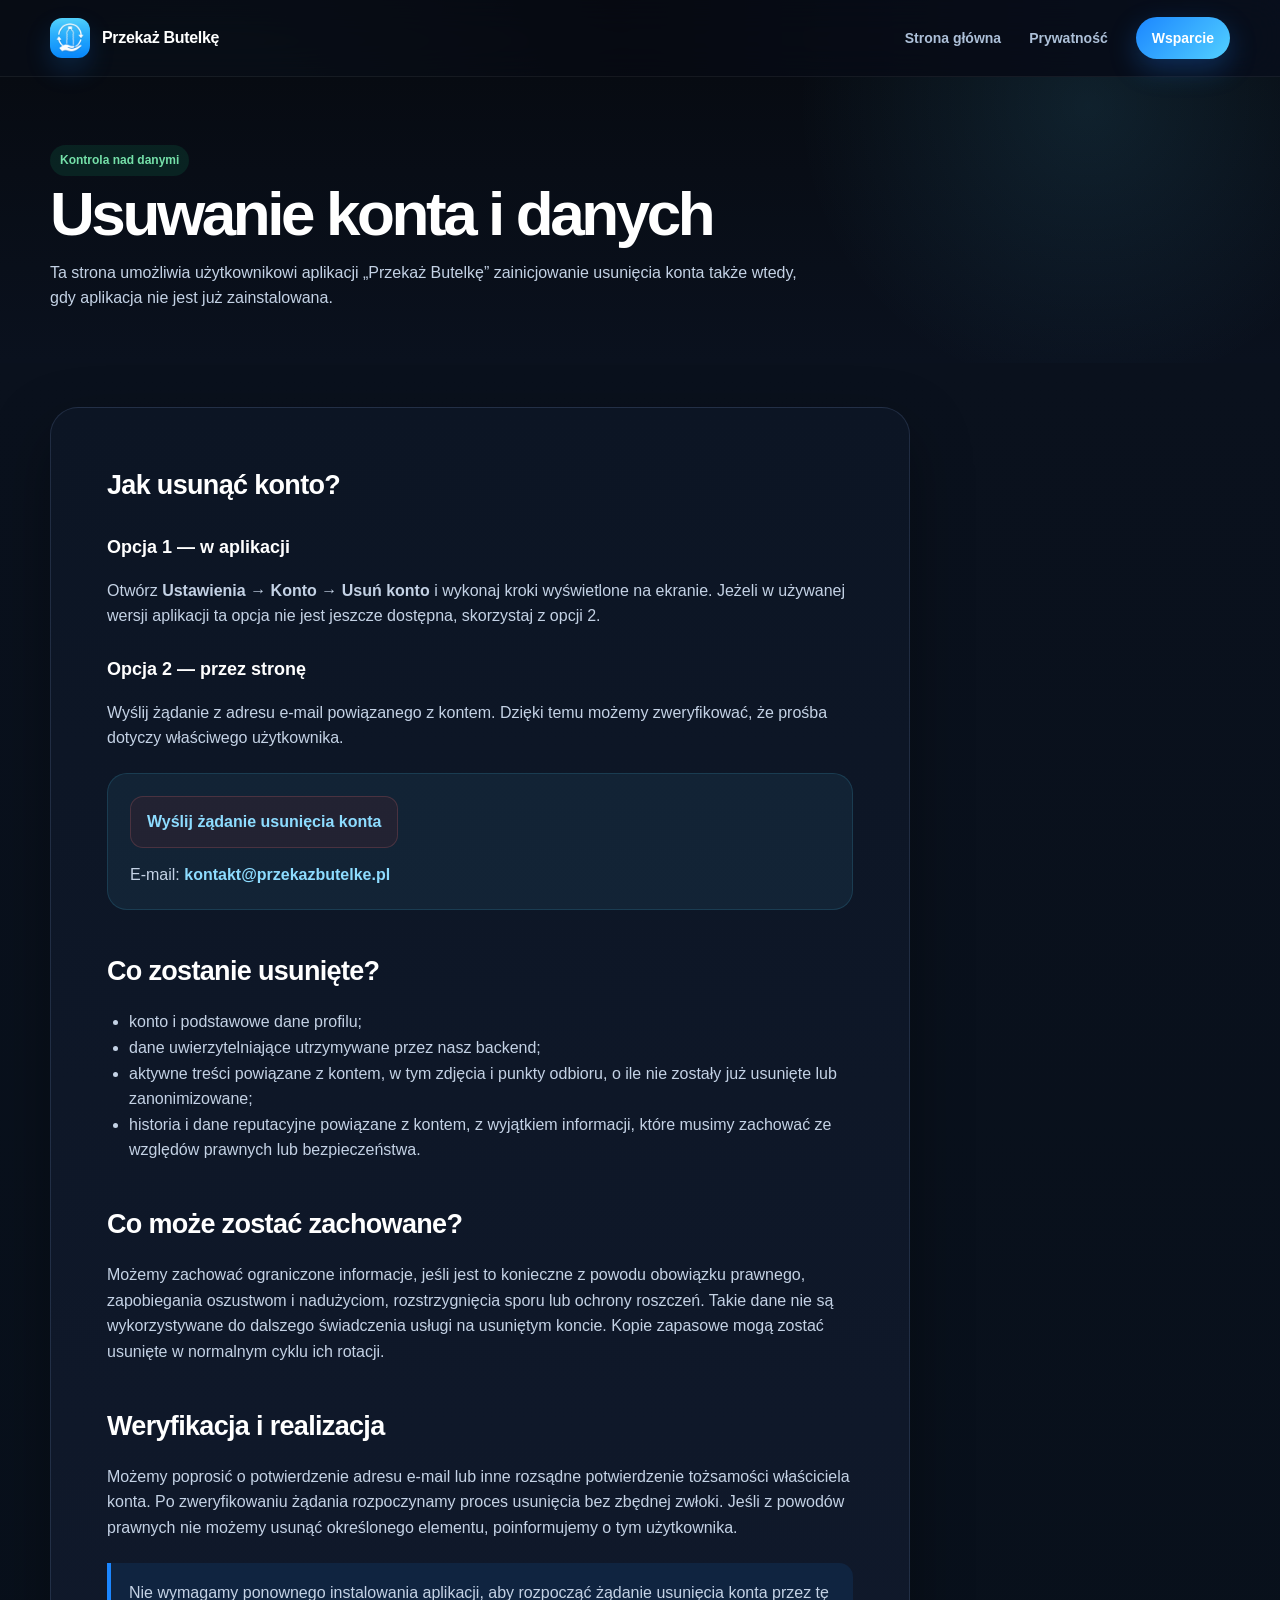
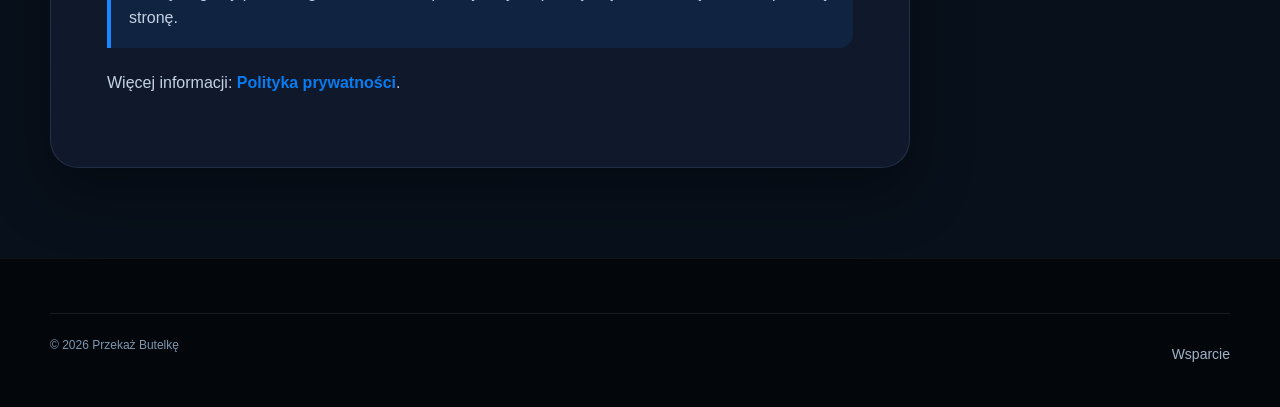
<file: usun-konto.html>
<!doctype html><html lang="pl"><head><meta charset="utf-8"><meta name="viewport" content="width=device-width,initial-scale=1"><title>Usuń konto i dane – Przekaż Butelkę</title><meta name="description" content="Publiczna strona do zainicjowania usunięcia konta i danych z aplikacji Przekaż Butelkę."><meta name="robots" content="index,follow"><link rel="canonical" href="https://przekazbutelke.plusun-konto.html"><link rel="icon" href="[data-uri]"><style>

:root{
  --bg:#070b12;
  --bg-2:#0b1220;
  --bg-3:#0f1728;
  --card:#0e1625;
  --card-2:#111b2d;
  --line:rgba(120,152,198,.18);
  --text:#edf4ff;
  --text-2:#c4d2e5;
  --muted:#91a4bd;
  --blue:#1b86ff;
  --blue-2:#52d0ff;
  --blue-3:#0f5fd7;
  --radius:26px;
  --shadow:0 24px 60px rgba(0,0,0,.35);
  --max:1180px;
}
*{box-sizing:border-box}
html{scroll-behavior:smooth}
body{
  margin:0;
  background:
    radial-gradient(circle at top right, rgba(39,122,255,.16), transparent 28%),
    radial-gradient(circle at 15% 10%, rgba(82,208,255,.10), transparent 22%),
    linear-gradient(180deg, #060a11 0%, #08101c 100%);
  color:var(--text);
  font-family:-apple-system,BlinkMacSystemFont,"Segoe UI",Inter,Roboto,Arial,sans-serif;
  line-height:1.6;
  -webkit-font-smoothing:antialiased;
}
a{color:inherit;text-decoration:none}
img{max-width:100%;display:block}
.container{width:min(calc(100% - 40px),var(--max));margin-inline:auto}
.skip{position:absolute;left:-9999px;top:auto}
.skip:focus{left:14px;top:14px;background:#fff;color:#000;padding:12px 14px;border-radius:12px;z-index:1000}
.site-header{position:sticky;top:0;z-index:50;background:rgba(7,11,18,.72);backdrop-filter:blur(18px);border-bottom:1px solid rgba(255,255,255,.06)}
.nav{height:76px;display:flex;align-items:center;justify-content:space-between;gap:24px}
.brand{display:flex;align-items:center;gap:12px;font-weight:800;letter-spacing:-.02em}
.brand img{width:40px;height:40px;border-radius:12px;box-shadow:0 12px 26px rgba(27,134,255,.18)}
.brand span{color:#fff}
.nav-links{display:flex;align-items:center;gap:28px;font-size:14px;font-weight:650;color:#adc0d8}
.nav-links a:hover{color:#fff}
.nav-cta{background:linear-gradient(135deg,var(--blue),var(--blue-2));color:#fff!important;padding:10px 16px;border-radius:999px;box-shadow:0 10px 28px rgba(27,134,255,.28)}
.hero{position:relative;overflow:hidden;padding:94px 0 80px}
.hero:before{content:"";position:absolute;inset:auto -180px 14% auto;width:520px;height:520px;border-radius:50%;background:radial-gradient(circle, rgba(82,208,255,.18), transparent 64%);filter:blur(8px)}
.hero-grid{display:grid;grid-template-columns:1.08fr .92fr;align-items:center;gap:64px}
.kicker{display:inline-flex;align-items:center;gap:8px;padding:8px 12px;border:1px solid rgba(82,208,255,.22);background:rgba(15,22,37,.82);border-radius:999px;font-size:13px;font-weight:780;color:#bfe9ff}
.kicker:before{content:"";width:8px;height:8px;border-radius:50%;background:var(--blue-2)}
h1{font-size:clamp(48px,6.5vw,84px);line-height:.96;letter-spacing:-.055em;margin:22px 0 24px;max-width:850px;color:#fff}
.hero h1 span{color:var(--blue-2)!important}
.hero-lead{font-size:clamp(18px,2.05vw,22px);line-height:1.56;color:var(--text-2);max-width:720px;margin:0 0 30px}
.hero-lead strong{color:#fff}
.actions{display:flex;gap:12px;flex-wrap:wrap}
.btn{display:inline-flex;align-items:center;justify-content:center;gap:8px;padding:14px 20px;border-radius:16px;font-weight:760;border:1px solid transparent;transition:.18s ease}
.btn:hover{transform:translateY(-2px)}
.btn-primary{background:linear-gradient(135deg,var(--blue),var(--blue-3));color:#fff;box-shadow:0 16px 34px rgba(27,134,255,.24)}
.btn-secondary{background:rgba(255,255,255,.04);border-color:rgba(255,255,255,.08);color:#fff}
.hero-note{font-size:13px;color:var(--muted);margin-top:16px}
.phone-wrap{position:relative;display:flex;justify-content:center}
.phone-glow{position:absolute;inset:12% 8%;background:linear-gradient(135deg,var(--blue-2),var(--blue));filter:blur(68px);opacity:.25;border-radius:50%}
.phone{position:relative;width:min(360px,88vw);padding:10px;background:#09101b;border-radius:44px;border:1px solid rgba(255,255,255,.06);box-shadow:0 34px 100px rgba(0,0,0,.45);transform:rotate(2deg)}
.phone img{border-radius:34px;width:100%;height:auto}
.icon-float{position:absolute;width:102px;height:102px;left:-20px;top:60px;border-radius:28px;box-shadow:0 20px 45px rgba(0,0,0,.35);transform:rotate(-9deg)}
.band{background:#05080d;border-top:1px solid rgba(255,255,255,.04);border-bottom:1px solid rgba(255,255,255,.05);padding:18px 0}
.band-row{display:flex;gap:18px 38px;justify-content:center;flex-wrap:wrap;font-weight:700;font-size:14px;color:#d6e2f2}
.band span{display:flex;align-items:center;gap:9px}
.band i{width:7px;height:7px;border-radius:50%;background:var(--blue-2)}
.section{padding:92px 0}
.section-sm{padding:68px 0}
.section.alt{background:rgba(255,255,255,.015)}
.eyebrow{font-size:13px;text-transform:uppercase;letter-spacing:.14em;color:#8ddcff;font-weight:850;margin-bottom:10px}
.section-title{font-size:clamp(34px,4.5vw,58px);line-height:1.06;letter-spacing:-.045em;margin:0 0 16px;max-width:880px;color:#fff}
.section-intro{font-size:19px;color:var(--text-2);max-width:780px;margin:0 0 42px}
.story-grid{display:grid;grid-template-columns:repeat(2,1fr);gap:22px}
.story-card{border:1px solid var(--line);border-radius:var(--radius);padding:32px;background:linear-gradient(180deg,var(--card),var(--card-2));min-height:272px;position:relative;overflow:hidden;box-shadow:var(--shadow)}
.story-card:before{content:"";position:absolute;inset:0 auto auto 0;height:3px;width:100%;background:linear-gradient(90deg,var(--blue),transparent 72%);opacity:.65}
.story-card.dark{background:linear-gradient(160deg,#05080e 0%, #0d1625 100%)}
.story-card.blue{background:linear-gradient(145deg,#0b2444 0%, #0a56bc 55%, #17b6ee 100%);border-color:transparent}
.story-number{font-size:12px;font-weight:800;letter-spacing:.08em;color:#8eb0d2}
.story-card h3{font-size:28px;line-height:1.12;letter-spacing:-.03em;margin:22px 0 10px;color:#fff}
.story-card p{margin:0;color:var(--text-2);font-size:16px}
.story-card.blue p,.story-card.dark p{color:rgba(255,255,255,.82)}
.quote{margin-top:24px;padding:38px 40px;border-radius:var(--radius);background:linear-gradient(135deg, rgba(13,24,40,.96), rgba(9,39,78,.96));border:1px solid rgba(82,208,255,.16);box-shadow:var(--shadow);font-size:clamp(24px,3vw,40px);line-height:1.14;letter-spacing:-.035em;font-weight:800;color:#fff}
.quote em{font-style:normal;color:var(--blue-2)}
.steps{display:grid;grid-template-columns:repeat(3,1fr);gap:18px}
.step{background:linear-gradient(180deg,var(--card),#0c1524);border:1px solid var(--line);border-radius:24px;padding:28px;box-shadow:var(--shadow)}
.step-icon{width:50px;height:50px;border-radius:15px;background:linear-gradient(135deg, rgba(27,134,255,.18), rgba(82,208,255,.14));display:grid;place-items:center;color:#fff;font-size:22px;font-weight:900;border:1px solid rgba(82,208,255,.16)}
.step h3{font-size:21px;margin:18px 0 8px;letter-spacing:-.02em;color:#fff}
.step p{color:var(--text-2);margin:0;font-size:15px}
.impact-grid{display:grid;grid-template-columns:repeat(4,1fr);gap:16px}
.impact{padding:26px 22px;border-radius:24px;background:linear-gradient(180deg,#0d1625,#101a2c);border:1px solid var(--line);box-shadow:var(--shadow)}
.impact strong{display:block;font-size:20px;margin-bottom:10px;color:#fff}
.impact p{margin:0;color:var(--text-2);font-size:14px}
.full-bleed{border-radius:34px;background:radial-gradient(circle at 84% 18%, rgba(82,208,255,.20), transparent 26%),linear-gradient(135deg,#03070d 0%, #08192f 38%, #0e58b8 100%);padding:52px;color:#fff;display:grid;grid-template-columns:1.06fr .94fr;gap:42px;align-items:center;overflow:hidden;position:relative;border:1px solid rgba(255,255,255,.07);box-shadow:var(--shadow)}
.full-bleed:after{content:"";position:absolute;width:420px;height:420px;border-radius:50%;border:1px solid rgba(255,255,255,.12);right:-140px;bottom:-280px}
.full-bleed h2{font-size:clamp(38px,4.5vw,58px);line-height:1.03;letter-spacing:-.045em;margin:0 0 16px;color:#fff}
.full-bleed p{color:rgba(255,255,255,.82);font-size:17px;max-width:620px}
.mini-list{display:grid;gap:12px}
.mini{background:rgba(255,255,255,.06);border:1px solid rgba(255,255,255,.10);border-radius:18px;padding:16px 18px;font-weight:650;backdrop-filter:blur(8px)}
.download{display:flex;gap:12px;flex-wrap:wrap;margin-top:24px}
.store{border:1px solid rgba(255,255,255,.14);background:rgba(255,255,255,.07);color:#fff;border-radius:14px;padding:11px 16px;min-width:180px}
.store small{display:block;font-size:10px;opacity:.72;text-transform:uppercase;letter-spacing:.06em}
.store strong{font-size:16px}
.faq{display:grid;gap:10px;max-width:860px}
.faq details{background:linear-gradient(180deg,var(--card),#0a1120);border:1px solid var(--line);border-radius:17px;padding:0 20px}
.faq summary{list-style:none;cursor:pointer;font-weight:760;padding:19px 0;color:#fff}
.faq summary::-webkit-details-marker{display:none}
.faq p{color:var(--text-2);margin:0 0 20px}
.faq a{color:#8ddcff}
.footer{padding:54px 0 34px;background:#03060b;color:#c1d1e3;border-top:1px solid rgba(255,255,255,.05)}
.footer-grid{display:grid;grid-template-columns:1.4fr repeat(3,1fr);gap:34px}
.footer h4{color:#fff;font-size:14px;margin:0 0 13px}
.footer a{display:block;color:#9fb4c9;font-size:14px;margin:7px 0}
.footer a:hover{color:#fff}
.footer-brand{max-width:330px}
.footer-brand .brand{color:#fff}
.footer-brand p{font-size:14px;color:#92a7bc}
.footer-bottom{border-top:1px solid rgba(255,255,255,.09);padding-top:22px;margin-top:38px;display:flex;justify-content:space-between;gap:20px;flex-wrap:wrap;font-size:12px;color:#7f98b0}
.legal-hero{padding:68px 0 36px;background:radial-gradient(circle at 85% 10%, rgba(82,208,255,.11), transparent 26%),linear-gradient(180deg,#070b12 0%, #0a111e 100%)}
.legal-hero h1{font-size:clamp(38px,5vw,62px);margin:8px 0 14px;color:#fff}
.legal-hero p{color:var(--text-2);max-width:760px}
.legal{padding:44px 0 90px;background:linear-gradient(180deg,#0a111d 0%, #08101b 100%)}
.legal-content{max-width:860px;background:linear-gradient(180deg,#0c1524,#10192b);border:1px solid var(--line);border-radius:28px;padding:clamp(24px,5vw,56px);box-shadow:var(--shadow)}
.legal h2{font-size:27px;letter-spacing:-.025em;margin:40px 0 12px;color:#fff}
.legal h2:first-child{margin-top:0}
.legal h3{font-size:18px;margin:26px 0 8px;color:#fff}
.legal p,.legal li{color:var(--text-2)}
.legal ul,.legal ol{padding-left:22px}
.legal table{width:100%;border-collapse:collapse;margin:20px 0;font-size:14px}
.legal th,.legal td{border-bottom:1px solid var(--line);padding:12px 10px;text-align:left;vertical-align:top}
.legal th{color:#fff}
.callout{border-left:4px solid var(--blue);background:rgba(27,134,255,.10);padding:17px 18px;border-radius:0 14px 14px 0;margin:22px 0}
.callout p{margin:0}
.contact-box{background:rgba(82,208,255,.07);border:1px solid rgba(82,208,255,.14);border-radius:20px;padding:22px;margin:22px 0}
.contact-box a,.legal a{color:#8ddcff;font-weight:750}
.danger-link{display:inline-flex;background:rgba(177,33,33,.10);color:#ff8787;border:1px solid rgba(255,130,130,.18);border-radius:13px;padding:12px 16px;font-weight:760}
.status-pill{display:inline-flex;padding:6px 10px;background:rgba(19,167,105,.14);color:#75e0a9;border-radius:999px;font-size:12px;font-weight:800}
@media(max-width:900px){.nav-links a:not(.nav-cta){display:none}.hero{padding-top:54px}.hero-grid,.full-bleed{grid-template-columns:1fr}.hero-grid{gap:48px}.phone{width:min(330px,85vw)}.icon-float{left:0}.story-grid{grid-template-columns:1fr}.steps{grid-template-columns:1fr 1fr}.impact-grid{grid-template-columns:1fr 1fr}.footer-grid{grid-template-columns:1fr 1fr}}
@media(max-width:620px){.container{width:min(calc(100% - 28px),var(--max))}.nav{height:66px}.brand span{font-size:15px}.nav-cta{padding:8px 12px;font-size:12px}.hero{padding:48px 0 58px}.hero-grid{gap:38px}h1{font-size:48px}.section{padding:72px 0}.section-sm{padding:58px 0}.steps,.impact-grid,.footer-grid{grid-template-columns:1fr}.story-card{min-height:auto;padding:26px}.full-bleed{padding:32px 24px;border-radius:26px}.quote{padding:28px}.legal{padding-top:26px}.legal-content{border-radius:22px}.legal table{display:block;overflow-x:auto}.phone{transform:none}.icon-float{width:82px;height:82px;top:35px}.band-row{justify-content:flex-start}.band{padding:18px 0}}
@media(prefers-reduced-motion:reduce){html{scroll-behavior:auto}.btn{transition:none}}

</style></head><body>
<header class="site-header"><div class="container nav"><a class="brand" href="index.html"><img src="[data-uri]" alt=""><span>Przekaż Butelkę</span></a><nav class="nav-links"><a href="index.html">Strona główna</a><a href="polityka-prywatnosci.html">Prywatność</a><a class="nav-cta" href="wsparcie.html">Wsparcie</a></nav></div></header>
<main><section class="legal-hero"><div class="container"><span class="status-pill">Kontrola nad danymi</span><h1>Usuwanie konta i danych</h1><p>Ta strona umożliwia użytkownikowi aplikacji „Przekaż Butelkę” zainicjowanie usunięcia konta także wtedy, gdy aplikacja nie jest już zainstalowana.</p></div></section>
<section class="legal"><div class="container"><article class="legal-content"><h2>Jak usunąć konto?</h2><h3>Opcja 1 — w aplikacji</h3><p>Otwórz <strong>Ustawienia → Konto → Usuń konto</strong> i wykonaj kroki wyświetlone na ekranie. Jeżeli w używanej wersji aplikacji ta opcja nie jest jeszcze dostępna, skorzystaj z opcji 2.</p>
<h3>Opcja 2 — przez stronę</h3><p>Wyślij żądanie z adresu e-mail powiązanego z kontem. Dzięki temu możemy zweryfikować, że prośba dotyczy właściwego użytkownika.</p><div class="contact-box"><a class="danger-link" href="mailto:kontakt@przekazbutelke.pl?subject=Usuni%C4%99cie%20konta%20%E2%80%93%20Przeka%C5%BC%20Butelk%C4%99&body=Prosz%C4%99%20o%20usuni%C4%99cie%20mojego%20konta%20w%20aplikacji%20Przeka%C5%BC%20Butelk%C4%99%20oraz%20powi%C4%85zanych%20z%20nim%20danych.%0A%0AAdres%20e-mail%20konta%3A%20">Wyślij żądanie usunięcia konta</a><p style="margin:14px 0 0">E-mail: <a href="mailto:kontakt@przekazbutelke.pl">kontakt@przekazbutelke.pl</a></p></div>
<h2>Co zostanie usunięte?</h2><ul><li>konto i podstawowe dane profilu;</li><li>dane uwierzytelniające utrzymywane przez nasz backend;</li><li>aktywne treści powiązane z kontem, w tym zdjęcia i punkty odbioru, o ile nie zostały już usunięte lub zanonimizowane;</li><li>historia i dane reputacyjne powiązane z kontem, z wyjątkiem informacji, które musimy zachować ze względów prawnych lub bezpieczeństwa.</li></ul>
<h2>Co może zostać zachowane?</h2><p>Możemy zachować ograniczone informacje, jeśli jest to konieczne z powodu obowiązku prawnego, zapobiegania oszustwom i nadużyciom, rozstrzygnięcia sporu lub ochrony roszczeń. Takie dane nie są wykorzystywane do dalszego świadczenia usługi na usuniętym koncie. Kopie zapasowe mogą zostać usunięte w normalnym cyklu ich rotacji.</p>
<h2>Weryfikacja i realizacja</h2><p>Możemy poprosić o potwierdzenie adresu e-mail lub inne rozsądne potwierdzenie tożsamości właściciela konta. Po zweryfikowaniu żądania rozpoczynamy proces usunięcia bez zbędnej zwłoki. Jeśli z powodów prawnych nie możemy usunąć określonego elementu, poinformujemy o tym użytkownika.</p>
<div class="callout"><p>Nie wymagamy ponownego instalowania aplikacji, aby rozpocząć żądanie usunięcia konta przez tę stronę.</p></div><p>Więcej informacji: <a href="polityka-prywatnosci.html" style="color:#087cf0;font-weight:700">Polityka prywatności</a>.</p></article></div></section></main>
<footer class="footer"><div class="container"><div class="footer-bottom" style="margin-top:0"><span>© 2026 Przekaż Butelkę</span><span><a href="wsparcie.html">Wsparcie</a></span></div></div></footer></body></html>
</file>
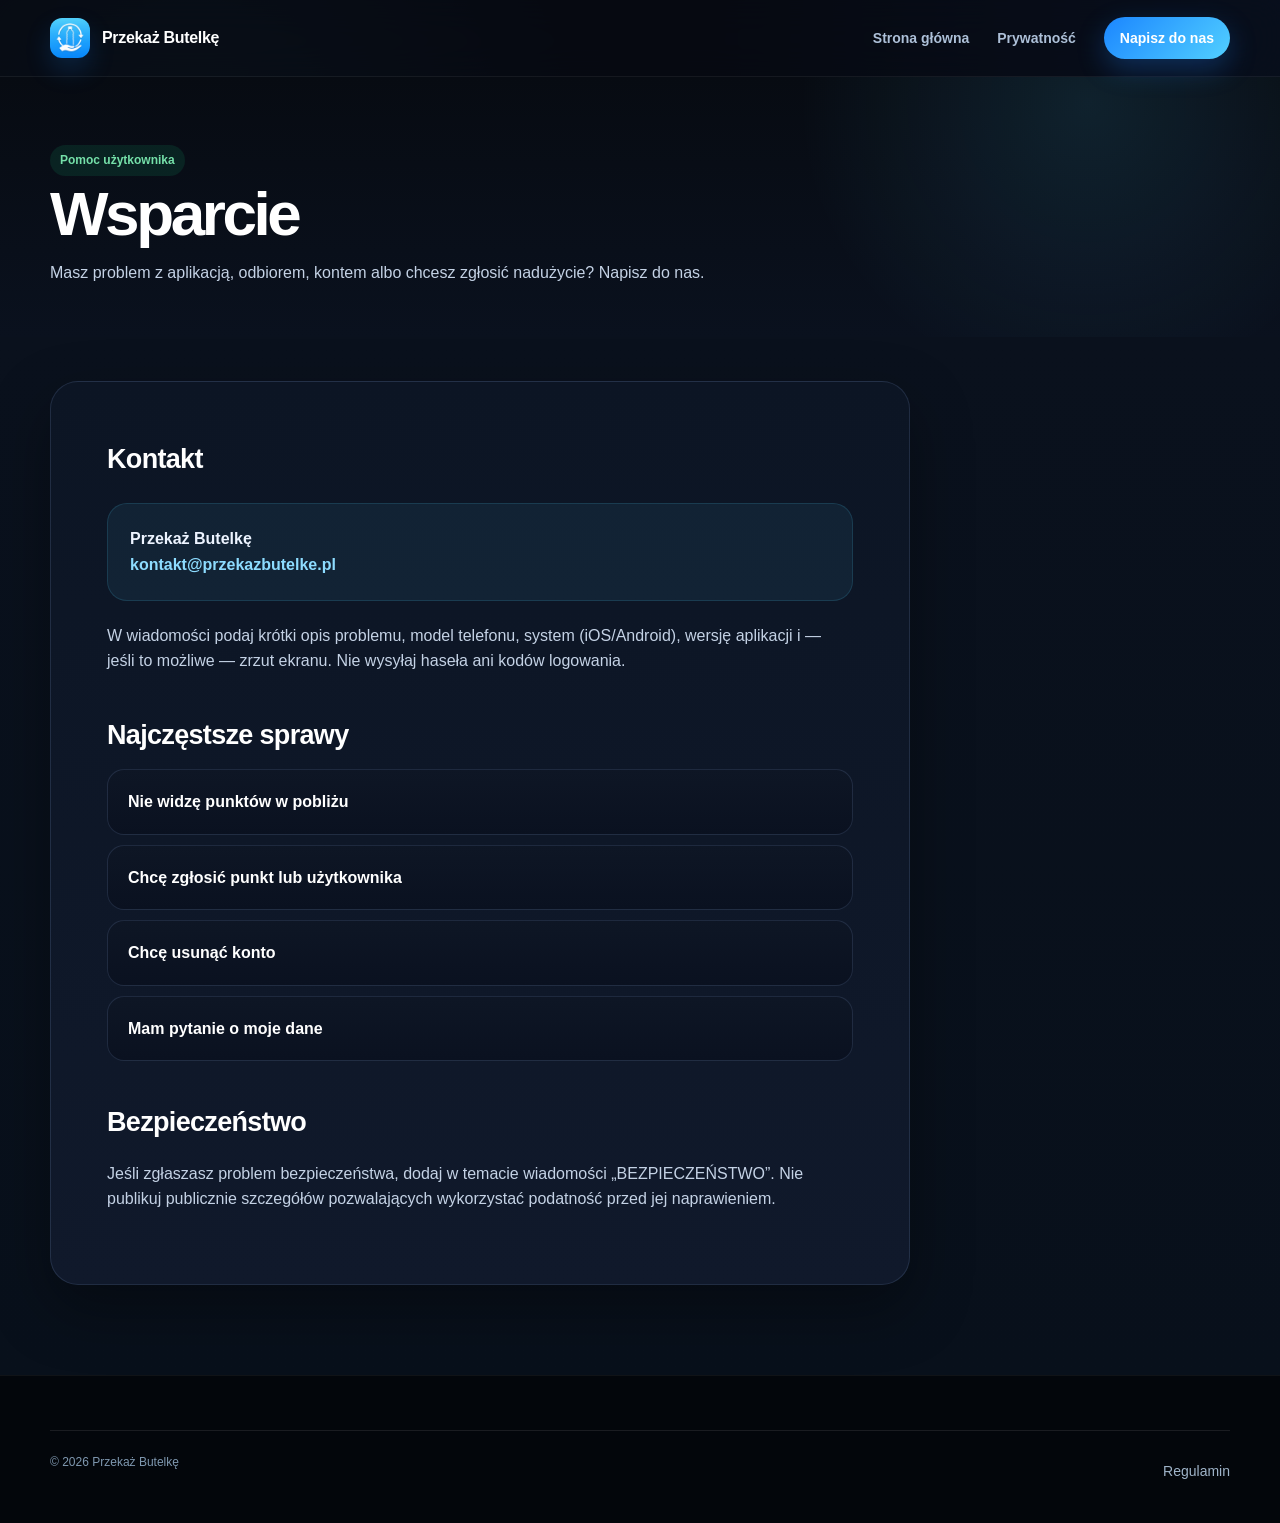
<file: wsparcie.html>
<!doctype html><html lang="pl"><head><meta charset="utf-8"><meta name="viewport" content="width=device-width,initial-scale=1"><title>Wsparcie – Przekaż Butelkę</title><meta name="description" content="Pomoc, kontakt, zgłaszanie problemów i informacje o aplikacji Przekaż Butelkę."><meta name="robots" content="index,follow"><link rel="canonical" href="https://przekazbutelke.plwsparcie.html"><link rel="icon" href="[data-uri]"><style>

:root{
  --bg:#070b12;
  --bg-2:#0b1220;
  --bg-3:#0f1728;
  --card:#0e1625;
  --card-2:#111b2d;
  --line:rgba(120,152,198,.18);
  --text:#edf4ff;
  --text-2:#c4d2e5;
  --muted:#91a4bd;
  --blue:#1b86ff;
  --blue-2:#52d0ff;
  --blue-3:#0f5fd7;
  --radius:26px;
  --shadow:0 24px 60px rgba(0,0,0,.35);
  --max:1180px;
}
*{box-sizing:border-box}
html{scroll-behavior:smooth}
body{
  margin:0;
  background:
    radial-gradient(circle at top right, rgba(39,122,255,.16), transparent 28%),
    radial-gradient(circle at 15% 10%, rgba(82,208,255,.10), transparent 22%),
    linear-gradient(180deg, #060a11 0%, #08101c 100%);
  color:var(--text);
  font-family:-apple-system,BlinkMacSystemFont,"Segoe UI",Inter,Roboto,Arial,sans-serif;
  line-height:1.6;
  -webkit-font-smoothing:antialiased;
}
a{color:inherit;text-decoration:none}
img{max-width:100%;display:block}
.container{width:min(calc(100% - 40px),var(--max));margin-inline:auto}
.skip{position:absolute;left:-9999px;top:auto}
.skip:focus{left:14px;top:14px;background:#fff;color:#000;padding:12px 14px;border-radius:12px;z-index:1000}
.site-header{position:sticky;top:0;z-index:50;background:rgba(7,11,18,.72);backdrop-filter:blur(18px);border-bottom:1px solid rgba(255,255,255,.06)}
.nav{height:76px;display:flex;align-items:center;justify-content:space-between;gap:24px}
.brand{display:flex;align-items:center;gap:12px;font-weight:800;letter-spacing:-.02em}
.brand img{width:40px;height:40px;border-radius:12px;box-shadow:0 12px 26px rgba(27,134,255,.18)}
.brand span{color:#fff}
.nav-links{display:flex;align-items:center;gap:28px;font-size:14px;font-weight:650;color:#adc0d8}
.nav-links a:hover{color:#fff}
.nav-cta{background:linear-gradient(135deg,var(--blue),var(--blue-2));color:#fff!important;padding:10px 16px;border-radius:999px;box-shadow:0 10px 28px rgba(27,134,255,.28)}
.hero{position:relative;overflow:hidden;padding:94px 0 80px}
.hero:before{content:"";position:absolute;inset:auto -180px 14% auto;width:520px;height:520px;border-radius:50%;background:radial-gradient(circle, rgba(82,208,255,.18), transparent 64%);filter:blur(8px)}
.hero-grid{display:grid;grid-template-columns:1.08fr .92fr;align-items:center;gap:64px}
.kicker{display:inline-flex;align-items:center;gap:8px;padding:8px 12px;border:1px solid rgba(82,208,255,.22);background:rgba(15,22,37,.82);border-radius:999px;font-size:13px;font-weight:780;color:#bfe9ff}
.kicker:before{content:"";width:8px;height:8px;border-radius:50%;background:var(--blue-2)}
h1{font-size:clamp(48px,6.5vw,84px);line-height:.96;letter-spacing:-.055em;margin:22px 0 24px;max-width:850px;color:#fff}
.hero h1 span{color:var(--blue-2)!important}
.hero-lead{font-size:clamp(18px,2.05vw,22px);line-height:1.56;color:var(--text-2);max-width:720px;margin:0 0 30px}
.hero-lead strong{color:#fff}
.actions{display:flex;gap:12px;flex-wrap:wrap}
.btn{display:inline-flex;align-items:center;justify-content:center;gap:8px;padding:14px 20px;border-radius:16px;font-weight:760;border:1px solid transparent;transition:.18s ease}
.btn:hover{transform:translateY(-2px)}
.btn-primary{background:linear-gradient(135deg,var(--blue),var(--blue-3));color:#fff;box-shadow:0 16px 34px rgba(27,134,255,.24)}
.btn-secondary{background:rgba(255,255,255,.04);border-color:rgba(255,255,255,.08);color:#fff}
.hero-note{font-size:13px;color:var(--muted);margin-top:16px}
.phone-wrap{position:relative;display:flex;justify-content:center}
.phone-glow{position:absolute;inset:12% 8%;background:linear-gradient(135deg,var(--blue-2),var(--blue));filter:blur(68px);opacity:.25;border-radius:50%}
.phone{position:relative;width:min(360px,88vw);padding:10px;background:#09101b;border-radius:44px;border:1px solid rgba(255,255,255,.06);box-shadow:0 34px 100px rgba(0,0,0,.45);transform:rotate(2deg)}
.phone img{border-radius:34px;width:100%;height:auto}
.icon-float{position:absolute;width:102px;height:102px;left:-20px;top:60px;border-radius:28px;box-shadow:0 20px 45px rgba(0,0,0,.35);transform:rotate(-9deg)}
.band{background:#05080d;border-top:1px solid rgba(255,255,255,.04);border-bottom:1px solid rgba(255,255,255,.05);padding:18px 0}
.band-row{display:flex;gap:18px 38px;justify-content:center;flex-wrap:wrap;font-weight:700;font-size:14px;color:#d6e2f2}
.band span{display:flex;align-items:center;gap:9px}
.band i{width:7px;height:7px;border-radius:50%;background:var(--blue-2)}
.section{padding:92px 0}
.section-sm{padding:68px 0}
.section.alt{background:rgba(255,255,255,.015)}
.eyebrow{font-size:13px;text-transform:uppercase;letter-spacing:.14em;color:#8ddcff;font-weight:850;margin-bottom:10px}
.section-title{font-size:clamp(34px,4.5vw,58px);line-height:1.06;letter-spacing:-.045em;margin:0 0 16px;max-width:880px;color:#fff}
.section-intro{font-size:19px;color:var(--text-2);max-width:780px;margin:0 0 42px}
.story-grid{display:grid;grid-template-columns:repeat(2,1fr);gap:22px}
.story-card{border:1px solid var(--line);border-radius:var(--radius);padding:32px;background:linear-gradient(180deg,var(--card),var(--card-2));min-height:272px;position:relative;overflow:hidden;box-shadow:var(--shadow)}
.story-card:before{content:"";position:absolute;inset:0 auto auto 0;height:3px;width:100%;background:linear-gradient(90deg,var(--blue),transparent 72%);opacity:.65}
.story-card.dark{background:linear-gradient(160deg,#05080e 0%, #0d1625 100%)}
.story-card.blue{background:linear-gradient(145deg,#0b2444 0%, #0a56bc 55%, #17b6ee 100%);border-color:transparent}
.story-number{font-size:12px;font-weight:800;letter-spacing:.08em;color:#8eb0d2}
.story-card h3{font-size:28px;line-height:1.12;letter-spacing:-.03em;margin:22px 0 10px;color:#fff}
.story-card p{margin:0;color:var(--text-2);font-size:16px}
.story-card.blue p,.story-card.dark p{color:rgba(255,255,255,.82)}
.quote{margin-top:24px;padding:38px 40px;border-radius:var(--radius);background:linear-gradient(135deg, rgba(13,24,40,.96), rgba(9,39,78,.96));border:1px solid rgba(82,208,255,.16);box-shadow:var(--shadow);font-size:clamp(24px,3vw,40px);line-height:1.14;letter-spacing:-.035em;font-weight:800;color:#fff}
.quote em{font-style:normal;color:var(--blue-2)}
.steps{display:grid;grid-template-columns:repeat(3,1fr);gap:18px}
.step{background:linear-gradient(180deg,var(--card),#0c1524);border:1px solid var(--line);border-radius:24px;padding:28px;box-shadow:var(--shadow)}
.step-icon{width:50px;height:50px;border-radius:15px;background:linear-gradient(135deg, rgba(27,134,255,.18), rgba(82,208,255,.14));display:grid;place-items:center;color:#fff;font-size:22px;font-weight:900;border:1px solid rgba(82,208,255,.16)}
.step h3{font-size:21px;margin:18px 0 8px;letter-spacing:-.02em;color:#fff}
.step p{color:var(--text-2);margin:0;font-size:15px}
.impact-grid{display:grid;grid-template-columns:repeat(4,1fr);gap:16px}
.impact{padding:26px 22px;border-radius:24px;background:linear-gradient(180deg,#0d1625,#101a2c);border:1px solid var(--line);box-shadow:var(--shadow)}
.impact strong{display:block;font-size:20px;margin-bottom:10px;color:#fff}
.impact p{margin:0;color:var(--text-2);font-size:14px}
.full-bleed{border-radius:34px;background:radial-gradient(circle at 84% 18%, rgba(82,208,255,.20), transparent 26%),linear-gradient(135deg,#03070d 0%, #08192f 38%, #0e58b8 100%);padding:52px;color:#fff;display:grid;grid-template-columns:1.06fr .94fr;gap:42px;align-items:center;overflow:hidden;position:relative;border:1px solid rgba(255,255,255,.07);box-shadow:var(--shadow)}
.full-bleed:after{content:"";position:absolute;width:420px;height:420px;border-radius:50%;border:1px solid rgba(255,255,255,.12);right:-140px;bottom:-280px}
.full-bleed h2{font-size:clamp(38px,4.5vw,58px);line-height:1.03;letter-spacing:-.045em;margin:0 0 16px;color:#fff}
.full-bleed p{color:rgba(255,255,255,.82);font-size:17px;max-width:620px}
.mini-list{display:grid;gap:12px}
.mini{background:rgba(255,255,255,.06);border:1px solid rgba(255,255,255,.10);border-radius:18px;padding:16px 18px;font-weight:650;backdrop-filter:blur(8px)}
.download{display:flex;gap:12px;flex-wrap:wrap;margin-top:24px}
.store{border:1px solid rgba(255,255,255,.14);background:rgba(255,255,255,.07);color:#fff;border-radius:14px;padding:11px 16px;min-width:180px}
.store small{display:block;font-size:10px;opacity:.72;text-transform:uppercase;letter-spacing:.06em}
.store strong{font-size:16px}
.faq{display:grid;gap:10px;max-width:860px}
.faq details{background:linear-gradient(180deg,var(--card),#0a1120);border:1px solid var(--line);border-radius:17px;padding:0 20px}
.faq summary{list-style:none;cursor:pointer;font-weight:760;padding:19px 0;color:#fff}
.faq summary::-webkit-details-marker{display:none}
.faq p{color:var(--text-2);margin:0 0 20px}
.faq a{color:#8ddcff}
.footer{padding:54px 0 34px;background:#03060b;color:#c1d1e3;border-top:1px solid rgba(255,255,255,.05)}
.footer-grid{display:grid;grid-template-columns:1.4fr repeat(3,1fr);gap:34px}
.footer h4{color:#fff;font-size:14px;margin:0 0 13px}
.footer a{display:block;color:#9fb4c9;font-size:14px;margin:7px 0}
.footer a:hover{color:#fff}
.footer-brand{max-width:330px}
.footer-brand .brand{color:#fff}
.footer-brand p{font-size:14px;color:#92a7bc}
.footer-bottom{border-top:1px solid rgba(255,255,255,.09);padding-top:22px;margin-top:38px;display:flex;justify-content:space-between;gap:20px;flex-wrap:wrap;font-size:12px;color:#7f98b0}
.legal-hero{padding:68px 0 36px;background:radial-gradient(circle at 85% 10%, rgba(82,208,255,.11), transparent 26%),linear-gradient(180deg,#070b12 0%, #0a111e 100%)}
.legal-hero h1{font-size:clamp(38px,5vw,62px);margin:8px 0 14px;color:#fff}
.legal-hero p{color:var(--text-2);max-width:760px}
.legal{padding:44px 0 90px;background:linear-gradient(180deg,#0a111d 0%, #08101b 100%)}
.legal-content{max-width:860px;background:linear-gradient(180deg,#0c1524,#10192b);border:1px solid var(--line);border-radius:28px;padding:clamp(24px,5vw,56px);box-shadow:var(--shadow)}
.legal h2{font-size:27px;letter-spacing:-.025em;margin:40px 0 12px;color:#fff}
.legal h2:first-child{margin-top:0}
.legal h3{font-size:18px;margin:26px 0 8px;color:#fff}
.legal p,.legal li{color:var(--text-2)}
.legal ul,.legal ol{padding-left:22px}
.legal table{width:100%;border-collapse:collapse;margin:20px 0;font-size:14px}
.legal th,.legal td{border-bottom:1px solid var(--line);padding:12px 10px;text-align:left;vertical-align:top}
.legal th{color:#fff}
.callout{border-left:4px solid var(--blue);background:rgba(27,134,255,.10);padding:17px 18px;border-radius:0 14px 14px 0;margin:22px 0}
.callout p{margin:0}
.contact-box{background:rgba(82,208,255,.07);border:1px solid rgba(82,208,255,.14);border-radius:20px;padding:22px;margin:22px 0}
.contact-box a,.legal a{color:#8ddcff;font-weight:750}
.danger-link{display:inline-flex;background:rgba(177,33,33,.10);color:#ff8787;border:1px solid rgba(255,130,130,.18);border-radius:13px;padding:12px 16px;font-weight:760}
.status-pill{display:inline-flex;padding:6px 10px;background:rgba(19,167,105,.14);color:#75e0a9;border-radius:999px;font-size:12px;font-weight:800}
@media(max-width:900px){.nav-links a:not(.nav-cta){display:none}.hero{padding-top:54px}.hero-grid,.full-bleed{grid-template-columns:1fr}.hero-grid{gap:48px}.phone{width:min(330px,85vw)}.icon-float{left:0}.story-grid{grid-template-columns:1fr}.steps{grid-template-columns:1fr 1fr}.impact-grid{grid-template-columns:1fr 1fr}.footer-grid{grid-template-columns:1fr 1fr}}
@media(max-width:620px){.container{width:min(calc(100% - 28px),var(--max))}.nav{height:66px}.brand span{font-size:15px}.nav-cta{padding:8px 12px;font-size:12px}.hero{padding:48px 0 58px}.hero-grid{gap:38px}h1{font-size:48px}.section{padding:72px 0}.section-sm{padding:58px 0}.steps,.impact-grid,.footer-grid{grid-template-columns:1fr}.story-card{min-height:auto;padding:26px}.full-bleed{padding:32px 24px;border-radius:26px}.quote{padding:28px}.legal{padding-top:26px}.legal-content{border-radius:22px}.legal table{display:block;overflow-x:auto}.phone{transform:none}.icon-float{width:82px;height:82px;top:35px}.band-row{justify-content:flex-start}.band{padding:18px 0}}
@media(prefers-reduced-motion:reduce){html{scroll-behavior:auto}.btn{transition:none}}

</style></head><body>
<header class="site-header"><div class="container nav"><a class="brand" href="index.html"><img src="[data-uri]" alt=""><span>Przekaż Butelkę</span></a><nav class="nav-links"><a href="index.html">Strona główna</a><a href="polityka-prywatnosci.html">Prywatność</a><a class="nav-cta" href="mailto:kontakt@przekazbutelke.pl">Napisz do nas</a></nav></div></header>
<main><section class="legal-hero"><div class="container"><span class="status-pill">Pomoc użytkownika</span><h1>Wsparcie</h1><p>Masz problem z aplikacją, odbiorem, kontem albo chcesz zgłosić nadużycie? Napisz do nas.</p></div></section><section class="legal"><div class="container"><article class="legal-content"><h2>Kontakt</h2><div class="contact-box"><strong>Przekaż Butelkę</strong><br><a href="mailto:kontakt@przekazbutelke.pl">kontakt@przekazbutelke.pl</a></div><p>W wiadomości podaj krótki opis problemu, model telefonu, system (iOS/Android), wersję aplikacji i — jeśli to możliwe — zrzut ekranu. Nie wysyłaj haseła ani kodów logowania.</p>
<h2>Najczęstsze sprawy</h2><div class="faq"><details><summary>Nie widzę punktów w pobliżu</summary><p>Sprawdź dostęp aplikacji do lokalizacji i ustawiony zasięg wyszukiwania. Brak punktów może też oznaczać, że w danym momencie nikt w okolicy nie opublikował odbioru.</p></details><details><summary>Chcę zgłosić punkt lub użytkownika</summary><p>Skorzystaj z funkcji zgłoszenia w aplikacji. Jeśli to niemożliwe, wyślij e-mail z opisem i — jeśli posiadasz — identyfikatorem punktu.</p></details><details><summary>Chcę usunąć konto</summary><p>Przejdź na stronę <a href="usun-konto.html" style="color:#087cf0;font-weight:700">Usuń konto i dane</a>.</p></details><details><summary>Mam pytanie o moje dane</summary><p>Zapoznaj się z <a href="polityka-prywatnosci.html" style="color:#087cf0;font-weight:700">Polityką prywatności</a> lub napisz na podany wyżej adres.</p></details></div>
<h2>Bezpieczeństwo</h2><p>Jeśli zgłaszasz problem bezpieczeństwa, dodaj w temacie wiadomości „BEZPIECZEŃSTWO”. Nie publikuj publicznie szczegółów pozwalających wykorzystać podatność przed jej naprawieniem.</p></article></div></section></main><footer class="footer"><div class="container"><div class="footer-bottom" style="margin-top:0"><span>© 2026 Przekaż Butelkę</span><span><a href="regulamin.html">Regulamin</a></span></div></div></footer></body></html>
</file>
<file: assets/css/styles.css>
:root {
  --blue: #1778e8;
  --blue-dark: #0758ba;
  --blue-deep: #0e2745;
  --blue-soft: #e7f2ff;
  --blue-pale: #f4f9ff;
  --sky: #70b8ff;
  --ink: #10243f;
  --text: #334b65;
  --muted: #5d7084;
  --line: #d7e6f6;
  --white: #ffffff;
  --green: #16a765;
  --yellow: #ffbc00;
  --red: #e84a4a;
  --shadow: 0 18px 55px rgba(24, 79, 137, .11);
  --shadow-soft: 0 10px 32px rgba(24, 79, 137, .08);
  --radius: 28px;
  --max: 1180px;
}

* { box-sizing: border-box; }
html { scroll-behavior: smooth; }
body {
  margin: 0;
  background: var(--white);
  color: var(--text);
  font-family: -apple-system, BlinkMacSystemFont, "Segoe UI", Inter, Roboto, Arial, sans-serif;
  line-height: 1.55;
  -webkit-font-smoothing: antialiased;
}
a { color: inherit; text-decoration: none; }
img { display: block; max-width: 100%; }
button, input, textarea { font: inherit; }
.container { width: min(calc(100% - 40px), var(--max)); margin: 0 auto; }
.skip-link { position: fixed; left: 16px; top: -80px; z-index: 100; padding: 10px 14px; background: var(--ink); color: #fff; border-radius: 10px; }
.skip-link:focus { top: 12px; }

.site-header {
  position: sticky;
  top: 0;
  z-index: 50;
  background: rgba(255, 255, 255, .94);
  backdrop-filter: blur(16px);
  border-bottom: 1px solid rgba(215, 230, 246, .9);
}
.nav { min-height: 76px; display: flex; align-items: center; justify-content: space-between; gap: 24px; }
.brand { display: inline-flex; align-items: center; gap: 11px; font-weight: 850; color: var(--ink); }
.brand img { width: 42px; height: 42px; border-radius: 13px; box-shadow: 0 7px 20px rgba(23, 120, 232, .2); }
.brand span { font-size: 19px; white-space: nowrap; }
.nav-links { display: flex; align-items: center; gap: 23px; color: #526b85; font-size: 14px; font-weight: 720; }
.nav-links a { transition: color .15s ease; }
.nav-links a:hover, .nav-links a:focus-visible { color: var(--blue); }
.nav-cta { padding: 10px 15px; color: #fff !important; background: var(--blue); border-radius: 999px; }
.mobile-menu { display: none; position: relative; }
.mobile-menu summary { list-style: none; cursor: pointer; color: var(--blue-dark); font-weight: 800; padding: 9px 13px; border: 1px solid var(--line); border-radius: 12px; }
.mobile-menu summary::-webkit-details-marker { display: none; }
.mobile-menu nav { position: absolute; right: 0; top: calc(100% + 10px); width: 230px; padding: 10px; background: #fff; border: 1px solid var(--line); border-radius: 18px; box-shadow: var(--shadow); }
.mobile-menu nav a { display: block; padding: 10px 12px; border-radius: 10px; color: var(--ink); font-weight: 700; }
.mobile-menu nav a:hover { background: var(--blue-soft); color: var(--blue-dark); }

.hero {
  position: relative;
  padding: 74px 0 36px;
  overflow: hidden;
  background:
    radial-gradient(circle at 84% 12%, rgba(114, 187, 255, .24), transparent 26%),
    linear-gradient(180deg, #fff 0%, var(--blue-pale) 100%);
}
.hero::after { content: ""; position: absolute; width: 420px; height: 420px; border-radius: 50%; border: 80px solid rgba(23, 120, 232, .05); right: -260px; top: 240px; pointer-events: none; }
.hero-grid { display: grid; grid-template-columns: 1.04fr .96fr; align-items: center; gap: clamp(40px, 6vw, 86px); }
.kicker { display: inline-flex; align-items: center; gap: 9px; color: var(--blue-dark); font-size: 13px; font-weight: 850; letter-spacing: .04em; text-transform: uppercase; }
.kicker span { width: 10px; height: 10px; border-radius: 50%; background: var(--blue); box-shadow: 0 0 0 6px rgba(23, 120, 232, .1); }
h1, h2, h3 { color: var(--ink); letter-spacing: -.04em; }
h1 { margin: 18px 0 22px; font-size: clamp(50px, 6vw, 78px); line-height: .98; }
.hero h1 em { color: var(--blue); font-style: normal; }
.hero h1 .hero-receive { color: var(--yellow); }
.hero-lead { max-width: 650px; margin: 0 0 25px; font-size: clamp(18px, 1.75vw, 22px); color: #536b83; line-height: 1.55; }
.hero-time { display: inline-flex; align-items: center; gap: 15px; padding: 12px 22px 12px 12px; margin-bottom: 22px; background: #fff; border: 1px solid var(--line); border-radius: 25px; box-shadow: var(--shadow-soft); }
.hero-time-icon { flex: 0 0 auto; width: 62px; height: 62px; display: inline-flex; align-items: center; justify-content: center; background: var(--blue-soft); border-radius: 50%; }
.hero-time-icon svg { width: 49px; height: 49px; fill: none; stroke: var(--blue); stroke-width: 3.4; stroke-linecap: round; stroke-linejoin: round; }
.hero-time-icon .clock-center { fill: var(--blue); stroke: none; }
.hero-time-icon .clock-marks { stroke-width: 3; }
.hero-time strong { flex: 0 0 auto; color: var(--blue); font-size: 42px; line-height: 1; letter-spacing: -.055em; }
.hero-time-divider { flex: 0 0 auto; width: 1px; height: 50px; background: #cfe2f5; }
.hero-time-copy { color: var(--ink); font-size: 16px; font-weight: 780; line-height: 1.25; }
.actions { display: flex; gap: 12px; flex-wrap: wrap; }
.btn { display: inline-flex; align-items: center; justify-content: center; min-height: 50px; padding: 12px 20px; border: 1px solid transparent; border-radius: 15px; font-weight: 800; line-height: 1.2; text-align: center; }
.btn-primary { background: var(--blue); color: #fff; box-shadow: 0 10px 24px rgba(23, 120, 232, .22); }
.btn-primary:hover, .btn-primary:focus-visible { background: var(--blue-dark); }
.btn-outline { background: #fff; color: var(--blue-dark); border-color: #bed8f3; }
.btn-outline:hover, .btn-outline:focus-visible { background: var(--blue-soft); }
.hero-visual { position: relative; min-height: 710px; }
.hero-card { border-radius: 34px; box-shadow: var(--shadow); }
.hero-card-main { position: absolute; inset: 0 28px 18px 25px; padding: 34px 34px 0; overflow: hidden; background: linear-gradient(150deg, #0e65ca 0%, #1f87ef 58%, #65bcff 100%); color: #fff; }
.hero-card-main::before { content: ""; position: absolute; width: 260px; height: 260px; right: -90px; top: -100px; border: 62px solid rgba(255,255,255,.1); border-radius: 50%; }
.hero-card-main .mini-label { display: block; position: relative; z-index: 1; margin-bottom: 13px; font-size: 12px; letter-spacing: .14em; font-weight: 900; }
.hero-card-main > strong { position: relative; z-index: 1; display: block; font-size: clamp(31px, 3.4vw, 46px); line-height: 1.02; letter-spacing: -.045em; }
.hero-card-main .phone-shell { position: absolute; width: min(280px, 59%); height: 620px; right: 34px; bottom: -118px; padding: 8px; overflow: hidden; isolation: isolate; background: var(--ink); border-radius: 38px 38px 0 0; box-shadow: 0 24px 54px rgba(0,0,0,.26); }
.hero-card-main .phone-shell::after { content: ""; position: absolute; z-index: 9; inset: 0; box-sizing: border-box; border-top: 8px solid var(--ink); border-right: 8px solid var(--ink); border-left: 8px solid var(--ink); border-radius: 38px 38px 0 0; pointer-events: none; }
.counter-screen-stage { position: absolute; top: 8px; right: 8px; bottom: 0; left: 8px; width: auto; overflow: hidden; background: #f2f7fd; border-radius: 31px 31px 0 0; line-height: 0; container-type: inline-size; }
.counter-screen-stage > img { width: 100%; height: auto; }
.counter-entry-screen { position: relative; z-index: 1; }
.counter-success-screen { position: absolute; z-index: 5; inset: 0; opacity: 0; transform: scale(.985); transition: opacity .42s ease, transform .55s cubic-bezier(.2, .75, .25, 1); pointer-events: none; }
.counter-success-copy { position: absolute; z-index: 6; left: 4%; top: 97.1cqw; width: 92%; padding: 1.5% 0 1.7%; opacity: 0; background: #f2f7fd; color: #555a60; font-size: 4.25cqw; font-weight: 400; line-height: 1.35; letter-spacing: .01em; text-align: center; pointer-events: none; transition: opacity .42s ease; }
.counter-screen-stage::after { content: ""; position: absolute; z-index: 7; inset: 0; background: #fff; opacity: 0; pointer-events: none; }
.counter-screen-stage.is-transitioning::after { animation: counter-screen-flash .58s ease-out; }
.counter-screen-stage.is-complete .counter-success-screen { opacity: 1; transform: scale(1); }
.counter-screen-stage.is-complete .counter-success-copy { opacity: 1; }
.counter-screen-stage.is-complete .screen-counter-reset { opacity: 1; pointer-events: auto; }
.counter-screen-stage.is-complete .screen-counter-button,
.counter-screen-stage.is-complete .screen-counter-value,
.counter-screen-stage.is-complete .screen-counter-submit { opacity: 0; pointer-events: none; }
.screen-counter-button { position: absolute; z-index: 4; top: 97.8cqw; width: 20%; aspect-ratio: 1; padding: 0; background: transparent; border: 0; border-radius: 50%; outline: none; box-shadow: none; cursor: pointer; touch-action: manipulation; -webkit-tap-highlight-color: transparent; user-select: none; }
.screen-counter-button:hover, .screen-counter-button:focus, .screen-counter-button:focus-visible, .screen-counter-button:active { outline: none; box-shadow: none; filter: none; }
.screen-counter-button:disabled { cursor: not-allowed; opacity: .5; }
.screen-counter-minus { left: 10.2%; }
.screen-counter-plus { right: 10.2%; }
.screen-counter-value { position: absolute; z-index: 3; left: 37%; top: 96.9cqw; width: 26%; height: 19.5cqw; display: flex; align-items: center; justify-content: center; background: #fff; color: var(--ink); font-size: 50px; line-height: 1; letter-spacing: -.055em; }
.screen-counter-submit { position: absolute; z-index: 4; left: 6%; top: 169.1cqw; width: 88%; height: 18.4cqw; padding: 0; background: transparent; border: 0; border-radius: 999px; cursor: pointer; touch-action: manipulation; -webkit-tap-highlight-color: transparent; }
.screen-counter-submit:focus-visible { outline: 3px solid rgba(255, 255, 255, .9); outline-offset: 3px; }
.screen-counter-reset { position: absolute; z-index: 6; left: 7%; top: 116.7cqw; width: 86%; height: 15.2cqw; padding: 0; opacity: 0; background: transparent; border: 0; border-radius: 999px; cursor: pointer; pointer-events: none; touch-action: manipulation; -webkit-tap-highlight-color: transparent; }
.screen-counter-reset:focus-visible { outline: 3px solid rgba(23, 120, 232, .55); outline-offset: 3px; }

@keyframes counter-screen-flash {
  0% { opacity: 0; }
  32% { opacity: .92; }
  100% { opacity: 0; }
}
.benefit-strip { position: relative; z-index: 2; display: grid; grid-template-columns: repeat(3, 1fr); gap: 16px; margin-top: 25px; }
.benefit-strip span { min-height: 84px; display: flex; align-items: center; justify-content: center; padding: 18px; color: var(--blue-dark); background: rgba(231, 242, 255, .84); border: 1px solid #d7eafe; border-radius: 24px; font-size: 17px; font-weight: 820; text-align: center; line-height: 1.2; }

.section { padding: 92px 0; }
section[id] { scroll-margin-top: 86px; }
.section-soft { background: var(--blue-pale); }
.section-heading { max-width: 760px; margin-bottom: 36px; }
.section-heading.centered { margin-left: auto; margin-right: auto; text-align: center; }
.eyebrow { margin-bottom: 9px; color: var(--blue); font-size: 13px; font-weight: 900; letter-spacing: .16em; text-transform: uppercase; }
h2 { margin: 0; font-size: clamp(36px, 4.5vw, 58px); line-height: 1.04; }
.section-heading p, .lead { margin: 15px 0 0; color: #60768d; font-size: 18px; line-height: 1.58; }
.steps-grid { position: relative; display: grid; grid-template-columns: repeat(3, 1fr); gap: 20px; }
.steps-grid::before { content: ""; position: absolute; left: 16.5%; right: 16.5%; top: 30px; height: 2px; background: #c8dff7; }
.step-card { position: relative; padding: 0 26px 27px; background: #fff; border: 1px solid var(--line); border-radius: 25px; text-align: center; box-shadow: var(--shadow-soft); }
.step-number { position: relative; z-index: 1; width: 58px; height: 58px; display: inline-flex; align-items: center; justify-content: center; margin: -1px auto 18px; border-radius: 50%; background: var(--blue); color: #fff; font-size: 21px; font-weight: 900; box-shadow: 0 10px 22px rgba(23,120,232,.22); }
.step-card h3 { margin: 0 0 8px; font-size: 22px; }
.step-card p { margin: 0; color: var(--muted); }
.process-summary { margin: 24px 0 0; color: var(--blue-dark); font-size: 18px; font-weight: 800; text-align: center; }
.safety-note { display: flex; align-items: center; gap: 15px; margin-top: 20px; padding: 18px 22px; color: var(--blue-dark); background: var(--blue-soft); border-radius: 20px; }
.safety-note span { flex: 0 0 auto; width: 34px; height: 34px; display: inline-flex; align-items: center; justify-content: center; background: var(--green); color: #fff; border-radius: 50%; font-weight: 900; }

.split-layout { display: grid; grid-template-columns: .88fr 1.12fr; align-items: center; gap: clamp(42px, 7vw, 92px); }
.split-copy h2 { margin-bottom: 16px; }
.quote-card { position: relative; margin: 25px 0 27px; padding: 23px 24px 23px 60px; background: var(--blue); color: #fff; border-radius: 22px; box-shadow: var(--shadow-soft); }
.quote-card span { position: absolute; left: 20px; top: 13px; font-family: Georgia, serif; font-size: 55px; line-height: .75; opacity: .45; }
.quote-card::after { content: "”"; position: absolute; right: 19px; bottom: 7px; font-family: Georgia, serif; font-size: 55px; line-height: .75; opacity: .45; }
.quote-card strong { display: block; font-size: 19px; line-height: 1.4; }
.check-list { display: grid; gap: 15px; margin: 0; padding: 0; list-style: none; }
.check-list li { display: flex; gap: 13px; align-items: flex-start; }
.check-list li > span { flex: 0 0 auto; width: 28px; height: 28px; display: inline-flex; align-items: center; justify-content: center; color: #fff; background: var(--green); border-radius: 50%; font-weight: 900; }
.check-list strong, .check-list small { display: block; }
.check-list strong { color: var(--ink); font-size: 17px; }
.check-list small { margin-top: 2px; color: var(--muted); font-size: 14px; }
.screens { display: grid; gap: 22px; }
.two-screens { grid-template-columns: 1fr 1fr; }
.screen-card, .flow-screen { margin: 0; }
.screen-card figcaption, .flow-screen figcaption { display: flex; align-items: center; gap: 11px; min-height: 50px; margin-bottom: 12px; color: var(--ink); }
.screen-card figcaption span, .flow-screen figcaption span { flex: 0 0 auto; width: 38px; height: 38px; display: inline-flex; align-items: center; justify-content: center; border-radius: 50%; background: var(--blue); color: #fff; font-weight: 900; }
.screen-card figcaption strong, .flow-screen figcaption strong { line-height: 1.2; }
.phone-frame { padding: 9px; background: var(--ink); border-radius: 36px; box-shadow: var(--shadow); }
.phone-frame img { width: 100%; border-radius: 29px; }

.section-blue { overflow: hidden; background: linear-gradient(135deg, #0e63c9 0%, #1778e8 58%, #399aed 100%); }
.light-heading .eyebrow { color: #e9f4ff; }
.light-heading h2 { color: #fff; }
.light-heading p { color: #e5f2ff; }
.receiver-benefits { display: grid; grid-template-columns: repeat(3, 1fr); gap: 15px; margin-bottom: 34px; }
.receiver-benefits article { padding: 21px; background: rgba(255,255,255,.12); border: 1px solid rgba(255,255,255,.2); border-radius: 20px; }
.receiver-benefits strong { color: #fff; font-size: 18px; }
.receiver-benefits p { margin: 7px 0 0; color: #eaf5ff; font-size: 14px; }
.receiver-flow { display: grid; grid-template-columns: repeat(3, 1fr); gap: 25px; }
.receiver-pagination { display: none; }
.flow-screen figcaption { color: #fff; }
.flow-screen figcaption span { background: #fff; color: var(--blue); }
.flow-screen .phone-frame { max-width: 320px; margin: 0 auto; background: #0a2849; box-shadow: 0 24px 55px rgba(0, 37, 79, .28); }

.reputation-section { background: #fff; }
.reputation-grid { display: grid; grid-template-columns: .85fr 1.15fr; align-items: center; gap: clamp(36px, 7vw, 90px); }
.reputation-card { padding: clamp(25px, 4vw, 42px); background: var(--ink); color: #fff; border-radius: 30px; box-shadow: var(--shadow); }
.stars { margin-bottom: 18px; color: var(--yellow); font-size: clamp(27px, 4vw, 42px); letter-spacing: .12em; }
.reputation-row { display: grid; grid-template-columns: 55px 1fr; gap: 16px; align-items: center; padding: 16px 0; border-top: 1px solid rgba(255,255,255,.12); }
.reputation-row span { width: 50px; height: 50px; display: inline-flex; align-items: center; justify-content: center; border-radius: 15px; font-weight: 900; font-size: 20px; }
.reputation-row .plus { background: rgba(22,167,101,.19); color: #6ee0a8; }
.reputation-row .minus { background: rgba(232,74,74,.17); color: #ff9b9b; }
.reputation-row p { margin: 0; color: #c8d7e8; }
.reputation-row strong { color: #fff; }
.reputation-card > small { display: block; margin-top: 13px; color: #8fa8c0; }

.impact-grid { display: grid; grid-template-columns: repeat(4, 1fr); gap: 16px; }
.impact-grid article { padding: 25px; background: #fff; border: 1px solid var(--line); border-radius: 23px; box-shadow: var(--shadow-soft); }
.impact-grid span { color: var(--blue); font-size: 27px; font-weight: 900; }
.impact-grid strong { display: block; margin: 14px 0 7px; color: var(--ink); font-size: 19px; line-height: 1.25; }
.impact-grid p { margin: 0; color: var(--muted); font-size: 14px; }

.story-section { background: #fff; }
.story-grid { display: grid; grid-template-columns: .9fr 1.1fr; gap: clamp(40px, 8vw, 100px); }
.story-title { position: sticky; top: 115px; align-self: start; }
.story-copy { position: relative; padding: 34px 36px; background: var(--blue-pale); border: 1px solid var(--line); border-radius: 28px; }
.story-copy::before { content: "“"; position: absolute; right: 28px; top: 0; color: #d9ebfd; font-size: 100px; font-weight: 900; line-height: 1; }
.story-copy p { position: relative; margin: 0 0 18px; font-size: 18px; color: #516a83; }
.story-copy .story-ending { margin-bottom: 24px; color: var(--ink); }
.signature { color: var(--blue-dark); font-size: 14px; font-weight: 800; }

.patrons-section { background: linear-gradient(180deg, var(--blue-pale), #fff); }
.patron-grid { display: grid; grid-template-columns: repeat(3, 1fr); gap: 16px; }
.patron-grid > div { min-height: 150px; display: flex; flex-direction: column; align-items: center; justify-content: center; padding: 25px; background: rgba(255,255,255,.75); border: 1px dashed #9bc3eb; border-radius: 22px; text-align: center; }
.patron-grid > .patron-filled { background: #fff; border-color: #d8e7f6; border-style: solid; }
.patron-grid span { color: var(--blue); font-size: 12px; font-weight: 900; letter-spacing: .1em; text-transform: uppercase; }
.patron-grid strong { margin-top: 8px; color: var(--muted); }
.patron-grid img { display: block; width: min(100%, 300px); height: auto; margin-top: 15px; object-fit: contain; }
.patron-cta { display: flex; align-items: center; justify-content: space-between; gap: 25px; margin-top: 20px; padding: 25px 28px; background: var(--ink); border-radius: 24px; }
.patron-cta strong { color: #fff; font-size: 22px; }
.patron-cta p { margin: 4px 0 0; color: #a9bed3; }

.faq-section { padding-bottom: 64px; background: #fff; }
.faq-grid { display: grid; grid-template-columns: .62fr 1.38fr; gap: clamp(35px, 7vw, 88px); }
.faq { display: grid; gap: 11px; }
.faq details { background: var(--blue-pale); border: 1px solid var(--line); border-radius: 17px; padding: 0 19px; }
.faq summary { cursor: pointer; padding: 18px 34px 18px 0; color: var(--ink); font-weight: 800; }
.faq summary:focus { outline: none; }
.faq summary:focus-visible { outline: 3px solid rgba(23,120,232,.32); outline-offset: -4px; border-radius: 13px; }
.faq p { margin: 0 0 19px; color: var(--muted); }
.faq a, .legal a { color: var(--blue-dark); font-weight: 800; text-decoration: underline; text-decoration-thickness: 1px; text-underline-offset: 3px; }

.cta-section { padding-top: 20px; background: #fff; }
.cta { display: flex; align-items: flex-end; justify-content: space-between; gap: 35px; padding: clamp(32px, 5vw, 58px); overflow: hidden; background: linear-gradient(135deg, #0d5fc3, #1778e8 60%, #51aaf6); border-radius: 32px; box-shadow: var(--shadow); }
.cta-kicker { color: #d9ecff; font-size: 13px; font-weight: 900; letter-spacing: .12em; text-transform: uppercase; }
.cta-kicker strong { color: var(--yellow); }
.cta h2 { max-width: 700px; margin: 8px 0 12px; color: #fff; }
.cta p { margin: 0; color: #e5f2ff; font-size: 18px; }
.store-row { display: flex; align-items: center; gap: 10px; flex-shrink: 0; }
.store-download-badge { display: block; border-radius: 12px; transition: box-shadow .18s ease; }
.store-download-badge img { width: auto; height: 56px; }
.store-download-badge:hover, .store-download-badge:focus-visible { box-shadow: 0 10px 20px rgba(4, 48, 101, .28); outline: none; }
.store-download-badge:focus-visible { box-shadow: 0 0 0 4px rgba(255,255,255,.42), 0 10px 20px rgba(4, 48, 101, .28); }

.footer { padding: 58px 0 28px; background: var(--ink); color: #a9bed2; }
.footer-grid { display: grid; grid-template-columns: 1.35fr repeat(3, 1fr); gap: 35px; }
.footer .brand span, .footer h4 { color: #fff; }
.footer-brand { max-width: 330px; }
.footer-brand p { font-size: 14px; }
.footer h4 { margin: 0 0 13px; font-size: 14px; }
.footer a { display: block; margin: 8px 0; font-size: 14px; overflow-wrap: anywhere; }
.footer a:hover, .footer a:focus-visible { color: #fff; }
.footer .brand { display: inline-flex; }
.footer-bottom { display: flex; justify-content: space-between; gap: 20px; flex-wrap: wrap; margin-top: 36px; padding-top: 22px; border-top: 1px solid rgba(255,255,255,.12); color: #7f98b0; font-size: 12px; }

/* Zgoda na analitykę */
.cookie-consent { position: fixed; z-index: 1000; left: 50%; bottom: 18px; width: min(calc(100% - 32px), 900px); display: grid; grid-template-columns: minmax(0, 1fr) auto; align-items: center; gap: 20px; padding: 17px 19px; transform: translateX(-50%); background: #fff; border: 1px solid #cfe3f8; border-radius: 21px; box-shadow: 0 24px 70px rgba(12, 42, 76, .22); }
.cookie-consent-copy strong { display: block; margin-bottom: 5px; color: var(--ink); font-size: 20px; letter-spacing: -.02em; }
.cookie-consent-copy p { max-width: 620px; margin: 0; color: var(--muted); font-size: 13px; line-height: 1.45; }
.cookie-consent-copy a { color: var(--blue-dark); font-weight: 750; text-decoration: underline; text-underline-offset: 2px; }
.cookie-consent-actions { display: flex; gap: 10px; align-items: center; }
.cookie-consent-actions .btn { min-height: 43px; padding: 9px 14px; cursor: pointer; white-space: nowrap; }
.cookie-settings-link { padding: 0; color: #9bb0c3; background: transparent; border: 0; font: inherit; cursor: pointer; text-decoration: underline; text-underline-offset: 3px; }
.cookie-settings-link:hover, .cookie-settings-link:focus-visible { color: #fff; }

/* Podstrony prawne i wsparcie */
.legal-hero { padding: 68px 0 34px; background: linear-gradient(180deg, #fff, var(--blue-pale)); }
.legal-hero h1 { margin: 6px 0 12px; font-size: clamp(42px, 5vw, 64px); line-height: 1.03; }
.legal-hero p { max-width: 760px; margin: 0; color: var(--muted); font-size: 18px; }
.legal { padding: 45px 0 90px; background: var(--blue-pale); }
.legal-content { max-width: 940px; padding: clamp(25px, 5vw, 52px); background: #fff; border: 1px solid var(--line); border-radius: 28px; box-shadow: var(--shadow-soft); }
.legal-content h1 { color: var(--ink); font-size: clamp(34px, 5vw, 54px); line-height: 1.05; }
.legal h2 { margin: 36px 0 10px; font-size: 25px; line-height: 1.2; }
.legal h2:first-child { margin-top: 0; }
.legal p, .legal li { color: #566d84; }
.legal li + li { margin-top: 7px; }
.contact-box { margin: 20px 0; padding: 19px; background: var(--blue-soft); border: 1px solid #c7def5; border-radius: 18px; overflow-wrap: anywhere; }
.legal-content form { display: grid; gap: 10px; margin: 24px 0; }
.legal-content input, .legal-content textarea { width: 100%; padding: 13px 14px; border: 1px solid #bfd4e9; border-radius: 12px; background: #fff; color: var(--ink); }
.legal-content input:focus, .legal-content textarea:focus { outline: 3px solid rgba(23,120,232,.18); border-color: var(--blue); }
.legal-content button { justify-self: start; cursor: pointer; }
.legal-content .card { margin: 18px 0; padding: 17px; border-radius: 15px; background: var(--blue-soft); border: 1px solid #c5ddf5; }

@media (min-width: 1041px) {
  .hero-visual { min-height: 750px; }
  .hero-card-main .phone-shell { bottom: -105px; }
  .cookie-consent { right: 18px; left: auto; width: min(calc(100% - 36px), 720px); transform: none; }
}

@media (max-width: 1040px) {
  .nav-links { display: none; }
  .mobile-menu { display: block; }
  .hero-grid { grid-template-columns: 1fr 1fr; gap: 35px; }
  .hero-visual { min-height: 540px; }
  .impact-grid { grid-template-columns: 1fr 1fr; }
  .footer-grid { grid-template-columns: 1.2fr 1fr 1fr; }
  .footer-grid > div:last-child { grid-column: 2 / 4; }
}

@media (max-width: 820px) {
  .hero { padding-top: 54px; }
  .hero-grid, .split-layout, .reputation-grid, .story-grid, .faq-grid { grid-template-columns: 1fr; }
  .hero-copy { max-width: 680px; }
  .hero-visual { min-height: 700px; max-width: 560px; width: 100%; margin: 0 auto; }
  .benefit-strip, .steps-grid, .receiver-benefits, .receiver-flow, .patron-grid { grid-template-columns: 1fr; }
  .steps-grid::before { display: none; }
  .step-card { display: grid; grid-template-columns: 58px minmax(0, 1fr); align-items: center; column-gap: 14px; row-gap: 12px; text-align: left; padding: 22px; }
  .step-number { grid-column: 1; grid-row: 1; margin: 0; float: none; }
  .step-card h3 { grid-column: 2; margin: 0; padding: 0; }
  .step-card p { grid-column: 1 / -1; }
  .section { padding: 74px 0; }
  .screens { max-width: 650px; margin: 0 auto; }
  .receiver-flow { display: flex; gap: 20px; overflow-x: auto; padding-bottom: 12px; scroll-snap-type: x mandatory; scrollbar-width: thin; }
  .flow-screen { flex: 0 0 100%; scroll-snap-align: center; }
  .story-title { position: static; }
  .patron-grid { grid-template-columns: 1fr 1fr; }
  .patron-grid > .patron-filled { grid-column: 1 / -1; grid-row: 1; }
  .patron-grid > div:not(.patron-filled) { min-height: 105px; padding: 18px 14px; }
  .patron-cta, .cta { align-items: stretch; flex-direction: column; }
  .cta .store-row { align-self: flex-start; }
}

@media (max-width: 620px) {
  .container { width: min(calc(100% - 28px), var(--max)); }
  .nav { min-height: 68px; }
  .brand img { width: 38px; height: 38px; }
  .brand span { font-size: 16px; }
  .hero { padding: 43px 0 26px; }
  h1 { font-size: clamp(44px, 13.4vw, 61px); }
  h2 { font-size: clamp(34px, 10vw, 46px); }
  .hero-time { width: 100%; justify-content: flex-start; gap: 12px; padding: 0; margin-bottom: 20px; background: transparent; border: 0; border-radius: 0; box-shadow: none; }
  .hero-time-icon, .hero-time-divider { display: none; }
  .hero-time strong { min-width: 90px; padding: 10px 12px; background: var(--blue); color: #fff; border-radius: 14px; font-size: 29px; }
  .hero-time-copy { font-size: 14px; }
  .actions { display: grid; grid-template-columns: 1fr 1fr; width: 100%; gap: 10px; }
  .actions .btn { width: 100%; padding-inline: 10px; }
  .hero-visual { min-height: 620px; }
  .hero-card-main { inset: 0 0 20px; padding: 26px 23px 0; }
  .hero-card-main > strong { font-size: 31px; }
  .hero-card-main .phone-shell { width: 228px; height: 520px; right: 18px; bottom: -102px; }
  .screen-counter-value { font-size: 40px; }
  .benefit-strip { gap: 9px; }
  .benefit-strip span { min-height: 65px; font-size: 15px; }
  .receiver-flow { gap: 14px; }
  .receiver-flow { margin-inline: -14px; padding: 0 8% 10px; scroll-padding-inline: 8%; scrollbar-width: none; }
  .receiver-flow::-webkit-scrollbar { display: none; }
  .flow-screen { flex-basis: 92%; }
  .flow-screen figcaption { justify-content: center; text-align: center; }
  .receiver-pagination { display: flex; justify-content: center; gap: 0; margin-top: 8px; }
  .receiver-pagination button { width: 28px; height: 28px; display: inline-flex; align-items: center; justify-content: center; padding: 0; border: 0; background: transparent; cursor: pointer; }
  .receiver-pagination button::before { content: ""; width: 8px; height: 8px; border-radius: 50%; background: rgba(255,255,255,.42); }
  .receiver-pagination button[aria-current="true"]::before { width: 24px; border-radius: 999px; background: #fff; }
  .receiver-pagination button:focus-visible { outline: 2px solid #fff; outline-offset: 3px; }
  .section { padding: 64px 0; }
  .faq-section { padding-bottom: 36px; }
  .cta-section { padding-top: 12px; padding-bottom: 48px; }
  #jak-dziala .section-heading { text-align: left; }
  #jak-dziala { padding-bottom: 24px; }
  .two-screens { gap: 10px; }
  .screen-card figcaption { min-height: 68px; align-items: flex-start; font-size: 13px; }
  .screen-card figcaption span { width: 32px; height: 32px; }
  .phone-frame { padding: 5px; border-radius: 24px; }
  .phone-frame img { border-radius: 20px; }
  .impact-grid { grid-template-columns: 1fr; }
  .story-copy { padding: 26px 23px; }
  .story-copy p { font-size: 17px; }
  .patron-cta { padding: 23px; }
  .patron-cta .btn { width: 100%; overflow-wrap: anywhere; }
  .store-row { width: 100%; flex-direction: column; }
  .store-download-badge { width: fit-content; }
  .footer-grid { grid-template-columns: 1fr 1fr; }
  .footer-grid > div:first-child, .footer-grid > div:last-child { grid-column: 1 / -1; }
  .cookie-consent { bottom: 8px; width: calc(100% - 16px); grid-template-columns: 1fr; gap: 11px; padding: 14px; border-radius: 17px; }
  .cookie-consent-copy strong { margin-bottom: 3px; font-size: 17px; }
  .cookie-consent-copy p { font-size: 12.5px; line-height: 1.35; }
  .cookie-consent-actions { display: grid; grid-template-columns: 1fr 1fr; gap: 8px; }
  .cookie-consent-actions .btn { width: 100%; min-height: 41px; padding: 8px 7px; font-size: 13px; }
}

@media (max-width: 360px) {
  .actions .btn { padding-inline: 6px; font-size: 14px; }
  .patron-grid { grid-template-columns: 1fr; }
  .patron-grid > .patron-filled { grid-column: auto; }
}

@media (prefers-reduced-motion: reduce) {
  html { scroll-behavior: auto; }
  *, *::before, *::after { transition: none !important; }
}
</file>
<file: assets/css/download.css>
.download-page {
  background: #f6faff;
}

.download-hero {
  position: relative;
  min-height: calc(100vh - 76px);
  display: flex;
  align-items: center;
  padding: clamp(64px, 8vw, 110px) 0;
  overflow: hidden;
  background:
    radial-gradient(circle at 83% 20%, rgba(112, 184, 255, .25), transparent 26%),
    radial-gradient(circle at 9% 86%, rgba(23, 120, 232, .08), transparent 25%),
    linear-gradient(180deg, #fff 0%, #f2f8ff 100%);
}

.download-hero::after {
  content: "";
  position: absolute;
  right: -180px;
  bottom: -240px;
  width: 520px;
  height: 520px;
  border: 90px solid rgba(23, 120, 232, .045);
  border-radius: 50%;
  pointer-events: none;
}

.download-hero-grid {
  position: relative;
  z-index: 1;
}

.download-copy {
  max-width: 850px;
  margin: 0 auto;
  text-align: center;
}

.download-copy h1 {
  max-width: 760px;
  margin: 22px 0 25px;
  font-size: clamp(50px, 6.4vw, 82px);
  line-height: .98;
}

.download-copy h1 em {
  color: var(--blue);
  font-style: normal;
}

.download-lead {
  max-width: 670px;
  margin: 0 auto;
  color: #536b83;
  font-size: clamp(18px, 1.7vw, 22px);
  line-height: 1.55;
}

.download-stores {
  display: flex;
  align-items: center;
  gap: 14px;
  flex-wrap: wrap;
  justify-content: center;
  margin-top: 32px;
  scroll-margin-top: 110px;
}

.store-badge {
  display: block;
  border-radius: 12px;
  transition: transform .18s ease, filter .18s ease;
}

.store-badge:hover,
.store-badge:focus-visible {
  transform: translateY(-3px);
  filter: drop-shadow(0 10px 17px rgba(16, 36, 63, .17));
  outline: none;
}

.store-badge:focus-visible {
  box-shadow: 0 0 0 4px rgba(23, 120, 232, .25);
}

.store-badge img {
  width: auto;
  height: 58px;
}

.download-note {
  margin: 13px 0 0;
  color: var(--muted);
  font-size: 14px;
}

.download-benefits {
  padding: clamp(76px, 9vw, 118px) 0;
  background: #fff;
}

.download-heading {
  max-width: 760px;
  margin: 0 auto 44px;
  text-align: center;
}

.download-heading > span {
  color: var(--blue);
  font-size: 13px;
  font-weight: 850;
  letter-spacing: .12em;
  text-transform: uppercase;
}

.download-heading h2 {
  margin: 13px 0 0;
  font-size: clamp(38px, 5vw, 58px);
  line-height: 1.05;
}

.download-cards {
  display: grid;
  grid-template-columns: repeat(3, 1fr);
  gap: 18px;
}

.download-cards article {
  min-height: 260px;
  padding: 30px;
  background: var(--blue-pale);
  border: 1px solid var(--line);
  border-radius: 26px;
}

.download-cards article:nth-child(2) {
  background: #edf7ff;
}

.download-cards article:nth-child(3) {
  background: #f7fbff;
}

.card-number {
  display: inline-flex;
  width: 44px;
  height: 44px;
  align-items: center;
  justify-content: center;
  color: #fff;
  background: var(--blue);
  border-radius: 14px;
  font-size: 12px;
  font-weight: 900;
}

.download-cards h3 {
  margin: 29px 0 10px;
  font-size: 26px;
}

.download-cards p {
  margin: 0;
  color: var(--muted);
}

.download-more {
  display: flex;
  width: fit-content;
  align-items: center;
  gap: 8px;
  margin: 31px auto 0;
  color: var(--blue-dark);
  font-weight: 800;
}

.download-more span {
  transition: transform .15s ease;
}

.download-more:hover span,
.download-more:focus-visible span {
  transform: translateX(4px);
}

@media (max-width: 1040px) {
  .download-hero {
    min-height: 0;
  }
}

@media (max-width: 820px) {
  .download-hero {
    padding: 62px 0 70px;
  }

  .download-cards {
    grid-template-columns: 1fr;
  }

  .download-cards article {
    min-height: 0;
  }
}

@media (max-width: 520px) {
  .download-hero {
    padding-top: 48px;
  }

  .download-copy h1 {
    font-size: clamp(42px, 12vw, 58px);
  }

  .download-stores {
    flex-direction: column;
    align-items: stretch;
    gap: 10px;
  }

  .store-badge {
    display: flex;
    justify-content: center;
  }

  .store-badge img {
    height: 56px;
  }

  .download-heading h2 {
    font-size: 38px;
  }

  .download-cards article {
    padding: 25px;
  }
}

@media (prefers-reduced-motion: reduce) {
  .store-badge,
  .download-more span {
    transition: none;
  }
}
</file>
